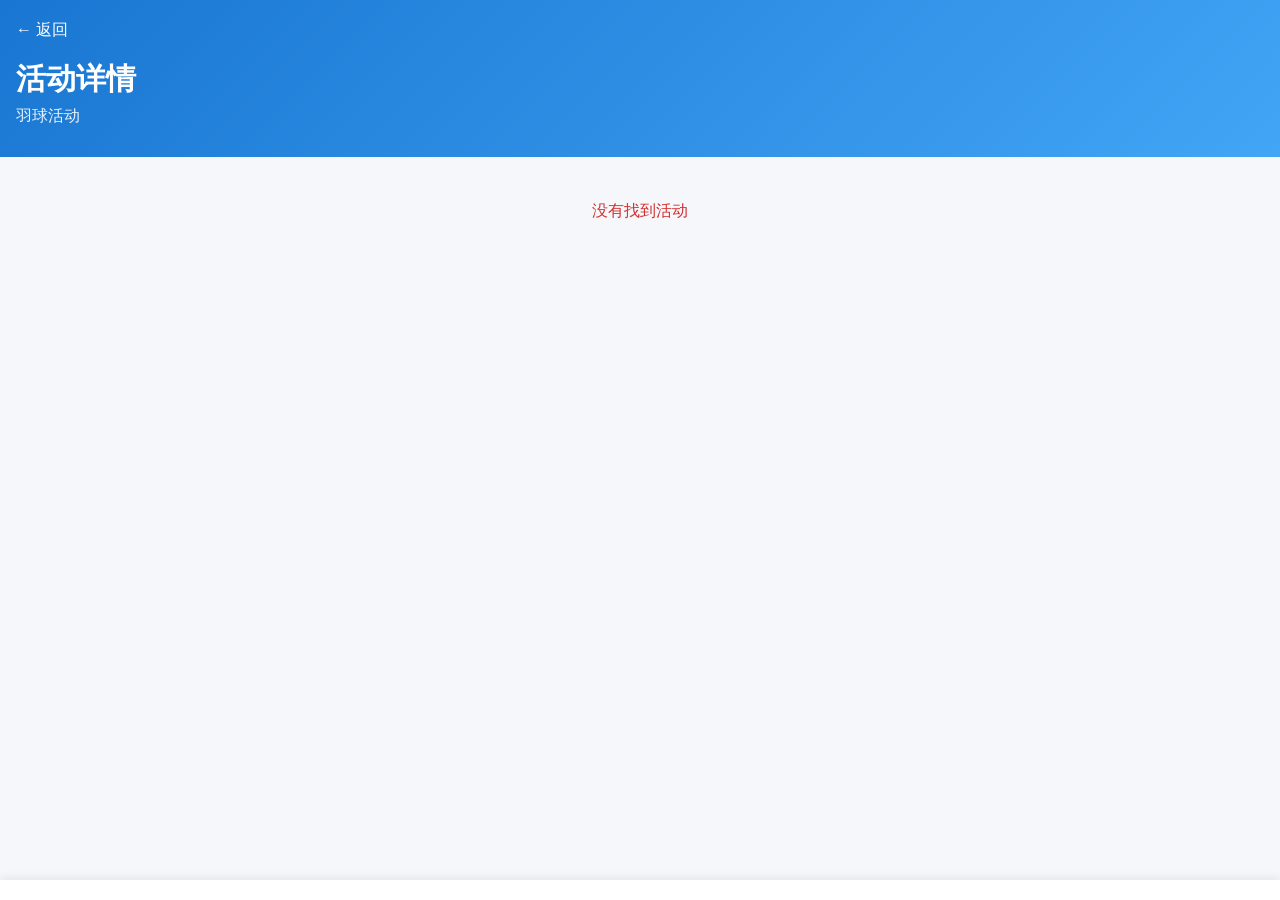
<file: activity.html>
<!doctype html>
<html lang="zh-CN">
  <head>
    <meta charset="UTF-8" />

    <meta name="viewport" content="width=device-width, initial-scale=1.0" />

    <title>活动详情</title>

    <style>
      * {
        box-sizing: border-box;
      }

      body {
        margin: 0;
        font-family:
          -apple-system, BlinkMacSystemFont, "Segoe UI", "Noto Sans SC",
          "Noto Sans JP", sans-serif;
        background: #f5f7fa;
        color: #222;
      }

      .hero {
        background: linear-gradient(135deg, #1976d2, #42a5f5);
        color: white;
        padding: 20px 16px 30px;
        position: relative;
      }

      .back-button {
        display: inline-block;
        color: white;
        text-decoration: none;
        font-size: 16px;
        margin-bottom: 18px;
      }

      .hero-title {
        font-size: 30px;
        font-weight: 700;
        line-height: 1.3;
        margin: 0 0 8px;
      }

      .hero-subtitle {
        font-size: 16px;
        opacity: 0.9;
        margin: 0;
      }

      .content {
        max-width: 800px;
        margin: 0 auto;
        padding: 14px 10px 110px;
      }

      .card {
        background: white;
        border-radius: 14px;
        padding: 16px;
        margin-bottom: 12px;
        box-shadow: 0 2px 8px rgba(0, 0, 0, 0.06);
      }

      .info-grid {
        display: grid;
        grid-template-columns: 1fr 1fr;
        gap: 12px;
      }

      .info-item {
        min-width: 0;
      }

      .info-label {
        font-size: 13px;
        color: #777;
        margin-bottom: 5px;
      }

      .info-value {
        font-size: 16px;
        font-weight: 600;
        word-break: break-word;
      }

      .count-card {
        text-align: center;
      }

      .count-number {
        font-size: 38px;
        font-weight: 700;
        color: #1976d2;
      }

      .count-label {
        font-size: 14px;
        color: #666;
      }

      .progress {
        height: 10px;
        background: #e5e7eb;
        border-radius: 10px;
        overflow: hidden;
        margin: 14px 0 8px;
      }

      .progress-bar {
        height: 100%;
        background: #1976d2;
        width: 0%;
        transition: width 0.3s;
      }

      .remaining {
        font-size: 15px;
        color: #555;
      }

      .section-title {
        font-size: 18px;
        font-weight: 700;
        margin: 0 0 12px;
      }

      .description {
        white-space: pre-line;
        line-height: 1.7;
        font-size: 15px;
      }

      .venue-name {
        font-size: 18px;
        font-weight: 700;
        margin-bottom: 10px;
      }

      .venue-detail {
        line-height: 1.7;
        font-size: 14px;
        color: #555;
        white-space: pre-line;
      }

      .participants {
        overflow-x: auto;
      }

      table {
        width: 100%;
        border-collapse: collapse;
        min-width: 0;
        table-layout: fixed;
      }

      th,
      td {
        padding: 7px 4px;
        border-bottom: 1px solid #eee;
        text-align: left;
        font-size: 13px;
        word-break: break-word;
        overflow-wrap: anywhere;
      }

      th:nth-child(1),
      td:nth-child(1) {
        width: 32px;
      }

      /* 名前列加宽 */
      th:nth-child(2),
      td:nth-child(2) {
        width: 90px;
      }

      th:nth-child(3),
      td:nth-child(3) {
        width: 42px;
      }

      th:nth-child(4),
      td:nth-child(4) {
        width: 90px;
      }

      th:nth-child(5),
      td:nth-child(5) {
        width: auto;
      }

      th {
        color: #666;
        font-weight: 600;
      }

      /* =========================
         Status 颜色
         ========================= */

      .status-confirmed {
        color: #2e7d32;
        font-weight: 700;
      }

      .status-waitlist {
        color: #e65c00;
        font-weight: 700;
      }

      .empty {
        text-align: center;
        color: #888;
        padding: 20px 10px;
      }

      .error {
        color: #d32f2f;
        text-align: center;
        padding: 30px 10px;
      }

      .register-area {
        position: fixed;
        left: 0;
        right: 0;
        bottom: 0;
        background: rgba(255, 255, 255, 0.96);
        padding: 10px;
        box-shadow: 0 -2px 10px rgba(0, 0, 0, 0.08);
        z-index: 100;
      }

      .register-btn {
        display: block;
        max-width: 800px;
        margin: 0 auto;
        background: #1976d2;
        color: white;
        text-align: center;
        text-decoration: none;
        padding: 15px;
        border-radius: 12px;
        font-size: 18px;
        font-weight: 700;
      }

      .loading {
        text-align: center;
        color: #777;
        padding: 40px 10px;
      }

      @media (max-width: 600px) {
        .hero {
          padding: 16px 12px 24px;
        }

        .hero-title {
          font-size: 24px;
        }

        .hero-subtitle {
          font-size: 14px;
        }

        .content {
          padding: 10px 7px 100px;
        }

        .card {
          padding: 14px;
          border-radius: 12px;
        }

        .info-value {
          font-size: 15px;
        }

        .count-number {
          font-size: 34px;
        }

        .register-btn {
          font-size: 17px;
          padding: 14px;
        }
      }
    </style>

    <script src="./db.js"></script>
  </head>

  <body>
    <div class="hero">
      <a id="backButton" class="back-button" href="./index.html"> ← 返回 </a>

      <h1 id="heroTitle" class="hero-title">活动详情</h1>

      <p id="heroSubtitle" class="hero-subtitle">羽球活动</p>
    </div>

    <main class="content">
      <div id="result">
        <div class="loading">正在读取活动信息...</div>
      </div>
    </main>

    <div id="registerArea" class="register-area"></div>

    <script>
      const GAS_URL =
        "https://script.google.com/macros/s/AKfycbytMNkX7m-3KE79Izj1i4o2TucGVoJB6vAqjsl3RjTxe-bPfkKWBwHh_gg3Ag4guLgGtg/exec";

      const params = new URLSearchParams(window.location.search);

      const activityID = params.get("id") || "";

      const LANG = localStorage.getItem("language") || "zh";

      const I18N = {
        zh: {
          title: "活动详情",
          subtitle: "羽球活动",
          back: "← 返回",
          date: "日期",
          time: "时间",
          venue: "场地",
          fee: "费用",
          joined: "已报名",
          remaining: "剩余名额",
          venueInfo: "📍 场地信息",
          description: "📋 活动说明",
          participants: "👥 已报名人员",
          noParticipants: "暂时没有报名人员",
          register: "📝 我要报名",
          loading: "正在读取活动信息...",
          error: "读取活动失败",
          noActivity: "没有找到活动",
        },

        ja: {
          title: "イベント詳細",
          subtitle: "バドミントンイベント",
          back: "← 戻る",
          date: "日付",
          time: "時間",
          venue: "会場",
          fee: "参加費",
          joined: "申込み済み",
          remaining: "残り枠",
          venueInfo: "📍 会場情報",
          description: "📋 イベント説明",
          participants: "👥 申込み済み",
          noParticipants: "まだ申込みはありません",
          register: "📝 申し込む",
          loading: "イベント情報を読み込んでいます...",
          error: "イベント情報の取得に失敗しました",
          noActivity: "イベントが見つかりません",
        },
      };

      const t = function (key) {
        return I18N[LANG]?.[key] || I18N.zh[key] || key;
      };

      function applyLanguage() {
        document.documentElement.lang = LANG === "ja" ? "ja" : "zh-CN";

        document.title = t("title");

        document.getElementById("backButton").textContent = t("back");

        document.getElementById("heroTitle").textContent = t("title");

        document.getElementById("heroSubtitle").textContent = t("subtitle");
      }

      function formatDate(value) {
        if (!value) return "";

        const d = new Date(value);

        if (isNaN(d.getTime())) {
          return value;
        }

        return (
          d.getFullYear() +
          "/" +
          String(d.getMonth() + 1).padStart(2, "0") +
          "/" +
          String(d.getDate()).padStart(2, "0")
        );
      }

      function formatTime(value) {
        if (!value) return "";

        return String(value).substring(0, 5);
      }

      function escapeHtml(value) {
        return String(value ?? "")
          .replace(/&/g, "&amp;")
          .replace(/</g, "&lt;")
          .replace(/>/g, "&gt;")
          .replace(/"/g, "&quot;")
          .replace(/'/g, "&#039;");
      }

      // ==========================================
      // Status 样式
      // ==========================================

      function getStatusClass(status) {
        const value = String(status || "")
          .trim()
          .toUpperCase();

        if (value === "CONFIRMED") {
          return "status-confirmed";
        }

        if (value === "WAITLIST") {
          return "status-waitlist";
        }

        return "";
      }

      async function loadActivity() {
        const result = document.getElementById("result");

        if (!activityID) {
          result.innerHTML = `<div class="error">${t("noActivity")}</div>`;
          return;
        }

        let hasLocalCache = false;

        try {
          const detailCache = await dbGet("activityDetails", activityID);

          if (detailCache && detailCache.Detail) {
            hasLocalCache = true;

            console.log("本地完整活动详情缓存:", detailCache.Detail);

            renderActivity(detailCache.Detail);
          }

          if (!hasLocalCache) {
            const activities = await dbGetAll("activities");

            const cachedActivity = activities.find(function (activity) {
              return String(activity.ActivityID) === String(activityID);
            });

            if (cachedActivity) {
              hasLocalCache = true;

              console.log("本地基本活动缓存:", cachedActivity);

              const cachedData = {
                Activity: cachedActivity,

                Venue: {
                  Name: cachedActivity.VenueName || "",
                },

                Count: {},

                Participants: [],
              };

              renderActivity(cachedData);
            }
          }
        } catch (error) {
          console.error("读取本地活动缓存失败:", error);
        }

        try {
          console.log(
            hasLocalCache
              ? "已有本地缓存，开始后台更新活动详情..."
              : "没有本地缓存，开始获取活动详情...",
          );

          const response = await fetch(GAS_URL, {
            method: "POST",

            headers: {
              "Content-Type": "text/plain;charset=utf-8",
            },

            body: JSON.stringify({
              action: "pwaCheckin",
              type: "getActivityDetail",
              activityID: activityID,
            }),
          });

          if (!response.ok) {
            throw new Error("HTTP " + response.status);
          }

          const data = await response.json();

          console.log("后台活动详情返回:", data);

          try {
            await dbPut("activityDetails", {
              ActivityID: activityID,
              Detail: data,
            });

            console.log("完整活动详情已更新到 IndexedDB:", activityID);
          } catch (error) {
            console.error("保存活动详情缓存失败:", error);
          }

          renderActivity(data);

          console.log("活动详情后台更新完成:", activityID);
        } catch (error) {
          console.warn("后台更新活动详情失败:", error);

          if (hasLocalCache) {
            console.log("网络不可用，继续使用本地活动缓存");
            return;
          }

          result.innerHTML = `
            <div class="error">
              ${t("error")}
              <br>
              <small>
                ${escapeHtml(error.message)}
              </small>
            </div>
          `;
        }
      }

      function renderActivity(data) {
        const result = document.getElementById("result");

        if (!data || !data.Activity) {
          result.innerHTML = `<div class="error">${t("noActivity")}</div>`;
          return;
        }

        const a = data.Activity;
        const v = data.Venue || {};
        const c = data.Count || {};
        const participants = data.Participants || [];

        document.getElementById("heroTitle").textContent =
          a.Title || t("title");

        let html = `
          <div class="card">

            <div class="info-grid">

              <div class="info-item">
                <div class="info-label">
                  ${t("date")}
                </div>

                <div class="info-value">
                  📅 ${escapeHtml(formatDate(a.Date))}
                </div>
              </div>

              <div class="info-item">
                <div class="info-label">
                  ${t("time")}
                </div>

                <div class="info-value">
                  ⏰ ${escapeHtml(formatTime(a.StartTime))}
                  ～
                  ${escapeHtml(formatTime(a.EndTime))}
                </div>
              </div>

              <div class="info-item">
                <div class="info-label">
                  ${t("venue")}
                </div>

                <div class="info-value">
                  📍 ${escapeHtml(v.Name || "")}
                </div>
              </div>

              <div class="info-item">
                <div class="info-label">
                  ${t("fee")}
                </div>

                <div class="info-value">
                  💰 ${escapeHtml(a.Fee || 0)}
                </div>
              </div>

            </div>

          </div>

          <div class="card count-card">

            <div class="section-title">
              ${t("joined")}
            </div>

            <div class="count-number">
              ${Number(c.Joined || 0)}
              /
              ${Number(a.Capacity || 0)}
            </div>

            <div class="count-label">
              ${t("joined")}
            </div>

            <div class="progress">
              <div
                class="progress-bar"
                style="
                  width:${getProgress(c.Joined, a.Capacity)}%;
                "
              ></div>
            </div>

            <div class="remaining">
              ${t("remaining")}：
              ${Math.max(0, Number(c.Remaining || 0))}
            </div>

          </div>
        `;

        if (a.Description) {
          html += `
            <div class="card">

              <div class="section-title">
                ${t("description")}
              </div>

              <div class="description">
                ${escapeHtml(a.Description)}
              </div>

            </div>
          `;
        }

        if (v.Name || v.Address || v.Description || v.Access || v.Parking) {
          html += `
            <div class="card">

              <div class="section-title">
                ${t("venueInfo")}
              </div>

              <div class="venue-name">
                ${escapeHtml(v.Name || "")}
              </div>

              <div class="venue-detail">
          `;

          if (v.Address) {
            html += "📍 " + escapeHtml(v.Address) + "<br>";
          }

          if (v.Description) {
            html += escapeHtml(v.Description) + "<br>";
          }

          if (v.Access) {
            html += escapeHtml(v.Access) + "<br>";
          }

          if (v.Parking) {
            html += escapeHtml(v.Parking);
          }

          html += `
              </div>

            </div>
          `;
        }

        html += `
          <div class="card">

            <div class="section-title">
              ${t("participants")}
            </div>

            <div class="participants">
        `;

        if (!participants.length) {
          html += `
            <div class="empty">
              ${t("noParticipants")}
            </div>
          `;
        } else {
          html += `
            <table>

              <thead>

                <tr>
                  <th>#</th>
                  <th>名前</th>
                  <th>Level</th>
                  <th>Status</th>
                  <th>Message</th>
                </tr>

              </thead>

              <tbody>
          `;

          participants.forEach(function (p, index) {
            const status = String(p.Status || "").trim();

            const statusClass = getStatusClass(status);

            html += `
              <tr>

                <td>
                  ${index + 1}
                </td>

                <td>
                  ${escapeHtml(p.Name || "")}
                </td>

                <td>
                  ${escapeHtml(p.Level || "")}
                </td>

                <td class="${statusClass}">
                  ${escapeHtml(status)}
                </td>

                <td>
                  ${escapeHtml(p.Message || "")}
                </td>

              </tr>
            `;
          });

          html += `
              </tbody>

            </table>
          `;
        }

        html += `
            </div>

          </div>
        `;

        result.innerHTML = html;

        document.getElementById("registerArea").innerHTML = `
          <a
            class="register-btn"
            href="./registration.html?id=${encodeURIComponent(activityID)}"
          >
            ${t("register")}
          </a>
        `;
      }

      function getProgress(joined, capacity) {
        const j = Number(joined || 0);
        const c = Number(capacity || 0);

        if (c <= 0) return 0;

        return Math.min(100, Math.max(0, (j / c) * 100));
      }

      applyLanguage();
      loadActivity();
    </script>
  </body>
</html>
</file>
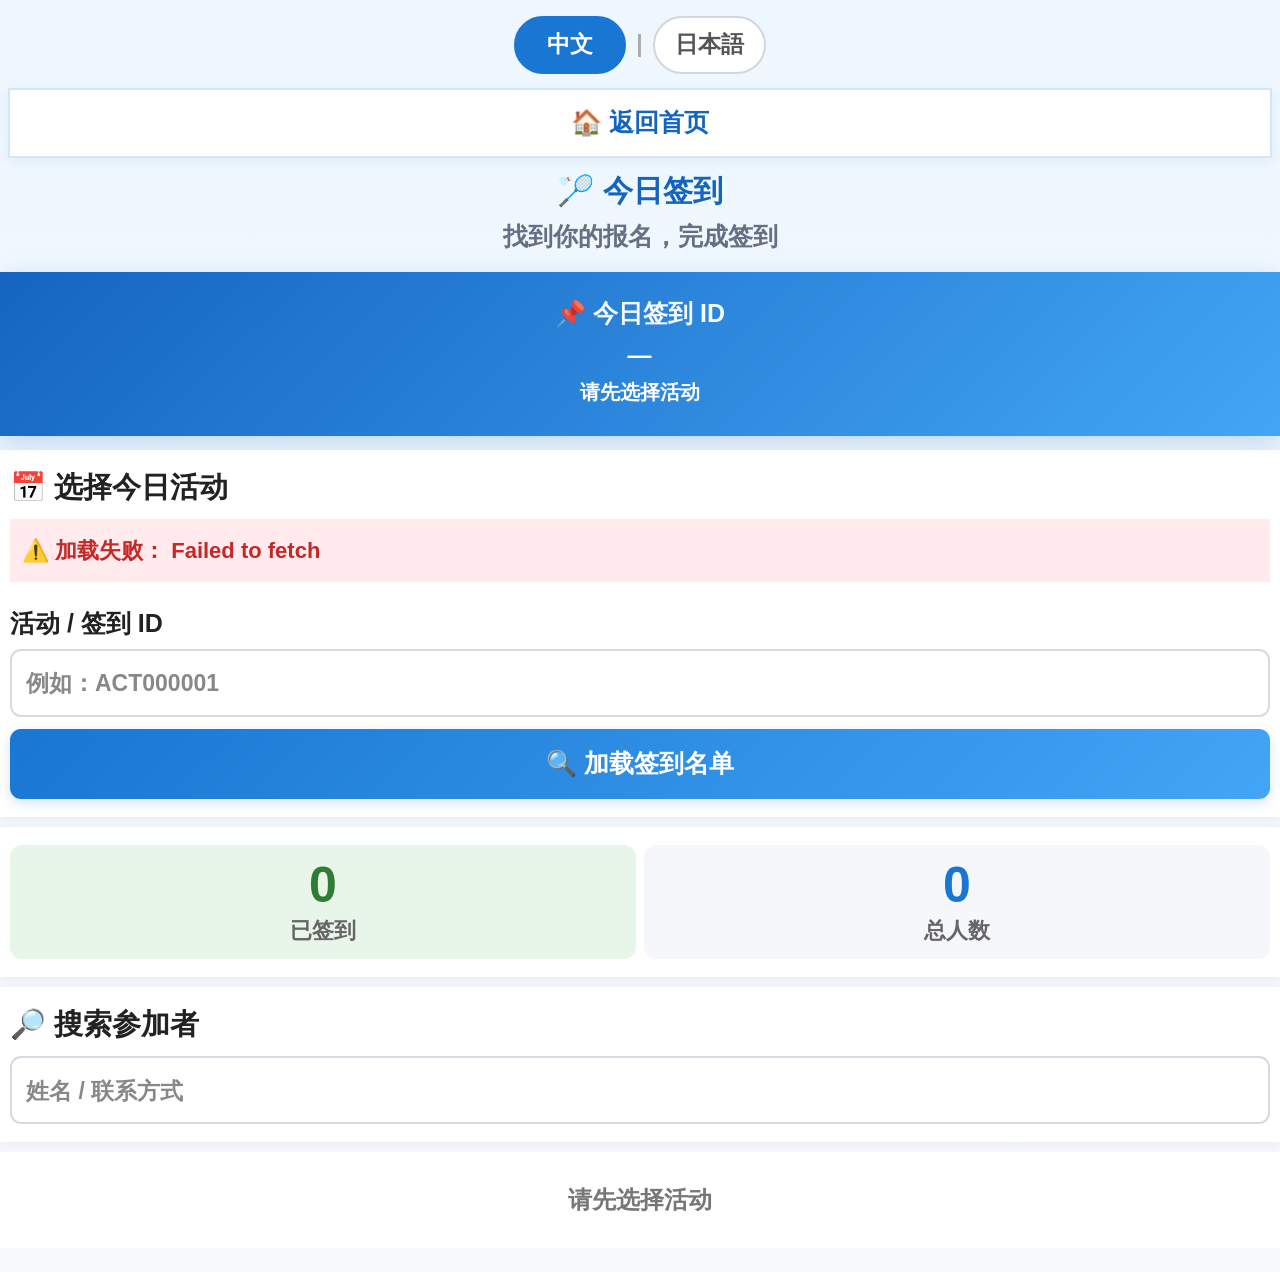
<file: checkin.html>
<!doctype html>
<html>
  <head>
    <meta
      name="viewport"
      content="width=device-width, initial-scale=1.0, maximum-scale=1.0, viewport-fit=cover"
    />

    <style>
      *,
      *::before,
      *::after {
        box-sizing: border-box;
      }

      html,
      body {
        width: 100%;
        max-width: 100%;
        min-width: 0;
        margin: 0;
        padding: 0;
        overflow-x: hidden;
      }

      html {
        background: linear-gradient(180deg, #eef7ff 0%, #f7f9fc 100%);
      }

      body {
        min-height: 100dvh;

        font-family:
          -apple-system, BlinkMacSystemFont, "Segoe UI", Arial, sans-serif;

        color: #222;

        background: linear-gradient(180deg, #eef7ff 0%, #f7f9fc 100%);

        overflow-x: hidden;

        padding-top: env(safe-area-inset-top);
        padding-bottom: env(safe-area-inset-bottom);

        font-size: 22px;
        line-height: 1.55;

        -webkit-text-size-adjust: 100%;
      }

      .container {
        width: 100%;
        max-width: none;

        min-height: 100vh;
        min-height: 100dvh;

        margin: 0;

        padding: 8px 0 24px;
      }

      .header {
        width: 100%;
        text-align: center;
        padding: 8px 8px 18px;
      }

      .header-title {
        margin: 0;

        font-size: 30px;
        line-height: 1.25;

        font-weight: 900;

        color: #1565c0;
      }

      .header-subtitle {
        margin: 8px 0 0;

        font-size: 25px;
        line-height: 1.45;

        font-weight: 700;

        color: #667085;
      }

      .language-switcher {
        display: flex;

        justify-content: center;
        align-items: center;

        gap: 10px;

        margin-bottom: 14px;
      }

      .language-button {
        width: auto;

        min-width: 112px;
        min-height: 58px;

        margin: 0;
        padding: 10px 20px;

        border: 2px solid #d0d7de;
        border-radius: 999px;

        background: #fff;
        color: #555;

        font-size: 23px;
        font-weight: 900;
      }

      .language-button.active {
        background: #1976d2;
        border-color: #1976d2;
        color: #fff;
      }

      .language-divider {
        color: #aaa;
        font-size: 23px;
        font-weight: 700;
      }

      .home-button {
        width: 100%;

        min-height: 70px;

        margin: 0 0 14px;

        padding: 12px;

        border: 2px solid #d8e5f2;
        border-radius: 0;

        background: #fff;
        color: #1565c0;

        font-size: 25px;
        font-weight: 900;

        box-shadow: 0 3px 12px rgba(21, 101, 192, 0.08);
      }

      .checkin-id-card {
        width: 100%;

        margin-bottom: 14px;

        padding: 24px 10px;

        text-align: center;

        color: #fff;

        background: linear-gradient(135deg, #1565c0, #42a5f5);

        border-radius: 0;

        box-shadow: 0 8px 24px rgba(21, 101, 192, 0.22);
      }

      .checkin-id-label {
        margin-bottom: 8px;

        font-size: 25px;
        line-height: 1.4;

        font-weight: 800;

        opacity: 0.95;
      }

      .checkin-id {
        font-size: 24px;
        line-height: 1.3;

        font-weight: 800;

        letter-spacing: 1px;

        word-break: break-all;
      }

      .checkin-activity-title {
        margin-top: 8px;

        font-size: 20px;
        line-height: 1.4;

        font-weight: 800;
      }

      .checkin-date {
        margin-top: 6px;

        font-size: 23px;
        line-height: 1.4;

        font-weight: 700;

        opacity: 0.95;
      }

      .card,
      .member-card,
      .empty {
        width: 100%;
        background: #fff;
      }

      .card {
        margin-bottom: 10px;

        padding: 18px 10px;

        border-radius: 0;

        box-shadow: 0 3px 12px rgba(0, 0, 0, 0.05);
      }

      .card-title {
        margin-bottom: 12px;

        font-size: 29px;
        line-height: 1.35;

        font-weight: 900;
      }

      label {
        display: block;

        margin-top: 14px;

        font-size: 25px;
        line-height: 1.4;

        font-weight: 900;
      }

      input,
      select {
        display: block;

        width: 100%;

        min-height: 68px;

        margin-top: 8px;

        padding: 12px 14px;

        border: 2px solid #d5dbe3;
        border-radius: 11px;

        background: #fff;
        color: #222;

        font-size: 24px;
        line-height: 1.4;

        font-weight: 600;

        outline: none;

        -webkit-text-size-adjust: 100%;
      }

      input:focus,
      select:focus {
        border-color: #1976d2;

        box-shadow: 0 0 0 4px rgba(25, 118, 210, 0.12);
      }

      input::placeholder {
        color: #888;
        opacity: 1;
        font-size: 23px;
      }

      button {
        width: 100%;

        min-height: 70px;

        margin-top: 12px;

        padding: 12px 14px;

        border: 0;

        border-radius: 11px;

        background: #1976d2;
        color: #fff;

        font-size: 25px;

        line-height: 1.35;

        font-weight: 900;

        cursor: pointer;

        -webkit-tap-highlight-color: transparent;

        touch-action: manipulation;
      }

      button:active {
        transform: scale(0.985);
      }

      button:disabled {
        opacity: 0.55;
        cursor: not-allowed;
        transform: none;
      }

      .load-button {
        background: linear-gradient(135deg, #1976d2, #42a5f5);

        box-shadow: 0 4px 12px rgba(25, 118, 210, 0.18);
      }

      .today-activity-list {
        display: grid;

        gap: 8px;

        margin-top: 12px;
      }

      .activity-option {
        width: 100%;

        min-height: 82px;

        margin: 0;

        padding: 12px;

        text-align: left;

        background: #f7faff;
        color: #123;

        border: 2px solid #d9e8f8;

        border-radius: 10px;
      }

      .activity-option.active {
        background: #e3f2fd;

        border-color: #1976d2;

        color: #0d47a1;
      }

      .activity-option-title {
        font-size: 20px;

        line-height: 1.35;

        font-weight: 800;
      }

      .activity-option-info {
        margin-top: 4px;

        color: #666;

        font-size: 21px;

        line-height: 1.45;

        font-weight: 600;
      }

      .summary {
        display: grid;

        grid-template-columns: 1fr 1fr;

        gap: 8px;
      }

      .summary-box {
        padding: 14px 8px;

        text-align: center;

        background: #f5f7fa;

        border-radius: 12px;
      }

      .summary-box.checked-summary {
        background: #e8f5e9;
      }

      .summary-number {
        color: #1976d2;

        font-size: 50px;

        line-height: 1.05;

        font-weight: 900;
      }

      .checked-summary .summary-number {
        color: #2e7d32;
      }

      .summary-label {
        margin-top: 5px;

        color: #666;

        font-size: 22px;

        line-height: 1.3;

        font-weight: 800;
      }

      .search-input {
        margin-top: 0;
      }

      .member-card {
        margin-bottom: 9px;

        padding: 16px 12px;

        border-left: 7px solid #bdbdbd;

        border-radius: 0;

        box-shadow: 0 3px 12px rgba(0, 0, 0, 0.05);
      }

      .member-card.checked {
        background: #f0fff3;

        border-left-color: #2e7d32;
      }

      .member-name {
        margin-bottom: 7px;

        font-size: 34px;

        line-height: 1.25;

        font-weight: 900;

        word-break: break-word;
      }

      .member-info {
        color: #555;

        font-size: 23px;

        line-height: 1.55;

        font-weight: 600;
      }

      .member-status {
        display: inline-block;

        margin-top: 9px;

        padding: 7px 13px;

        border-radius: 999px;

        font-size: 21px;

        line-height: 1.3;

        font-weight: 900;
      }

      .status-not {
        background: #fff3e0;

        color: #ef6c00;
      }

      .status-checked {
        background: #c8e6c9;

        color: #1b5e20;
      }

      .payment-select {
        margin-top: 12px;
      }

      .checkin-button {
        min-height: 76px;

        margin-top: 12px;

        background: linear-gradient(135deg, #2e7d32, #43a047);

        font-size: 27px;

        box-shadow: 0 4px 12px rgba(46, 125, 50, 0.18);
      }

      .checkin-button.loading {
        background: #78909c;
      }

      .empty {
        padding: 30px 12px;

        text-align: center;

        color: #777;

        font-size: 24px;

        line-height: 1.5;

        font-weight: 700;
      }

      .error,
      .success-message {
        width: 100%;

        margin-bottom: 10px;

        padding: 15px 12px;

        border-radius: 0;

        font-size: 22px;

        line-height: 1.5;

        font-weight: 800;
      }

      .error {
        background: #ffebee;
        color: #c62828;
      }

      .success-message {
        background: #e8f5e9;

        color: #2e7d32;

        font-size: 24px;

        font-weight: 900;
      }

      @media (max-width: 600px) {
        html,
        body {
          width: 100%;
          max-width: 100%;

          margin: 0;

          padding-left: 0;
          padding-right: 0;

          overflow-x: hidden;
        }

        body {
          width: 100%;
        }

        .container {
          width: 100%;

          margin: 0;

          padding: 6px 0 22px;
        }

        .header,
        .card,
        .member-card,
        .checkin-id-card,
        .home-button,
        .error,
        .success-message {
          width: 100%;
          max-width: none;
        }

        .header-title {
          font-size: 30px;
        }

        .header-subtitle {
          font-size: 25px;
        }

        .language-button {
          min-width: 112px;
          min-height: 58px;

          font-size: 23px;
        }

        .home-button {
          min-height: 70px;

          font-size: 25px;
        }

        .checkin-id {
          font-size: 24px;
        }

        .card {
          padding-left: 10px;
          padding-right: 10px;
        }

        .member-card {
          padding-left: 12px;
          padding-right: 12px;
        }
      }

      @media (max-width: 380px) {
        .header-title {
          font-size: 30px;
        }

        .header-subtitle {
          font-size: 22px;
        }

        .language-button {
          min-width: 100px;
          min-height: 54px;

          padding-left: 15px;
          padding-right: 15px;

          font-size: 21px;
        }

        .home-button {
          min-height: 66px;

          font-size: 23px;
        }

        .checkin-id {
          font-size: 24px;
        }

        .checkin-id-label {
          font-size: 22px;
        }

        .checkin-activity-title {
          font-size: 20px;
        }

        .checkin-date {
          font-size: 21px;
        }

        .card-title {
          font-size: 26px;
        }

        label {
          font-size: 23px;
        }

        input,
        select {
          min-height: 64px;

          font-size: 22px;
        }

        button {
          min-height: 66px;

          font-size: 23px;
        }

        .activity-option {
          min-height: 78px;
        }

        .activity-option-title {
          font-size: 20px;
        }

        .activity-option-info {
          font-size: 19px;
        }

        .summary-number {
          font-size: 44px;
        }

        .summary-label {
          font-size: 20px;
        }

        .member-name {
          font-size: 30px;
        }

        .member-info {
          font-size: 21px;
        }

        .member-status {
          font-size: 19px;
        }

        .checkin-button {
          min-height: 70px;

          font-size: 25px;
        }

        .empty {
          font-size: 22px;
        }
      }
    </style>
  </head>

  <body>
    <div class="container">
      <!-- =========================
           顶部
      ========================== -->
      <div class="header">
        <div class="language-switcher">
          <button
            type="button"
            id="langZh"
            class="language-button active"
            onclick="setLanguage('zh')"
          >
            中文
          </button>

          <span class="language-divider">|</span>

          <button
            type="button"
            id="langJa"
            class="language-button"
            onclick="setLanguage('ja')"
          >
            日本語
          </button>
        </div>

        <button
          type="button"
          class="home-button"
          onclick="goHome()"
          data-i18n="home"
        >
          🏠 返回首页
        </button>

        <h1 class="header-title" data-i18n="title">🏸 今日签到</h1>

        <div class="header-subtitle" data-i18n="subtitle">
          找到你的报名，完成签到
        </div>
      </div>

      <!-- =========================
           今日签到 ID
      ========================== -->
      <div class="checkin-id-card">
        <div class="checkin-id-label" data-i18n="todayCheckinID">
          📌 今日签到 ID
        </div>

        <div id="displayCheckinID" class="checkin-id">—</div>

        <div id="displayActivityTitle" class="checkin-activity-title">
          请先选择活动
        </div>

        <div id="displayDate" class="checkin-date"></div>
      </div>

      <!-- =========================
           活动选择
      ========================== -->
      <div class="card">
        <div class="card-title" data-i18n="selectActivity">📅 选择今日活动</div>

        <div id="todayActivityList" class="today-activity-list">
          <div class="empty" data-i18n="loading">正在读取今日活动……</div>
        </div>

        <label for="activityID" data-i18n="activityID"> 活动 / 签到 ID </label>

        <input
          id="activityID"
          type="text"
          placeholder="例如：ACT000001"
          data-i18n-placeholder="activityPlaceholder"
          autocomplete="off"
        />

        <button
          type="button"
          class="load-button"
          id="loadListButton"
          onclick="loadList()"
          data-i18n="loadList"
        >
          🔍 加载签到名单
        </button>
      </div>

      <!-- =========================
           统计
      ========================== -->
      <div class="card">
        <div class="summary">
          <div class="summary-box checked-summary">
            <div id="checkedCount" class="summary-number">0</div>

            <div class="summary-label" data-i18n="checked">已签到</div>
          </div>

          <div class="summary-box">
            <div id="totalCount" class="summary-number">0</div>

            <div class="summary-label" data-i18n="total">总人数</div>
          </div>
        </div>
      </div>

      <!-- =========================
           搜索
      ========================== -->
      <div class="card">
        <div class="card-title" data-i18n="search">🔎 搜索参加者</div>

        <input
          id="keyword"
          class="search-input"
          type="text"
          placeholder="姓名 / 联系方式"
          data-i18n-placeholder="searchPlaceholder"
          oninput="search()"
        />
      </div>

      <!-- =========================
           消息
      ========================== -->
      <div id="messageArea"></div>

      <!-- =========================
           名单
      ========================== -->
      <div id="list">
        <div class="empty" data-i18n="pleaseSelect">请先选择活动</div>
      </div>
    </div>

    <!-- =====================================================
         主程序
    ====================================================== -->

    <script>
      /* =====================================================
         GAS
      ====================================================== */

      const GAS_URL =
        "https://script.google.com/macros/s/AKfycbytMNkX7m-3KE79Izj1i4o2TucGVoJB6vAqjsl3RjTxe-bPfkKWBwHh_gg3Ag4guLgGtg/exec";

      /* =====================================================
         配置
      ====================================================== */

      const CONFIG = {
        // 活动缓存有效时间
        activityCacheTTL: 60 * 1000,

        // 活动缓存时间戳存储键
        activityCacheKey: "activities_cache_meta",

        // 请求超时
        requestTimeout: 15000,

        // 消息显示时间
        messageDuration: 3500,
      };

      /* =====================================================
         翻译
      ====================================================== */

      const I18N = {
        zh: {
          home: "🏠 返回首页",

          title: "🏸 今日签到",

          subtitle: "找到你的报名，完成签到",

          todayCheckinID: "📌 今日签到 ID",

          selectActivity: "📅 选择今日活动",

          activityID: "活动 / 签到 ID",

          activityPlaceholder: "例如：ACT000001",

          loadList: "🔍 加载签到名单",

          loadingList: "正在加载签到名单……",

          checked: "已签到",

          total: "总人数",

          search: "🔎 搜索参加者",

          searchPlaceholder: "姓名 / 联系方式",

          pleaseSelect: "请先选择活动",

          loading: "正在读取今日活动……",

          noTodayActivity: "今天没有可签到的活动",

          noMembers: "没有找到参加者",

          notChecked: "⏳ 未签到",

          checkedStatus: "✅ 已签到",

          level: "等级",

          payment: "付款方式",

          cash: "现金",

          paypay: "PayPay",

          unpaid: "未付款",

          free: "免费",

          checkin: "✅ 签到",

          checking: "正在签到……",

          checkinSuccess: "签到成功",

          loadFailed: "加载失败：",

          checkinFailed: "签到失败：",

          activityNotFound: "没有找到这个活动",

          activityLoaded: "签到名单已加载",

          today: "今天",

          members: "人",

          offlineSaved: "📴 签到已保存，网络恢复后会自动同步。",
          missingRegistrationID: "签到失败：缺少报名 ID",
          paymentMethodNotFound: "签到失败：找不到付款方式",
          requestTimeout: "服务器请求超时，请检查网络",
          noServerData: "服务器没有返回数据",
          responseFormatError: "服务器返回格式错误",
        },

        ja: {
          home: "🏠 ホームに戻る",

          title: "🏸 本日のチェックイン",

          subtitle: "参加者を確認してチェックイン",

          todayCheckinID: "📌 本日のチェックイン ID",

          selectActivity: "📅 本日のイベントを選択",

          activityID: "イベント / チェックイン ID",

          activityPlaceholder: "例：ACT000001",

          loadList: "🔍 参加者一覧を読み込む",

          loadingList: "参加者一覧を読み込んでいます……",

          checked: "チェックイン済み",

          total: "参加人数",

          search: "🔎 参加者を検索",

          searchPlaceholder: "名前 / 連絡先",

          pleaseSelect: "イベントを選択してください",

          loading: "本日のイベントを読み込んでいます……",

          noTodayActivity: "本日のチェックイン可能なイベントはありません",

          noMembers: "参加者が見つかりません",

          notChecked: "⏳ 未チェックイン",

          checkedStatus: "✅ チェックイン済み",

          level: "レベル",

          payment: "支払い方法",

          cash: "現金",

          paypay: "PayPay",

          unpaid: "未払い",

          free: "無料",

          checkin: "✅ チェックイン",

          checking: "チェックイン中……",

          checkinSuccess: "チェックインしました",

          loadFailed: "読み込み失敗：",

          checkinFailed: "チェックイン失敗：",

          activityNotFound: "イベントが見つかりません",

          activityLoaded: "参加者一覧を読み込みました",

          today: "本日",

          members: "人",

          offlineSaved:
            "📴 チェックインを保存しました。通信復旧後に自動同期します。",
          missingRegistrationID: "チェックイン失敗：参加 ID がありません",
          paymentMethodNotFound: "チェックイン失敗：支払い方法が見つかりません",
          requestTimeout:
            "サーバーへの接続がタイムアウトしました。通信状態を確認してください",
          noServerData: "サーバーからデータが返されませんでした",
          responseFormatError: "サーバーの応答形式が正しくありません",
        },
      };

      /* =====================================================
         状态
      ====================================================== */

      let currentLanguage = localStorage.getItem("language") || "zh";

      let members = [];

      let allTodayActivities = [];

      let currentActivityID = "";

      let activityLoadingPromise = null;

      let listLoadingPromise = null;

      let currentListRequestID = 0;

      let currentActivityRequestID = 0;

      let syncRunning = false;

      /* =====================================================
         DOM
      ====================================================== */

      const $ = (id) => document.getElementById(id);

      /* =====================================================
         翻译
      ====================================================== */

      function t(key) {
        return I18N[currentLanguage]?.[key] ?? I18N.zh[key] ?? key;
      }

      function applyLanguage() {
        document.querySelectorAll("[data-i18n]").forEach((el) => {
          const key = el.dataset.i18n;

          if (I18N[currentLanguage]?.[key] !== undefined) {
            el.textContent = I18N[currentLanguage][key];
          }
        });

        document.querySelectorAll("[data-i18n-placeholder]").forEach((el) => {
          const key = el.dataset.i18nPlaceholder;

          if (I18N[currentLanguage]?.[key] !== undefined) {
            el.placeholder = I18N[currentLanguage][key];
          }
        });

        $("langZh").classList.toggle("active", currentLanguage === "zh");

        $("langJa").classList.toggle("active", currentLanguage === "ja");
      }

      function setLanguage(lang) {
        currentLanguage = I18N[lang] ? lang : "zh";

        localStorage.setItem("language", currentLanguage);

        applyLanguage();

        renderTodayActivities(allTodayActivities);

        if (members.length) {
          render(filterMembers());
        }
      }

      /* =====================================================
         首页
      ====================================================== */

      function goHome() {
        window.location.href = "./index.html";
      }

      /* =====================================================
         初始化
      ====================================================== */

      window.addEventListener("DOMContentLoaded", () => {
        applyLanguage();
        initializeCheckin();

        setTimeout(() => {
          processSyncQueue();
        }, 500);
      });

      async function initializeCheckin() {
        const params = new URLSearchParams(window.location.search);

        const preferredActivityID = params.get("activityID") || "";

        await loadTodayActivities(preferredActivityID);
      }

      /* =====================================================
         今日活动
      ====================================================== */

      async function getActivityCacheMeta() {
        try {
          return await dbGet("settings", CONFIG.activityCacheKey);
        } catch (error) {
          console.warn("[CHECKIN] 活动缓存元数据读取失败:", error);
          return null;
        }
      }

      async function setActivityCacheMeta() {
        try {
          await dbPut("settings", {
            key: CONFIG.activityCacheKey,
            updatedAt: Date.now(),
          });
        } catch (error) {
          console.warn("[CHECKIN] 活动缓存元数据保存失败:", error);
        }
      }

      function isActivityCacheFresh(meta) {
        const updatedAt = Number(meta?.updatedAt || 0);
        return (
          updatedAt > 0 && Date.now() - updatedAt < CONFIG.activityCacheTTL
        );
      }

      async function loadTodayActivities(preferredActivityID = "") {
        // 防止重复调用
        if (activityLoadingPromise) {
          return activityLoadingPromise;
        }

        activityLoadingPromise =
          loadTodayActivitiesInternal(preferredActivityID);

        try {
          return await activityLoadingPromise;
        } finally {
          activityLoadingPromise = null;
        }
      }

      async function loadTodayActivitiesInternal(preferredActivityID = "") {
        const box = $("todayActivityList");

        const today = getTodayString();

        box.innerHTML = `
          <div class="empty">
            ${escapeHtml(t("loading"))}
          </div>
        `;

        let cachedActivities = [];

        /* ---------------------------------------------
           1. 读取本地缓存
        --------------------------------------------- */

        try {
          cachedActivities = await dbGetAll("activities");
        } catch (error) {
          console.warn("[CHECKIN] IndexedDB activities 读取失败:", error);
        }

        const cachedToday = filterTodayActivities(cachedActivities, today);

        if (cachedToday.length) {
          console.log("[CHECKIN] 使用本地活动缓存:", cachedToday);

          allTodayActivities = cachedToday;

          renderTodayActivities(cachedToday);

          // 有明确 URL activityID
          if (preferredActivityID && findActivity(preferredActivityID)) {
            await selectActivity(preferredActivityID, {
              autoLoad: true,
            });
          }

          // 只有一个活动
          else if (cachedToday.length === 1 && !currentActivityID) {
            await selectActivity(cachedToday[0].ActivityID, {
              autoLoad: true,
            });
          }
        }

        /* ---------------------------------------------
           2. 网络刷新
        --------------------------------------------- */

        if (!navigator.onLine) {
          if (!cachedToday.length) {
            box.innerHTML = `
              <div class="empty">
                ${escapeHtml(t("noTodayActivity"))}
              </div>
            `;
          }

          return;
        }

        const activityCacheMeta = await getActivityCacheMeta();
        const cacheFresh = isActivityCacheFresh(activityCacheMeta);

        if (cachedToday.length && cacheFresh && !preferredActivityID) {
          console.log("[CHECKIN] 活动缓存仍有效，跳过本次网络刷新");
          return;
        }

        try {
          const activities = await gasRequest(
            {
              action: "pwaCheckin",
              type: "getActivities",
            },
            {
              timeout: CONFIG.requestTimeout,
            },
          );

          if (!Array.isArray(activities)) {
            throw new Error("活动数据格式错误");
          }

          /* ---------------------------------------------
             保存缓存
          --------------------------------------------- */

          try {
            await dbPutAll("activities", activities);
            await setActivityCacheMeta();
          } catch (cacheError) {
            console.warn("[CHECKIN] 活动缓存保存失败:", cacheError);
          }

          const freshToday = filterTodayActivities(activities, today);

          const oldIDs = getActivityIDs(allTodayActivities);

          const newIDs = getActivityIDs(freshToday);

          const activitiesChanged = !sameArray(oldIDs, newIDs);

          allTodayActivities = freshToday;

          renderTodayActivities(freshToday);

          if (!freshToday.length) {
            box.innerHTML = `
              <div class="empty">
                📅 ${escapeHtml(t("noTodayActivity"))}
              </div>
            `;

            return;
          }

          /* ---------------------------------------------
             关键优化：

             如果缓存阶段已经自动选择过同一个活动，
             网络刷新后绝对不要再次 loadList()
          --------------------------------------------- */

          let targetActivityID = preferredActivityID || currentActivityID;

          if (!targetActivityID && freshToday.length === 1) {
            targetActivityID = freshToday[0].ActivityID;
          }

          if (targetActivityID && findActivity(targetActivityID)) {
            const alreadySelected =
              String(currentActivityID) === String(targetActivityID);

            if (!alreadySelected) {
              await selectActivity(targetActivityID, {
                autoLoad: true,
              });
            } else {
              updateActivityHeader();
            }
          }

          console.log("[CHECKIN] 今日活动刷新完成", {
            changed: activitiesChanged,
            count: freshToday.length,
          });
        } catch (error) {
          console.error("[CHECKIN] 今日活动网络刷新失败:", error);

          // 有缓存就继续使用缓存
          if (cachedToday.length) {
            console.log("[CHECKIN] 网络失败，继续使用缓存");

            return;
          }

          box.innerHTML = `
            <div class="error">
              ⚠️
              ${escapeHtml(t("loadFailed"))}
              ${escapeHtml(error?.message || String(error))}
            </div>
          `;
        }
      }

      function filterTodayActivities(activities, today) {
        if (!Array.isArray(activities)) {
          return [];
        }

        return activities.filter((activity) => {
          return String(activity.Date || "").substring(0, 10) === today;
        });
      }

      function getActivityIDs(activities) {
        return (activities || [])
          .map((activity) => String(activity.ActivityID || ""))
          .sort();
      }

      function sameArray(a, b) {
        if (a.length !== b.length) {
          return false;
        }

        return a.every((value, index) => value === b[index]);
      }

      function renderTodayActivities(list) {
        const box = $("todayActivityList");

        box.innerHTML = "";

        if (!list?.length) {
          box.innerHTML = `
            <div class="empty">
              📅 ${escapeHtml(t("noTodayActivity"))}
            </div>
          `;

          return;
        }

        const fragment = document.createDocumentFragment();

        list.forEach((activity) => {
          const button = document.createElement("button");

          button.type = "button";

          button.className = "activity-option";

          if (String(activity.ActivityID) === String(currentActivityID)) {
            button.classList.add("active");
          }

          const title = activity.Title || "🏸";

          const date = formatDate(activity.ActivityDate || activity.Date);

          const time = activity.StartTime
            ? `　⏰ ${escapeHtml(activity.StartTime)}`
            : "";

          const end = activity.EndTime
            ? ` - ${escapeHtml(activity.EndTime)}`
            : "";

          button.innerHTML = `

              <div class="activity-option-title">
                🏸 ${escapeHtml(title)}
              </div>

              <div class="activity-option-info">

                📅 ${escapeHtml(date)}

                ${time}${end}

                <br>

                🆔 ${escapeHtml(activity.ActivityID || "")}

              </div>

            `;

          button.onclick = () =>
            selectActivity(activity.ActivityID, {
              autoLoad: true,
            });

          fragment.appendChild(button);
        });

        box.appendChild(fragment);
      }

      /* =====================================================
         选择活动
      ====================================================== */

      async function selectActivity(activityID, options = {}) {
        const id = String(activityID || "").trim();

        if (!id) {
          return;
        }

        const changed = currentActivityID !== id;

        currentActivityID = id;

        $("activityID").value = id;

        $("displayCheckinID").textContent = id;

        updateActivityHeader();

        renderTodayActivities(allTodayActivities);

        if (options.autoLoad && (changed || members.length === 0)) {
          await loadList(id, {
            force: false,
          });
        }
      }

      function findActivity(activityID) {
        return (
          allTodayActivities.find(
            (activity) => String(activity.ActivityID) === String(activityID),
          ) || null
        );
      }

      function updateActivityHeader() {
        const activity = findActivity(currentActivityID);

        if (!activity) {
          $("displayActivityTitle").textContent =
            currentLanguage === "ja"
              ? "イベントを選択してください"
              : "请先选择活动";

          $("displayDate").textContent = "";

          return;
        }

        $("displayActivityTitle").textContent = "🏸 " + (activity.Title || "");

        const fee = Number(activity.Fee || 0);

        const feeText =
          currentLanguage === "ja"
            ? "参加費：" + fee + "円"
            : "参加费：" + fee + "円";

        $("displayDate").textContent =
          "📅 " +
          formatDate(activity.ActivityDate || activity.Date) +
          "　💰 " +
          feeText;
      }

      /* =====================================================
         签到名单
      ====================================================== */

      async function loadList(forcedID = "", options = {}) {
        const id = String(forcedID || $("activityID").value || "").trim();

        if (!id) {
          showMessage(t("activityNotFound"), true);

          return;
        }

        currentActivityID = id;

        $("activityID").value = id;

        $("displayCheckinID").textContent = id;

        updateActivityHeader();

        /* ---------------------------------------------
           防止同一个 ID 同时发多个请求
        --------------------------------------------- */

        if (listLoadingPromise && listLoadingPromise.activityID === id) {
          return listLoadingPromise.promise;
        }

        const requestID = ++currentListRequestID;

        const promise = loadListInternal(id, requestID, options);

        listLoadingPromise = {
          activityID: id,
          promise,
        };

        try {
          return await promise;
        } finally {
          if (listLoadingPromise?.promise === promise) {
            listLoadingPromise = null;
          }
        }
      }

      async function loadListInternal(id, requestID, options = {}) {
        const cacheKey = "checkinList_" + id;

        /* ---------------------------------------------
           1. 先读取本地缓存
        --------------------------------------------- */

        let cachedMembers = null;

        try {
          const cached = await dbGet("settings", cacheKey);

          if (cached && Array.isArray(cached.value)) {
            cachedMembers = cached.value;
          }
        } catch (error) {
          console.warn("[CHECKIN] 本地签到名单读取失败:", error);
        }

        if (requestID !== currentListRequestID) {
          return;
        }

        if (cachedMembers) {
          members = cachedMembers;

          updateSummary();

          render(filterMembers());

          updateActivityHeader();
        } else {
          $("list").innerHTML = `
            <div class="empty">
              ${escapeHtml(t("loadingList"))}
            </div>
          `;
        }

        /* ---------------------------------------------
           2. 离线
        --------------------------------------------- */

        if (!navigator.onLine) {
          return;
        }

        /* ---------------------------------------------
           3. 请求服务器
        --------------------------------------------- */

        try {
          const res = await gasRequest(
            {
              action: "pwaCheckin",

              type: "getCheckinList",

              activityID: id,
            },
            {
              timeout: CONFIG.requestTimeout,
            },
          );

          if (requestID !== currentListRequestID) {
            return;
          }

          if (!res?.success) {
            // 如果本地有缓存，
            // 网络失败时不要把缓存清掉
            if (cachedMembers) {
              console.warn("[CHECKIN] 服务器返回失败，继续使用缓存", res);

              return;
            }

            members = [];

            updateSummary();

            $("list").innerHTML = `
              <div class="error">
                ❌
                ${escapeHtml(res?.message || t("activityNotFound"))}
              </div>
            `;

            return;
          }

          const freshMembers = Array.isArray(res.data) ? res.data : [];

          members = freshMembers;

          /* ---------------------------------------------
             4. 保存缓存
          --------------------------------------------- */

          try {
            await dbPut("settings", {
              key: cacheKey,

              value: freshMembers,

              updatedAt: new Date().toISOString(),
            });
          } catch (cacheError) {
            console.warn("[CHECKIN] 签到名单缓存保存失败:", cacheError);
          }

          updateSummary();

          render(filterMembers());

          updateActivityHeader();

          console.log("[CHECKIN] 签到名单加载完成:", id, freshMembers.length);
        } catch (error) {
          console.error("[CHECKIN] loadList error:", error);

          if (cachedMembers) {
            // 有缓存就不要把页面变成错误
            return;
          }

          $("list").innerHTML = `
            <div class="error">
              ❌
              ${escapeHtml(t("loadFailed"))}
              ${escapeHtml(error?.message || String(error))}
            </div>
          `;
        }
      }

      /* =====================================================
         搜索
      ====================================================== */

      function search() {
        render(filterMembers());
      }

      function filterMembers() {
        const keyword = $("keyword").value.trim().toLowerCase();

        if (!keyword) {
          return members;
        }

        return members.filter((member) => {
          const name = String(member.Name || "").toLowerCase();

          const contact = String(member.ContactValue || "").toLowerCase();

          return name.includes(keyword) || contact.includes(keyword);
        });
      }

      /* =====================================================
         显示名单
      ====================================================== */

      function render(data) {
        const box = $("list");

        box.innerHTML = "";

        if (!data?.length) {
          box.innerHTML = `
            <div class="empty">
              👤 ${escapeHtml(t("noMembers"))}
            </div>
          `;

          return;
        }

        const fragment = document.createDocumentFragment();

        data.forEach((member) => {
          fragment.appendChild(createMemberCard(member));
        });

        box.appendChild(fragment);
      }

      function createMemberCard(member) {
        const div = document.createElement("div");

        const checked = Boolean(member.CheckedIn);

        div.className = "member-card" + (checked ? " checked" : "");

        div.innerHTML = `

          <div class="member-name">

            ${escapeHtml(member.Name || "")}

          </div>

          <div class="member-info">

            ${escapeHtml(t("level"))}：

            ${escapeHtml(member.Level || "-")}

          </div>

          <div
            class="member-status ${checked ? "status-checked" : "status-not"}"
          >

            ${escapeHtml(checked ? t("checkedStatus") : t("notChecked"))}

          </div>

        `;

        if (checked) {
          div.insertAdjacentHTML(
            "beforeend",
            `

              <div class="member-info">

                ${escapeHtml(t("payment"))}：

                ${escapeHtml(paymentText(member.PaymentMethod))}

              </div>

            `,
          );

          return div;
        }

        const registrationID = String(member.RegistrationID || "");

        const select = document.createElement("select");

        select.id = `pay_${registrationID}`;

        select.className = "payment-select";

        select.innerHTML = `

          <option value="CASH">

            ${escapeHtml(t("cash"))}

          </option>

          <option value="PAYPAY" selected>

            ${escapeHtml(t("paypay"))}

          </option>

          <option value="UNPAID">

            ${escapeHtml(t("unpaid"))}

          </option>

          <option value="FREE">

            ${escapeHtml(t("free"))}

          </option>

        `;

        const button = document.createElement("button");

        button.type = "button";

        button.className = "checkin-button";

        button.textContent = t("checkin");

        button.addEventListener("click", async () => {
          await checkin(registrationID, button);
        });

        div.appendChild(select);

        div.appendChild(button);

        return div;
      }

      /* =====================================================
         付款方式
      ====================================================== */

      function paymentText(payment) {
        const value = String(payment || "").toUpperCase();

        const map = {
          CASH: "cash",

          PAYPAY: "paypay",

          FREE: "free",

          UNPAID: "unpaid",
        };

        return map[value] ? t(map[value]) : payment || "-";
      }

      /* =====================================================
         签到
      ====================================================== */

      async function checkin(registrationID, button = null) {
        if (!registrationID) {
          showMessage(t("missingRegistrationID"), true);

          return;
        }

        const select = $(`pay_${registrationID}`);

        if (!select) {
          showMessage(t("paymentMethodNotFound"), true);

          return;
        }

        const payment = select.value || "UNPAID";

        // 防止用户连续快速点击
        if (button?.dataset.busy === "1") {
          return;
        }

        if (button) {
          button.dataset.busy = "1";

          button.disabled = true;

          button.classList.add("loading");

          button.textContent = t("checking");
        }

        const clientRequestID =
          "CHECKIN-" +
          Date.now() +
          "-" +
          Math.random().toString(36).substring(2, 10);

        try {
          /* ---------------------------------------------
             离线签到
          --------------------------------------------- */

          if (!navigator.onLine) {
            await addSyncTask({
              action: "checkin",

              data: {
                action: "pwaCheckin",

                type: "checkin",

                registrationID,

                paymentMethod: payment,

                clientRequestID,
              },
            });

            await updateLocalMemberAfterCheckin(
              registrationID,
              payment,
              clientRequestID,
              "PENDING",
            );

            showMessage(t("offlineSaved"), false);

            return;
          }

          /* ---------------------------------------------
             在线签到
          --------------------------------------------- */

          const res = await gasRequest(
            {
              action: "pwaCheckin",

              type: "checkin",

              registrationID,

              paymentMethod: payment,

              clientRequestID,
            },
            {
              timeout: CONFIG.requestTimeout,
            },
          );

          if (res?.success === false) {
            showMessage(res.message || t("checkinFailed"), true);

            return;
          }

          /* ---------------------------------------------
             关键优化：

             成功以后直接更新本地会员，
             不再调用 loadList()
          --------------------------------------------- */

          await updateLocalMemberAfterCheckin(
            registrationID,
            payment,
            clientRequestID,
            "SYNCED",
          );

          showMessage("✅ " + (res?.message || t("checkinSuccess")), false);
        } catch (error) {
          console.error("[CHECKIN] 签到异常:", error);

          showMessage(
            t("checkinFailed") + " " + (error?.message || String(error)),
            true,
          );
        } finally {
          if (button) {
            button.dataset.busy = "0";

            button.disabled = false;

            button.classList.remove("loading");

            button.textContent = t("checkin");
          }
        }
      }

      /* =====================================================
         本地立即更新签到状态
      ====================================================== */

      async function updateLocalMemberAfterCheckin(
        registrationID,
        payment,
        clientRequestID,
        status,
      ) {
        const member = members.find(
          (item) => String(item.RegistrationID) === String(registrationID),
        );

        if (!member) {
          return;
        }

        member.CheckedIn = true;

        member.PaymentMethod = payment;

        member.ClientRequestID = clientRequestID;

        member.CheckinStatus = status;

        member.CheckedInAt = new Date().toISOString();

        try {
          await dbPut("settings", {
            key: "checkinList_" + currentActivityID,

            value: members,

            updatedAt: new Date().toISOString(),
          });
        } catch (error) {
          console.warn("[CHECKIN] 本地签到状态保存失败:", error);
        }

        updateSummary();

        render(filterMembers());
      }

      /* =====================================================
         网络请求

         统一处理：
         - timeout
         - JSON
         - 302 redirect
         - HTTP 错误
      ====================================================== */

      async function gasRequest(payload, options = {}) {
        const timeout = options.timeout || CONFIG.requestTimeout;

        const controller = new AbortController();

        const timeoutID = setTimeout(() => {
          controller.abort();
        }, timeout);

        try {
          const response = await fetch(GAS_URL, {
            method: "POST",

            body: JSON.stringify(payload),

            signal: controller.signal,

            redirect: "follow",
          });

          if (!response.ok) {
            throw new Error("HTTP " + response.status);
          }

          const text = await response.text();

          if (!text) {
            throw new Error(t("noServerData"));
          }

          try {
            return JSON.parse(text);
          } catch (jsonError) {
            console.error("[GAS] 原始返回:", text);

            throw new Error(t("responseFormatError"));
          }
        } catch (error) {
          if (error?.name === "AbortError") {
            throw new Error(t("requestTimeout"));
          }

          throw error;
        } finally {
          clearTimeout(timeoutID);
        }
      }

      /* =====================================================
         离线同步队列

         只保留一套同步逻辑
      ====================================================== */

      async function processSyncQueue() {
        if (syncRunning) {
          console.log("[SYNC] 已经在同步，跳过重复执行");

          return;
        }

        if (!navigator.onLine) {
          return;
        }

        syncRunning = true;

        try {
          const queue = await getSyncQueue();

          if (!queue || queue.length === 0) {
            return;
          }

          console.log("[SYNC] 待同步任务:", queue.length);

          for (const task of queue) {
            if (!task || task.action !== "checkin") {
              continue;
            }

            try {
              console.log("[SYNC] 同步:", task.id);

              const result = await gasRequest(task.data, {
                timeout: CONFIG.requestTimeout,
              });

              if (result?.success === false) {
                // 已经签到：
                // 服务器实际上已经完成
                if (result.message === "已经签到") {
                  await removeSyncTask(task.id);

                  continue;
                }

                console.warn("[SYNC] 服务器拒绝任务:", result.message);

                // 当前任务失败，
                // 不继续疯狂请求后面的任务
                break;
              }

              await removeSyncTask(task.id);

              console.log("[SYNC] 同步成功:", task.id);
            } catch (error) {
              console.error("[SYNC] 同步失败:", task.id, error);

              // 网络失败：
              // 停止本轮，等下一次网络恢复
              break;
            }
          }
        } catch (error) {
          console.error("[SYNC] 读取同步队列失败:", error);
        } finally {
          syncRunning = false;
        }
      }

      /* =====================================================
         网络恢复
      ====================================================== */

      window.addEventListener("online", () => {
        console.log("[SYNC] 网络恢复");

        processSyncQueue();
      });

      /* =====================================================
         页面启动后：

         不立即做同步网络请求，
         只读取队列。
      ====================================================== */

      /* =====================================================
         统计
      ====================================================== */

      function updateSummary() {
        const checked = members.filter((member) =>
          Boolean(member.CheckedIn),
        ).length;

        $("checkedCount").textContent = checked;

        $("totalCount").textContent = members.length;
      }

      /* =====================================================
         消息
      ====================================================== */

      let messageTimer = null;

      function showMessage(message, isError) {
        const box = $("messageArea");

        if (messageTimer) {
          clearTimeout(messageTimer);
        }

        box.innerHTML = `

          <div
            class="${isError ? "error" : "success-message"}"
          >

            ${escapeHtml(message)}

          </div>

        `;

        messageTimer = setTimeout(() => {
          box.innerHTML = "";
        }, CONFIG.messageDuration);
      }

      /* =====================================================
         日期
      ====================================================== */

      function getTodayString() {
        const date = new Date();

        return [
          date.getFullYear(),

          String(date.getMonth() + 1).padStart(2, "0"),

          String(date.getDate()).padStart(2, "0"),
        ].join("-");
      }

      function formatDate(value) {
        if (!value) {
          return "";
        }

        const raw = String(value).trim();

        // 纯 YYYY-MM-DD 不经过 new Date，避免 UTC 时区导致日期偏移。
        if (/^\d{4}-\d{2}-\d{2}$/.test(raw)) {
          return raw;
        }

        const date = new Date(raw);

        if (isNaN(date.getTime())) {
          return raw.substring(0, 10);
        }

        return [
          date.getFullYear(),
          String(date.getMonth() + 1).padStart(2, "0"),
          String(date.getDate()).padStart(2, "0"),
        ].join("-");
      }

      /* =====================================================
         安全处理
      ====================================================== */

      function escapeHtml(value) {
        if (value === null || value === undefined) {
          return "";
        }

        return String(value)
          .replace(/&/g, "&amp;")
          .replace(/</g, "&lt;")
          .replace(/>/g, "&gt;")
          .replace(/"/g, "&quot;")
          .replace(/'/g, "&#039;");
      }
    </script>

    <!-- =====================================================
         IndexedDB
    ====================================================== -->

    <script src="./db.js"></script>
  </body>
</html>
</file>
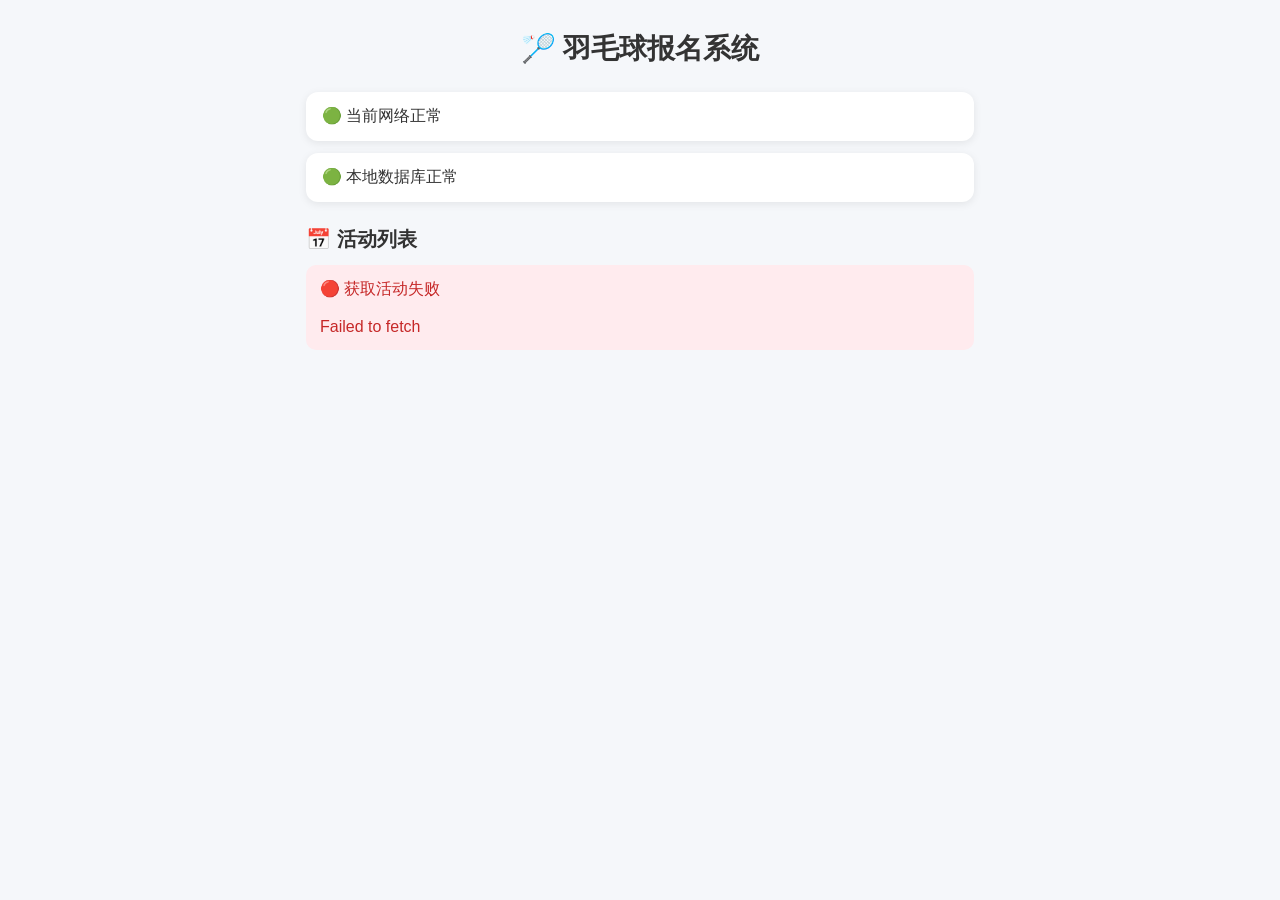
<file: index-pwa-old.html>
<!doctype html>
<html lang="zh-CN">
  <head>
    <meta charset="UTF-8" />

    <meta name="viewport" content="width=device-width, initial-scale=1.0" />

    <meta name="theme-color" content="#1976d2" />

    <link rel="manifest" href="./manifest.json" />

    <link rel="icon" type="image/png" href="./heian-bado-yoyaku-icon_512.png" />

    <title>羽毛球报名系统</title>

    <style>
      * {
        box-sizing: border-box;
      }

      html,
      body {
        margin: 0;
        padding: 0;
        width: 100%;
        min-height: 100%;
      }

      body {
        font-family: -apple-system, BlinkMacSystemFont, "Segoe UI", sans-serif;

        background: #f5f7fa;
        color: #333;
      }

      .container {
        width: 100%;
        max-width: 700px;
        margin: 0 auto;
        padding: 20px 16px 40px;
      }

      h1 {
        text-align: center;
        margin: 10px 0 24px;
        font-size: 28px;
      }

      .status {
        background: white;
        border-radius: 12px;
        padding: 14px 16px;
        margin-bottom: 12px;
        box-shadow: 0 2px 8px rgba(0, 0, 0, 0.08);
      }

      .section-title {
        font-size: 20px;
        font-weight: bold;
        margin: 24px 0 12px;
      }

      .activity {
        background: white;
        border-radius: 12px;
        padding: 16px;
        margin-bottom: 12px;
        box-shadow: 0 2px 8px rgba(0, 0, 0, 0.08);
        cursor: pointer;
      }

      .activity:active {
        transform: scale(0.99);
      }

      .activity-title {
        font-size: 20px;
        font-weight: bold;
        margin-bottom: 8px;
      }

      .activity-date {
        color: #666;
        margin-bottom: 6px;
      }

      .activity-id {
        font-size: 13px;
        color: #999;
        word-break: break-all;
      }

      .loading {
        text-align: center;
        padding: 30px 10px;
        color: #666;
      }

      .error {
        background: #ffebee;
        color: #c62828;
        padding: 14px;
        border-radius: 10px;
        margin-top: 12px;
      }

      .empty {
        text-align: center;
        padding: 30px 10px;
        color: #777;
        background: white;
        border-radius: 12px;
      }
    </style>
  </head>

  <body>
    <div class="container">
      <h1>🏸 羽毛球报名系统</h1>

      <div id="networkStatus" class="status">正在检查网络状态……</div>

      <div id="dbStatus" class="status">正在检查本地数据库……</div>

      <div class="section-title">📅 活动列表</div>

      <div id="activities">
        <div class="loading">正在读取活动……</div>
      </div>
    </div>

    <!-- IndexedDB -->
    <script src="./db.js"></script>

    <script>
      // =====================================================
      // V1 GAS Web App URL
      // =====================================================

      const GAS_URL =
        "https://script.google.com/macros/s/AKfycbytMNkX7m-3KE79Izj1i4o2TucGVoJB6vAqjsl3RjTxe-bPfkKWBwHh_gg3Ag4guLgGtg/exec";

      // =====================================================
      // 网络状态
      // =====================================================

      function updateNetworkStatus() {
        const element = document.getElementById("networkStatus");

        if (navigator.onLine) {
          element.textContent = "🟢 当前网络正常";
        } else {
          element.textContent = "🔴 当前没有网络";
        }
      }

      updateNetworkStatus();

      window.addEventListener("online", updateNetworkStatus);

      window.addEventListener("offline", updateNetworkStatus);

      // =====================================================
      // IndexedDB 测试
      // =====================================================

      async function testLocalDB() {
        const element = document.getElementById("dbStatus");

        try {
          await dbPut("settings", {
            key: "test",
            value: "PWA_OK",
            updatedAt: new Date().toISOString(),
          });

          const result = await dbGet("settings", "test");

          if (result && result.value === "PWA_OK") {
            element.textContent = "🟢 本地数据库正常";
          } else {
            element.textContent = "🔴 本地数据库读取异常";
          }
        } catch (error) {
          console.error("IndexedDB 测试失败:", error);

          element.textContent = "🔴 本地数据库失败：" + error.message;
        }
      }

      // =====================================================
      // 调用 GAS API
      // =====================================================

      async function callGasApi(data) {
        const response = await fetch(GAS_URL, {
          method: "POST",

          headers: {
            "Content-Type": "text/plain;charset=utf-8",
          },

          body: JSON.stringify(data),
        });

        if (!response.ok) {
          throw new Error("服务器错误：" + response.status);
        }

        return response.json();
      }

      // =====================================================
      // 获取活动
      // =====================================================

      async function loadActivities() {
        const container = document.getElementById("activities");

        container.innerHTML = `
          <div class="loading">
            正在读取活动……
          </div>
        `;

        try {
          const result = await callGasApi({
            action: "pwaCheckin",
            type: "getActivities",
          });

          console.log("GAS 活动数据：", result);

          if (!result || result.success === false) {
            throw new Error(result?.message || "获取活动失败");
          }

          const activities = Array.isArray(result) ? result : result.data || [];

          if (activities.length === 0) {
            container.innerHTML = `
              <div class="empty">
                今天没有活动
              </div>
            `;

            return;
          }

          container.innerHTML = "";

          activities.forEach((activity) => {
            const element = document.createElement("div");

            element.className = "activity";

            element.innerHTML = `
                <div class="activity-title">
                  ${escapeHtml(activity.Title || "")}
                </div>

                <div class="activity-date">
                  📅 ${escapeHtml(activity.Date || "")}
                </div>

                <div class="activity-id">
                  ActivityID：
                  ${escapeHtml(activity.ActivityID || "")}
                </div>
              `;

            element.addEventListener("click", () => {
              selectActivity(activity.ActivityID);
            });

            container.appendChild(element);
          });
        } catch (error) {
          console.error("获取活动失败：", error);

          container.innerHTML = `
            <div class="error">
              🔴 获取活动失败<br><br>
              ${escapeHtml(error.message)}
            </div>
          `;
        }
      }

      // =====================================================
      // 选择活动
      // =====================================================

      function selectActivity(activityID) {
        console.log("选择活动：", activityID);

        alert("选择活动：" + activityID);
      }

      // =====================================================
      // HTML 安全处理
      // =====================================================

      function escapeHtml(value) {
        return String(value)
          .replace(/&/g, "&amp;")
          .replace(/</g, "&lt;")
          .replace(/>/g, "&gt;")
          .replace(/"/g, "&quot;")
          .replace(/'/g, "&#039;");
      }

      // =====================================================
      // 初始化
      // =====================================================

      async function initialize() {
        await testLocalDB();

        await loadActivities();
      }

      // =====================================================
      // Service Worker
      // =====================================================

      if ("serviceWorker" in navigator) {
        window.addEventListener("load", () => {
          navigator.serviceWorker
            .register("./sw.js")
            .then(() => {
              console.log("Service Worker 注册成功");
            })
            .catch((error) => {
              console.error("Service Worker 注册失败:", error);
            });
        });
      }

      // 开始
      initialize();
    </script>
  </body>
</html>
</file>
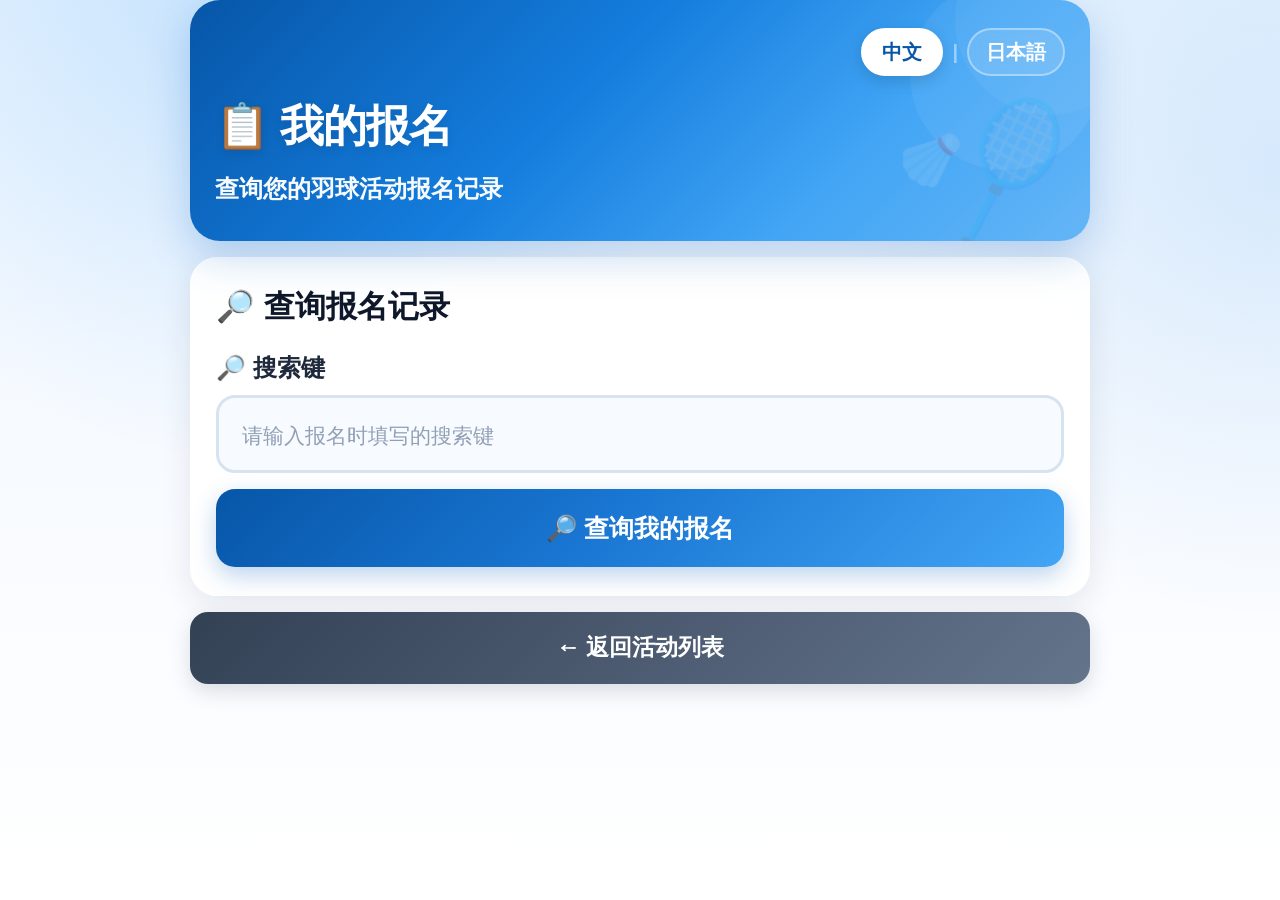
<file: myRegistration.html>
<!doctype html>
<html>
  <head>
    <base target="_top" />

    <meta
      name="viewport"
      content="width=device-width, initial-scale=1.0, maximum-scale=1.0, user-scalable=no"
    />

    <style>
      /* ==================================================
         基础
      ================================================== */

      * {
        box-sizing: border-box;
        -webkit-tap-highlight-color: transparent;
      }

      html {
        width: 100%;
        min-height: 100%;
        margin: 0;
        padding: 0;
        background: #eef5ff;
      }

      body {
        width: 100%;
        min-height: 100vh;
        margin: 0;
        padding: 0;

        font-family:
          -apple-system, BlinkMacSystemFont, "Segoe UI", Arial, "Noto Sans SC",
          "Noto Sans JP", sans-serif;

        font-size: 22px;
        color: #14213d;

        background:
          radial-gradient(
            circle at 20% 0%,
            rgba(66, 165, 245, 0.22),
            transparent 34%
          ),
          radial-gradient(
            circle at 100% 20%,
            rgba(30, 136, 229, 0.12),
            transparent 30%
          ),
          linear-gradient(180deg, #eaf4ff 0%, #f5f9ff 38%, #ffffff 100%);

        overflow-x: hidden;
      }

      button,
      input {
        font-family: inherit;
      }

      button {
        -webkit-appearance: none;
        appearance: none;
      }

      /* ==================================================
         主容器
      ================================================== */

      .container {
        width: 100%;
        max-width: 900px;
        min-height: 100vh;

        margin: 0 auto;
        padding: 0 0 40px;
      }

      /* ==================================================
         Header
      ================================================== */

      .header {
        position: relative;

        width: 100%;

        margin-bottom: 16px;
        padding: 28px 25px 34px;

        border-radius: 30px;

        color: #ffffff;

        background: linear-gradient(
          135deg,
          #0756a8 0%,
          #147ddd 42%,
          #42a5f5 72%,
          #64b5f6 100%
        );

        box-shadow: 0 15px 40px rgba(21, 101, 192, 0.25);

        overflow: hidden;
      }

      .header::before {
        content: "";

        position: absolute;

        top: -75px;
        right: -55px;

        width: 190px;
        height: 190px;

        border-radius: 50%;

        background: rgba(255, 255, 255, 0.1);

        box-shadow: -45px 55px 0 rgba(255, 255, 255, 0.06);

        pointer-events: none;
      }

      .header::after {
        content: "🏸";

        position: absolute;

        right: 4px;
        bottom: -34px;

        font-size: 145px;

        opacity: 0.14;

        transform: rotate(-18deg);

        pointer-events: none;
      }

      /* ==================================================
         语言切换
      ================================================== */

      .language-switcher {
        position: relative;
        z-index: 5;

        display: flex;

        align-items: center;
        justify-content: flex-end;

        gap: 9px;

        margin-bottom: 24px;
      }

      .language-button {
        min-width: 82px;
        height: 48px;

        padding: 0 17px;

        border: 2px solid rgba(255, 255, 255, 0.38);
        border-radius: 999px;

        background: rgba(255, 255, 255, 0.13);

        color: #ffffff;

        font-size: 20px;
        font-weight: 900;

        cursor: pointer;

        backdrop-filter: blur(8px);

        transition:
          transform 0.18s ease,
          background 0.18s ease,
          box-shadow 0.18s ease;
      }

      .language-button.active {
        background: #ffffff;
        color: #0756a8;
        border-color: #ffffff;

        box-shadow: 0 5px 16px rgba(0, 0, 0, 0.14);
      }

      .language-button:active {
        transform: scale(0.96);
      }

      .language-divider {
        font-size: 20px;
        font-weight: 700;
        opacity: 0.45;
      }

      /* ==================================================
         Header 标题
      ================================================== */

      h1 {
        position: relative;
        z-index: 2;

        margin: 0;

        font-size: 44px;
        line-height: 1.2;

        font-weight: 950;
        letter-spacing: -1px;

        text-shadow: 0 3px 10px rgba(0, 0, 0, 0.1);
      }

      .subtitle {
        position: relative;
        z-index: 2;

        max-width: 700px;

        margin-top: 17px;

        font-size: 24px;
        line-height: 1.55;

        font-weight: 600;

        opacity: 0.97;
      }

      /* ==================================================
         搜索卡片
      ================================================== */

      .search-card {
        width: 100%;

        margin-bottom: 16px;
        padding: 28px 25px;

        border: 1px solid rgba(255, 255, 255, 0.9);
        border-radius: 27px;

        background: rgba(255, 255, 255, 0.96);

        box-shadow: 0 10px 32px rgba(15, 23, 42, 0.09);
      }

      .section-title {
        margin-bottom: 23px;

        font-size: 31px;
        line-height: 1.35;

        font-weight: 950;

        color: #0f172a;
      }

      .label {
        display: block;

        margin-bottom: 11px;

        font-size: 24px;
        line-height: 1.4;

        font-weight: 900;

        color: #1e293b;
      }

      /* ==================================================
         输入框
      ================================================== */

      input {
        display: block;

        width: 100%;
        height: 78px;

        padding: 0 23px;

        border: 3px solid #d8e3f0;
        border-radius: 19px;

        outline: none;

        background: #f7faff;
        color: #111827;

        font-size: 25px;
        font-weight: 600;

        -webkit-appearance: none;

        transition:
          border-color 0.18s,
          background 0.18s,
          box-shadow 0.18s;
      }

      input::placeholder {
        color: #91a0b5;
        opacity: 1;

        font-size: 21px;
        font-weight: 500;
      }

      input:focus {
        border-color: #2196f3;
        background: #ffffff;

        box-shadow: 0 0 0 6px rgba(33, 150, 243, 0.13);
      }

      /* ==================================================
         搜索按钮
      ================================================== */

      .search-button {
        display: block;

        width: 100%;
        height: 78px;

        margin-top: 16px;

        border: 0;
        border-radius: 19px;

        background: linear-gradient(
          135deg,
          #0756a8 0%,
          #1976d2 45%,
          #42a5f5 100%
        );

        color: #ffffff;

        font-size: 25px;
        font-weight: 950;

        cursor: pointer;

        box-shadow: 0 9px 23px rgba(21, 101, 192, 0.28);

        transition:
          transform 0.12s,
          opacity 0.15s,
          box-shadow 0.15s;
      }

      .search-button:active {
        transform: scale(0.985);

        box-shadow: 0 5px 13px rgba(21, 101, 192, 0.2);
      }

      .search-button:disabled {
        opacity: 0.55;
        cursor: not-allowed;
        box-shadow: none;
      }

      /* ==================================================
         结果区域
      ================================================== */

      #result {
        width: 100%;
      }

      /* ==================================================
         消息卡片
      ================================================== */

      .message-card {
        width: 100%;

        margin-bottom: 16px;
        padding: 38px 24px;

        text-align: center;

        background: #ffffff;

        border-radius: 27px;

        box-shadow: 0 10px 32px rgba(15, 23, 42, 0.08);
      }

      .message-icon {
        margin-bottom: 17px;

        font-size: 70px;
        line-height: 1;
      }

      .message-title {
        margin-bottom: 11px;

        font-size: 29px;
        line-height: 1.4;

        font-weight: 950;

        color: #111827;
      }

      .message-text {
        color: #64748b;

        font-size: 22px;
        line-height: 1.65;

        font-weight: 500;

        word-break: break-word;
      }

      /* ==================================================
         报名卡
      ================================================== */

      .registration-card {
        position: relative;

        width: 100%;

        margin-bottom: 16px;
        padding: 25px;

        border: 2px solid #e4edf7;
        border-radius: 28px;

        background: rgba(255, 255, 255, 0.98);

        box-shadow: 0 12px 34px rgba(15, 23, 42, 0.09);

        overflow: hidden;

        transition:
          opacity 0.2s ease,
          transform 0.2s ease;
      }

      .registration-card::before {
        content: "";

        position: absolute;

        top: 0;
        bottom: 0;
        left: 0;

        width: 7px;

        border-radius: 28px 0 0 28px;

        background: linear-gradient(180deg, #1565c0, #42a5f5);
      }

      /* ==================================================
         活动名称
      ================================================== */

      .activity-title {
        margin: 0 0 23px 3px;
        padding-left: 3px;

        font-size: 31px;
        line-height: 1.45;

        font-weight: 950;

        color: #0f172a;

        word-break: break-word;
      }

      /* ==================================================
         信息 Grid
      ================================================== */

      .info-grid {
        display: grid;

        grid-template-columns: 1fr 1fr;

        gap: 13px;

        margin-bottom: 5px;
      }

      .info-box {
        min-width: 0;

        padding: 18px;

        border: 1px solid #e3ebf5;
        border-radius: 18px;

        background: linear-gradient(135deg, #f7faff, #f1f6fc);
      }

      .info-label {
        margin-bottom: 9px;

        color: #64748b;

        font-size: 19px;
        line-height: 1.35;

        font-weight: 700;
      }

      .info-value {
        color: #1e293b;

        font-size: 23px;
        line-height: 1.45;

        font-weight: 900;

        word-break: break-word;
      }

      /* ==================================================
         状态
      ================================================== */

      .status-row {
        display: flex;

        flex-wrap: wrap;

        gap: 8px;

        margin-top: 1px;
      }

      .status {
        display: inline-flex;

        align-items: center;
        justify-content: center;

        min-height: 46px;

        padding: 7px 16px;

        border-radius: 999px;

        font-size: 20px;
        line-height: 1.3;

        font-weight: 950;

        text-align: center;
        white-space: normal;
      }

      .confirmed {
        background: #dcfce7;
        color: #15803d;
      }

      .waitlist {
        background: #fff7ed;
        color: #c2410c;
      }

      .cancelled {
        background: #fee2e2;
        color: #b91c1c;
      }

      .unknown {
        background: #e2e8f0;
        color: #475569;
      }

      .paid {
        background: #dcfce7;
        color: #15803d;
      }

      .unpaid {
        background: #fef3c7;
        color: #a16207;
      }

      .none-status {
        background: #f1f5f9;
        color: #64748b;
      }

      .checked {
        background: #dbeafe;
        color: #1d4ed8;
      }

      .not-checked {
        background: #f1f5f9;
        color: #64748b;
      }

      /* ==================================================
         报名编号
      ================================================== */

      .registration-id-box {
        margin-top: 19px;
        padding: 19px 20px;

        border: 2px solid #bfdbfe;
        border-radius: 18px;

        background: linear-gradient(135deg, #eff6ff, #f8fbff);
      }

      .registration-id-label {
        margin-bottom: 8px;

        color: #64748b;

        font-size: 19px;
        line-height: 1.35;

        font-weight: 700;
      }

      .registration-id {
        color: #1565c0;

        font-size: 25px;
        line-height: 1.45;

        font-weight: 950;
        letter-spacing: 0.4px;

        word-break: break-all;
      }

      /* ==================================================
         取消报名
      ================================================== */

      .cancel-button {
        display: block;

        width: 100%;
        min-height: 72px;

        margin-top: 18px;
        padding: 10px 18px;

        border: 0;
        border-radius: 18px;

        background: linear-gradient(135deg, #dc2626, #ef4444, #f87171);

        color: #ffffff;

        font-size: 23px;
        line-height: 1.3;

        font-weight: 950;

        cursor: pointer;

        box-shadow: 0 9px 23px rgba(239, 68, 68, 0.23);

        transition:
          transform 0.12s,
          opacity 0.15s;
      }

      .cancel-button:active {
        transform: scale(0.985);
      }

      .cancel-button:disabled {
        opacity: 0.55;
        cursor: not-allowed;
        box-shadow: none;
      }

      /* ==================================================
         返回首页
      ================================================== */

      .back-button {
        display: block;

        width: 100%;
        min-height: 72px;

        margin-top: 8px;
        padding: 10px 18px;

        border: 0;
        border-radius: 18px;

        background: linear-gradient(135deg, #334155, #64748b);

        color: #ffffff;

        font-size: 23px;
        line-height: 1.3;

        font-weight: 950;

        cursor: pointer;

        box-shadow: 0 8px 20px rgba(71, 85, 105, 0.18);

        transition: transform 0.12s;
      }

      .back-button:active {
        transform: scale(0.985);
      }

      /* =========================================================
         手机端样式
      ========================================================= */

      @media (max-width: 600px) {
        body {
          font-size: 23px;
          line-height: 1.45;
          padding: 12px;
        }

        .container {
          width: 100%;
          max-width: 100%;
          padding: 0;
        }

        h1 {
          font-size: 40px;
          line-height: 1.2;
          margin: 10px 0 6px;
        }

        .subtitle {
          font-size: 23px;
          line-height: 1.4;
          margin-bottom: 16px;
        }

        .section-title {
          font-size: 30px;
          line-height: 1.3;
          margin: 16px 0 10px;
        }

        .label {
          font-size: 23px;
          line-height: 1.4;
          margin-bottom: 6px;
        }

        input {
          width: 100%;
          box-sizing: border-box;

          font-size: 25px;
          line-height: 1.3;

          padding: 12px 14px;
          min-height: 54px;

          border-radius: 8px;
        }

        input::placeholder {
          font-size: 21px;
        }

        .search-button {
          width: 100%;
          min-height: 54px;

          font-size: 25px;
          line-height: 1.3;

          padding: 12px 16px;
          margin-top: 10px;

          border-radius: 8px;
        }

        .message-title {
          font-size: 30px;
          line-height: 1.3;
        }

        .message-text {
          font-size: 23px;
          line-height: 1.5;
        }

        .registration-card {
          width: 100%;
          box-sizing: border-box;

          padding: 14px;
          margin-bottom: 12px;

          border-radius: 10px;
        }

        .activity-title {
          font-size: 30px;
          line-height: 1.35;
          margin-bottom: 8px;
        }

        .info-label {
          font-size: 20px;
          line-height: 1.4;
        }

        .info-value {
          font-size: 24px;
          line-height: 1.4;
        }

        .status {
          font-size: 21px;
          line-height: 1.4;

          margin-top: 6px;
        }

        .registration-id-label {
          font-size: 20px;
          line-height: 1.4;
        }

        .registration-id {
          font-size: 25px;
          line-height: 1.3;
        }

        .cancel-button {
          width: 100%;
          min-height: 52px;

          font-size: 24px;
          line-height: 1.3;

          padding: 11px 14px;
          margin-top: 10px;

          border-radius: 8px;
        }

        .back-button {
          width: 100%;
          min-height: 52px;

          font-size: 24px;
          line-height: 1.3;

          padding: 11px 14px;
          margin-top: 14px;

          border-radius: 8px;
        }

        button,
        input,
        select,
        textarea {
          box-sizing: border-box;
        }

        input,
        select,
        textarea {
          font-size: 23px;
        }

        .form-group {
          margin-bottom: 12px;
        }
      }

      /* =========================================================
         超小屏手机
      ========================================================= */

      @media (max-width: 380px) {
        body {
          font-size: 21px;
          padding: 10px;
        }

        h1 {
          font-size: 36px;
        }

        .subtitle {
          font-size: 21px;
        }

        .section-title {
          font-size: 28px;
        }

        .label {
          font-size: 21px;
        }

        input {
          font-size: 23px;
          min-height: 50px;
          padding: 10px 12px;
        }

        input::placeholder {
          font-size: 19px;
        }

        .search-button {
          font-size: 23px;
          min-height: 50px;
          padding: 10px 14px;
        }

        .message-title {
          font-size: 27px;
        }

        .message-text {
          font-size: 21px;
        }

        .registration-card {
          padding: 12px;
        }

        .activity-title {
          font-size: 27px;
        }

        .info-label {
          font-size: 19px;
        }

        .info-value {
          font-size: 22px;
        }

        .status {
          font-size: 19px;
        }

        .registration-id-label {
          font-size: 18px;
        }

        .registration-id {
          font-size: 23px;
        }

        .cancel-button,
        .back-button {
          font-size: 22px;
          min-height: 50px;
          padding: 10px 12px;
        }
      }

      /* ==================================================
         深色模式
      ================================================== */

      @media (prefers-color-scheme: dark) {
        html {
          background: #0b1728;
        }

        body {
          background: linear-gradient(
            180deg,
            #0b1728 0%,
            #111c2d 45%,
            #182334 100%
          );

          color: #f8fafc;
        }

        .search-card,
        .message-card,
        .registration-card {
          background: #172235;
          border-color: #26364c;
        }

        .section-title,
        .activity-title,
        .message-title {
          color: #f8fafc;
        }

        .label {
          color: #e2e8f0;
        }

        input {
          background: #0f1b2d;
          color: #f8fafc;
          border-color: #33465e;
        }

        input::placeholder {
          color: #71839b;
        }

        input:focus {
          background: #122036;
        }

        .info-box {
          background: #111c2d;
          border-color: #27384e;
        }

        .info-value {
          color: #f1f5f9;
        }

        .info-label,
        .registration-id-label,
        .message-text {
          color: #9fb0c5;
        }

        .registration-id-box {
          background: linear-gradient(135deg, #10294a, #14253b);

          border-color: #24538b;
        }
      }
    </style>

    <script src="./db.js"></script>
  </head>

  <body>
    <div class="container">
      <!-- ==================================================
           Header
      ================================================== -->

      <div class="header">
        <div class="language-switcher">
          <button
            type="button"
            id="langZh"
            class="language-button active"
            onclick="setLanguage('zh')"
          >
            中文
          </button>

          <span class="language-divider">|</span>

          <button
            type="button"
            id="langJa"
            class="language-button"
            onclick="setLanguage('ja')"
          >
            日本語
          </button>
        </div>

        <h1 data-i18n="title">📋 我的报名</h1>

        <div class="subtitle" data-i18n="subtitle">
          查询您的羽球活动报名记录
        </div>
      </div>

      <!-- ==================================================
           搜索
      ================================================== -->

      <div class="search-card">
        <div class="section-title" data-i18n="searchTitle">🔎 查询报名记录</div>

        <label class="label" for="contactValue" data-i18n="contactLabel">
          🔎 搜索键
        </label>

        <input
          id="contactValue"
          type="text"
          autocomplete="off"
          autocapitalize="off"
          spellcheck="false"
          data-i18n-placeholder="contactPlaceholder"
          placeholder="请输入报名时填写的搜索键"
        />

        <button
          id="searchButton"
          class="search-button"
          type="button"
          onclick="searchRegistrations()"
          data-i18n="searchButton"
        >
          🔎 查询我的报名
        </button>
      </div>

      <!-- ==================================================
           结果
      ================================================== -->

      <div id="result"></div>

      <!-- ==================================================
           返回
      ================================================== -->

      <button
        type="button"
        class="back-button"
        onclick="goHome()"
        data-i18n="backHome"
      >
        ← 返回活动列表
      </button>
    </div>

    <script>
      /* =====================================================
         多语言
      ===================================================== */

      const I18N = {
        zh: {
          title: "📋 我的报名",
          subtitle: "查询您的羽球活动报名记录",

          searchTitle: "🔎 查询报名记录",
          contactLabel: "🔎 搜索键",
          contactPlaceholder: "请输入报名时填写的搜索键",
          searchButton: "🔎 查询我的报名",

          backHome: "← 返回活动列表",

          searching: "⏳ 正在查询……",

          empty: "请输入搜索键",

          noRecords: "没有找到报名记录",
          noRecordsDescription: "请确认您输入的是报名时填写的搜索键。",

          recordsFound: "找到的报名记录",

          activity: "活动",
          date: "日期",
          time: "时间",
          venue: "场地",
          status: "报名状态",
          payment: "付款状态",
          checkin: "签到状态",

          registrationID: "报名编号",

          cancelRegistration: "🗑️ 取消报名",
          cancelConfirm: "确定要取消这条报名吗？",

          cancelSuccess: "报名已取消",
          cancelFailed: "取消报名失败：",
          cancelling: "⏳ 正在取消……",

          confirmed: "✅ 已确认",
          waitlist: "⏳ 候补",
          cancelled: "❌ 已取消",

          paid: "✅ 已付款",
          unpaid: "💰 未付款",
          none: "未处理",

          checked: "✅ 已签到",
          notChecked: "⭕ 未签到",

          unknown: "未知",

          loading: "正在查询……",
          error: "查询失败：",
        },

        ja: {
          title: "📋 申込み履歴",
          subtitle: "バドミントンイベントの申込み履歴を確認できます",

          searchTitle: "🔎 申込み履歴を検索",
          contactLabel: "🔎 検索キー",
          contactPlaceholder: "申込み時に入力した検索キーを入力",
          searchButton: "🔎 申込み履歴を検索",

          backHome: "← イベント一覧へ戻る",

          searching: "⏳ 検索しています……",

          empty: "検索キーを入力してください",

          noRecords: "申込み履歴が見つかりません",
          noRecordsDescription: "申込み時に入力した検索キーをご確認ください。",

          recordsFound: "申込み履歴",

          activity: "イベント",
          date: "日付",
          time: "時間",
          venue: "会場",
          status: "申込み状況",
          payment: "支払い状況",
          checkin: "チェックイン",

          registrationID: "申込み番号",

          cancelRegistration: "🗑️ 申込みをキャンセル",
          cancelConfirm: "この申込みをキャンセルしますか？",

          cancelSuccess: "申込みをキャンセルしました",
          cancelFailed: "キャンセルに失敗しました：",
          cancelling: "⏳ キャンセルしています……",

          confirmed: "✅ 参加確定",
          waitlist: "⏳ キャンセル待ち",
          cancelled: "❌ キャンセル済み",

          paid: "✅ 支払い済み",
          unpaid: "💰 未払い",
          none: "未処理",

          checked: "✅ チェックイン済み",
          notChecked: "⭕ 未チェックイン",

          unknown: "不明",

          loading: "検索しています……",
          error: "検索に失敗しました：",
        },
      };

      /* =====================================================
         当前语言
      ===================================================== */

      let currentLanguage = localStorage.getItem("language") || "zh";

      /* =====================================================
         翻译
      ===================================================== */

      function t(key) {
        const lang = I18N[currentLanguage] || I18N.zh;

        if (lang[key] !== undefined) {
          return lang[key];
        }

        return I18N.zh[key] || key;
      }

      /* =====================================================
         设置语言
      ===================================================== */

      function setLanguage(lang) {
        if (!I18N[lang]) {
          lang = "zh";
        }

        currentLanguage = lang;

        localStorage.setItem("language", lang);

        applyLanguage();
      }

      /* =====================================================
         应用语言
      ===================================================== */

      function applyLanguage() {
        document.querySelectorAll("[data-i18n]").forEach(function (el) {
          const key = el.getAttribute("data-i18n");

          el.textContent = t(key);
        });

        document
          .querySelectorAll("[data-i18n-placeholder]")
          .forEach(function (el) {
            const key = el.getAttribute("data-i18n-placeholder");

            el.placeholder = t(key);
          });

        const zh = document.getElementById("langZh");

        const ja = document.getElementById("langJa");

        if (zh) {
          zh.classList.toggle("active", currentLanguage === "zh");
        }

        if (ja) {
          ja.classList.toggle("active", currentLanguage === "ja");
        }
      }

      /* =====================================================
         页面加载
      ===================================================== */

      window.addEventListener("DOMContentLoaded", function () {
        applyLanguage();

        const params = new URLSearchParams(window.location.search);

        if (params.get("contactValue")) {
          const value = String(params.get("contactValue"));

          const input = document.getElementById("contactValue");

          input.value = value;

          searchRegistrations();
        }
      });

      /* =====================================================
         同步“我的报名”到本地缓存
         服务器数据作为最新版本
      ===================================================== */

      async function syncMyRegistrationsToCache(
        contactValue,
        serverRegistrations,
      ) {
        console.log("[MYREG] 开始更新本地报名缓存:", contactValue);

        const localRegistrations = await dbGetByIndex(
          "registrations",
          "contactValue",
          contactValue,
        );

        console.log("[MYREG] 当前本地报名缓存:", localRegistrations);

        const serverIds = new Set(
          serverRegistrations.map(function (item) {
            return item.RegistrationID;
          }),
        );

        for (const localItem of localRegistrations) {
          if (!serverIds.has(localItem.RegistrationID)) {
            console.log("[MYREG] 删除旧报名缓存:", localItem.RegistrationID);

            await dbDelete("registrations", localItem.RegistrationID);
          }
        }

        await dbPutAll("registrations", serverRegistrations);

        console.log("[MYREG] 我的报名缓存更新完成:", serverRegistrations);
      }

      /* =====================================================
         优先从本地缓存读取“我的报名”
      ===================================================== */

      async function loadMyRegistrationsFromCache(contactValue) {
        console.log("[MYREG] 尝试读取本地报名缓存:", contactValue);

        try {
          const cachedRegistrations = await dbGetByIndex(
            "registrations",
            "contactValue",
            contactValue,
          );

          if (cachedRegistrations && cachedRegistrations.length) {
            console.log("[MYREG] 找到本地报名缓存:", cachedRegistrations);

            renderRegistrations(cachedRegistrations);

            return cachedRegistrations;
          }

          console.log("[MYREG] 没有本地报名缓存:", contactValue);

          return [];
        } catch (error) {
          console.error("[MYREG] 读取本地报名缓存失败:", error);

          return [];
        }
      }

      /* =====================================================
         网络恢复
      ===================================================== */

      window.addEventListener("online", async function () {
        console.log("[MYREG-SYNC] ===== 检测到网络恢复 =====");

        await processCancelRegistrationQueue();
      });

      /* =====================================================
         查询报名
         
         1. 先读取 IndexedDB
         2. 有缓存立即显示
         3. 在线时再请求服务器
         4. 服务器返回后更新缓存
      ===================================================== */

      async function searchRegistrations() {
        const input = document.getElementById("contactValue");
        const button = document.getElementById("searchButton");
        const result = document.getElementById("result");

        const contactValue = input.value.trim();

        if (!contactValue) {
          showMessage("⚠️", t("empty"), "");
          return;
        }

        console.log(
          "[MYREG] 开始查询:",
          contactValue,
          "online:",
          navigator.onLine,
        );

        button.disabled = true;
        button.textContent = t("searching");

        try {
          const cachedRegistrations = await dbGetByIndex(
            "registrations",
            "contactValue",
            contactValue,
          );

          console.log("[MYREG] 本地报名缓存:", cachedRegistrations);

          if (cachedRegistrations && cachedRegistrations.length) {
            console.log("[MYREG] 立即显示本地报名缓存:", cachedRegistrations);

            renderRegistrations(cachedRegistrations);
          } else {
            console.log("[MYREG] 没有本地报名缓存:", contactValue);

            if (!navigator.onLine) {
              showMessage("🔍", t("noRecords"), t("noRecordsDescription"));

              button.disabled = false;
              button.textContent = t("searchButton");

              return;
            }
          }
        } catch (error) {
          console.error("[MYREG] 读取本地报名缓存失败:", error);

          if (!navigator.onLine) {
            showMessage(
              "⚠️",
              t("error"),
              error && error.message ? error.message : String(error),
            );

            button.disabled = false;
            button.textContent = t("searchButton");

            return;
          }
        }

        if (!navigator.onLine) {
          console.log("[MYREG] 当前离线，使用本地缓存结束查询");

          button.disabled = false;
          button.textContent = t("searchButton");

          return;
        }

        console.log("[MYREG] 当前在线，开始请求 GAS 最新报名");

        fetch(
          "https://script.google.com/macros/s/AKfycbytMNkX7m-3KE79Izj1i4o2TucGVoJB6vAqjsl3RjTxe-bPfkKWBwHh_gg3Ag4guLgGtg/exec",
          {
            method: "POST",
            body: JSON.stringify({
              action: "pwaCheckin",
              type: "getMyRegistrations",
              contactValue: contactValue,
            }),
          },
        )
          .then(function (response) {
            return response.json();
          })
          .then(function (res) {
            console.log("[MYREG] GAS 返回数据:", res);

            if (!res || !res.success) {
              console.error("[MYREG] GAS 查询失败:", res);

              if (!document.getElementById("result").innerHTML.trim()) {
                showMessage(
                  "⚠️",
                  t("error"),
                  res && res.message ? res.message : t("unknown"),
                );
              }

              return;
            }

            if (!res.data || !res.data.length) {
              console.log("[MYREG] 服务器没有找到报名:", contactValue);

              syncMyRegistrationsToCache(contactValue, [])
                .then(function () {
                  console.log("[MYREG] 已清理该用户旧报名缓存");

                  showMessage("🔍", t("noRecords"), t("noRecordsDescription"));
                })
                .catch(function (error) {
                  console.error("[MYREG] 清理报名缓存失败:", error);

                  showMessage("🔍", t("noRecords"), t("noRecordsDescription"));
                });

              return;
            }

            syncMyRegistrationsToCache(contactValue, res.data)
              .then(function () {
                console.log("[MYREG] 最新报名缓存同步完成");

                renderRegistrations(res.data);
              })
              .catch(function (error) {
                console.error("[MYREG] 更新报名缓存失败:", error);

                renderRegistrations(res.data);
              });
          })
          .catch(function (error) {
            console.error("[MYREG] GAS 请求失败:", error);

            const hasResult = result.innerHTML.trim() !== "";

            if (!hasResult) {
              showMessage(
                "⚠️",
                t("error"),
                error && error.message ? error.message : String(error),
              );
            }
          })
          .finally(function () {
            button.disabled = false;
            button.textContent = t("searchButton");
          });
      }

      /* =====================================================
         显示报名列表
      ===================================================== */

      function renderRegistrations(data) {
        const result = document.getElementById("result");

        let html = `
          <div class="message-card">

            <div class="message-icon">
              📋
            </div>

            <div class="message-title">
              ${escapeHtml(t("recordsFound"))}
            </div>

            <div class="message-text">
              ${escapeHtml(String(data.length))}
            </div>

          </div>
        `;

        data.forEach(function (r) {
          html += renderRegistration(r);
        });

        result.innerHTML = html;
      }

      /* =====================================================
         单个报名
      ===================================================== */

      function renderRegistration(r) {
        const status = getStatus(r.Status);

        const payment = getPaymentStatus(r.PaymentStatus);

        const checkin = getCheckinStatus(r.CheckinStatus);

        const time = formatTime(r.StartTime, r.EndTime);

        const registrationID = String(r.RegistrationID || "");

        const rawStatus = String(r.Status || "")
          .trim()
          .toUpperCase();

        const canCancel = rawStatus === "CONFIRMED" || rawStatus === "WAITLIST";

        const title =
          r.Title ||
          (currentLanguage === "ja" ? "バドミントンイベント" : "羽球活动");

        return `
          <div
            class="registration-card"
            data-registration-id="${escapeHtml(registrationID)}"
          >

            <div class="activity-title">
              🏸
              ${escapeHtml(title)}
            </div>

            <div class="info-grid">

              <div class="info-box">

                <div class="info-label">
                  📅
                  ${escapeHtml(t("date"))}
                </div>

                <div class="info-value">
                  ${escapeHtml(formatDate(r.Date))}
                </div>

              </div>

              <div class="info-box">

                <div class="info-label">
                  🕐
                  ${escapeHtml(t("time"))}
                </div>

                <div class="info-value">
                  ${escapeHtml(time)}
                </div>

              </div>

              <div class="info-box">

                <div class="info-label">
                  📍
                  ${escapeHtml(t("venue"))}
                </div>

                <div class="info-value">
                  ${escapeHtml(r.VenueName || "-")}
                </div>

              </div>

              <div class="info-box">

                <div class="info-label">
                  🎫
                  ${escapeHtml(t("status"))}
                </div>

                <div class="status-row">

                  <span
                    class="status ${status.className}"
                  >
                    ${escapeHtml(status.text)}
                  </span>

                </div>

              </div>

              <div class="info-box">

                <div class="info-label">
                  💰
                  ${escapeHtml(t("payment"))}
                </div>

                <div class="status-row">

                  <span
                    class="status ${payment.className}"
                  >
                    ${escapeHtml(payment.text)}
                  </span>

                </div>

              </div>

              <div class="info-box">

                <div class="info-label">
                  📱
                  ${escapeHtml(t("checkin"))}
                </div>

                <div class="status-row">

                  <span
                    class="status ${checkin.className}"
                  >
                    ${escapeHtml(checkin.text)}
                  </span>

                </div>

              </div>

            </div>

            <div class="registration-id-box">

              <div class="registration-id-label">
                ${escapeHtml(t("registrationID"))}
              </div>

              <div class="registration-id">
                ${escapeHtml(registrationID)}
              </div>

            </div>

            ${
              canCancel
                ? `
                  <button
                    type="button"
                    class="cancel-button"
                    data-registration-id="${escapeHtml(registrationID)}"
                    onclick="cancelRegistration(
                      '${escapeJs(registrationID)}',
                      this
                    )"
                  >
                    ${escapeHtml(t("cancelRegistration"))}
                  </button>
                `
                : ""
            }

          </div>
        `;
      }

      /* =====================================================
         报名状态
      ===================================================== */

      function getStatus(status) {
        const value = String(status || "")
          .trim()
          .toUpperCase();

        if (value === "CONFIRMED") {
          return {
            text: t("confirmed"),
            className: "confirmed",
          };
        }

        if (value === "WAITLIST") {
          return {
            text: t("waitlist"),
            className: "waitlist",
          };
        }

        if (value === "CANCELLED") {
          return {
            text: t("cancelled"),
            className: "cancelled",
          };
        }

        return {
          text: t("unknown"),
          className: "unknown",
        };
      }

      /* =====================================================
         付款状态
      ===================================================== */

      function getPaymentStatus(status) {
        const value = String(status || "")
          .trim()
          .toUpperCase();

        if (value === "PAID") {
          return {
            text: t("paid"),
            className: "paid",
          };
        }

        if (value === "UNPAID") {
          return {
            text: t("unpaid"),
            className: "unpaid",
          };
        }

        if (value === "NONE" || value === "") {
          return {
            text: t("none"),
            className: "none-status",
          };
        }

        return {
          text: status || t("unknown"),
          className: "unknown",
        };
      }

      /* =====================================================
         签到状态
      ===================================================== */

      function getCheckinStatus(status) {
        const value = String(status || "")
          .trim()
          .toUpperCase();

        if (
          value === "CHECKED_IN" ||
          value === "CHECKEDIN" ||
          value === "CHECKED"
        ) {
          return {
            text: t("checked"),
            className: "checked",
          };
        }

        return {
          text: t("notChecked"),
          className: "not-checked",
        };
      }

      /* =====================================================
         日期
      ===================================================== */

      function formatDate(value) {
        if (!value) {
          return "-";
        }

        const date = new Date(value);

        if (isNaN(date.getTime())) {
          return String(value).substring(0, 10);
        }

        return (
          date.getFullYear() +
          "-" +
          String(date.getMonth() + 1).padStart(2, "0") +
          "-" +
          String(date.getDate()).padStart(2, "0")
        );
      }

      /* =====================================================
         时间
      ===================================================== */

      function formatTime(start, end) {
        if (!start && !end) {
          return "-";
        }

        function one(value) {
          if (!value) {
            return "";
          }

          const date = new Date(value);

          if (!isNaN(date.getTime())) {
            return (
              String(date.getHours()).padStart(2, "0") +
              ":" +
              String(date.getMinutes()).padStart(2, "0")
            );
          }

          return String(value);
        }

        const s = one(start);
        const e = one(end);

        if (s && e) {
          return s + " - " + e;
        }

        return s || e || "-";
      }

      /* =====================================================
         从页面立即删除指定报名卡
         
         注意：
         不请求 GAS。
         不重新 searchRegistrations()。
         只操作当前 DOM。
      ===================================================== */

      function removeRegistrationCard(registrationID) {
        const cards = document.querySelectorAll(".registration-card");

        let removed = false;

        cards.forEach(function (card) {
          const cardID = card.getAttribute("data-registration-id") || "";

          if (cardID === String(registrationID)) {
            card.remove();
            removed = true;
          }
        });

        if (removed) {
          console.log("[MYREG] 已从当前页面删除报名卡:", registrationID);
        }

        const remainingCards = document.querySelectorAll(".registration-card");

        if (!remainingCards.length) {
          showMessage("✅", t("cancelSuccess"), "");
        }
      }

      /* =====================================================
         取消报名同步队列
      ===================================================== */

      async function processCancelRegistrationQueue() {
        if (!navigator.onLine) {
          console.log("[MYREG-SYNC] 当前离线，不进行取消报名同步");

          return;
        }

        const queue = await getSyncQueue();

        const cancelTasks = queue.filter(function (task) {
          return task.action === "cancelRegistration";
        });

        console.log("[MYREG-SYNC] 待同步取消报名任务:", cancelTasks);

        if (!cancelTasks.length) {
          console.log("[MYREG-SYNC] 没有需要同步的取消报名任务");

          return;
        }

        for (const task of cancelTasks) {
          try {
            console.log(
              "[MYREG-SYNC] 正在同步取消报名:",
              task.id,
              task.data.registrationID,
            );

            const response = await fetch(
              "https://script.google.com/macros/s/AKfycbytMNkX7m-3KE79Izj1i4o2TucGVoJB6vAqjsl3RjTxe-bPfkKWBwHh_gg3Ag4guLgGtg/exec",
              {
                method: "POST",
                mode: "cors",
                headers: {
                  "Content-Type": "text/plain;charset=utf-8",
                },
                body: JSON.stringify(task.data),
              },
            );

            console.log("[MYREG-SYNC] response.type =", response.type);

            console.log("[MYREG-SYNC] response.status =", response.status);

            if (response.type === "opaque") {
              console.warn("[MYREG-SYNC] opaque response，保留任务:", task.id);

              continue;
            }

            if (!response.ok) {
              throw new Error("HTTP错误: " + response.status);
            }

            const result = await response.json();

            console.log("[MYREG-SYNC] GAS 返回:", result);

            if (!result || result.success !== true) {
              console.warn("[MYREG-SYNC] GAS 没有确认成功，保留任务:", task.id);

              continue;
            }

            await removeSyncTask(task.id);

            console.log("[MYREG-SYNC] 取消报名同步成功，已删除任务:", task.id);
          } catch (error) {
            console.error(
              "[MYREG-SYNC] 取消报名同步失败，保留任务:",
              task.id,
              error,
            );
          }
        }
      }

      /* =====================================================
         取消报名
         
         重要修改：
         
         1. 在线：
            GAS 成功
            ↓
            删除 IndexedDB
            ↓
            立即删除当前 DOM 卡片
            ↓
            不再 searchRegistrations()
         
         2. 离线：
            加入同步队列
            ↓
            删除 IndexedDB
            ↓
            立即删除当前 DOM 卡片
         
         3. 不再因为 dbDelete 失败而重新请求 GAS
      ===================================================== */

      async function cancelRegistration(registrationID, buttonElement) {
        if (!registrationID) {
          return;
        }

        if (!window.confirm(t("cancelConfirm"))) {
          return;
        }

        /* =================================================
           防止重复点击
        ================================================= */

        if (buttonElement) {
          buttonElement.disabled = true;
          buttonElement.textContent = t("cancelling");
        }

        /* =================================================
           离线取消报名
        ================================================= */

        if (!navigator.onLine) {
          console.log("[MYREG] 当前离线，准备取消报名:", registrationID);

          try {
            await addSyncTask({
              action: "cancelRegistration",
              data: {
                action: "pwaCheckin",
                type: "cancelRegistration",
                registrationID: registrationID,
              },
            });

            console.log("[MYREG] 离线取消报名已加入同步队列:", registrationID);

            /* ---------------------------------------------
               立即删除本地缓存
            --------------------------------------------- */

            try {
              await dbDelete("registrations", registrationID);

              console.log(
                "[MYREG] 离线取消报名已从本地缓存删除:",
                registrationID,
              );
            } catch (error) {
              console.error("[MYREG] 删除本地报名缓存失败:", error);
            }

            /* ---------------------------------------------
               无论 IndexedDB 删除是否成功，
               当前页面都立即删除对应卡片
            --------------------------------------------- */

            removeRegistrationCard(registrationID);

            console.log("[MYREG] 离线取消报名完成:", registrationID);
          } catch (error) {
            console.error("[MYREG] 离线取消报名失败:", error);

            if (buttonElement) {
              buttonElement.disabled = false;
              buttonElement.textContent = t("cancelRegistration");
            }

            showMessage(
              "⚠️",
              t("cancelFailed"),
              error && error.message ? error.message : String(error),
            );
          }

          return;
        }

        /* =================================================
           在线取消报名
        ================================================= */

        console.log("[MYREG] 当前在线，开始取消报名:", registrationID);

        try {
          const response = await fetch(
            "https://script.google.com/macros/s/AKfycbytMNkX7m-3KE79Izj1i4o2TucGVoJB6vAqjsl3RjTxe-bPfkKWBwHh_gg3Ag4guLgGtg/exec",
            {
              method: "POST",
              body: JSON.stringify({
                action: "pwaCheckin",
                type: "cancelRegistration",
                registrationID: registrationID,
              }),
            },
          );

          const res = await response.json();

          console.log("[MYREG] 取消报名 GAS 返回:", res);

          if (!res || !res.success) {
            throw new Error(res && res.message ? res.message : t("unknown"));
          }

          console.log("[MYREG] GAS 取消报名成功:", registrationID);

          /* ---------------------------------------------
             GAS 已经成功。
             
             现在删除本地缓存。
             注意：
             这里绝对不再 searchRegistrations()。
          --------------------------------------------- */

          try {
            await dbDelete("registrations", registrationID);

            console.log("[MYREG] 已从本地缓存删除取消的报名:", registrationID);
          } catch (error) {
            console.error("[MYREG] 删除本地报名缓存失败:", error);

            /*
             * 即使 IndexedDB 删除失败，
             * 服务器已经成功取消。
             *
             * 所以不要再次调用 GAS 查询。
             * 当前页面仍然立即删除。
             */
          }

          /* ---------------------------------------------
             立即从页面删除
          --------------------------------------------- */

          removeRegistrationCard(registrationID);

          console.log("[MYREG] 取消报名完成，未重新请求 GAS:", registrationID);
        } catch (error) {
          console.error("[MYREG] 在线取消报名失败:", error);

          if (buttonElement) {
            buttonElement.disabled = false;
            buttonElement.textContent = t("cancelRegistration");
          }

          showMessage(
            "⚠️",
            t("cancelFailed"),
            error && error.message ? error.message : String(error),
          );
        }
      }

      /* =====================================================
         返回首页
      ===================================================== */

      function goHome() {
        window.location.href = "./index.html";
      }

      /* =====================================================
         消息
      ===================================================== */

      function showMessage(icon, title, text) {
        document.getElementById("result").innerHTML = `
          <div class="message-card">

            <div class="message-icon">
              ${escapeHtml(icon)}
            </div>

            <div class="message-title">
              ${escapeHtml(title)}
            </div>

            ${
              text
                ? `
                  <div class="message-text">
                    ${escapeHtml(text)}
                  </div>
                `
                : ""
            }

          </div>
        `;
      }

      /* =====================================================
         HTML 安全转义
      ===================================================== */

      function escapeHtml(value) {
        if (value === null || value === undefined) {
          return "";
        }

        return String(value)
          .replace(/&/g, "&amp;")
          .replace(/</g, "&lt;")
          .replace(/>/g, "&gt;")
          .replace(/"/g, "&quot;")
          .replace(/'/g, "&#039;");
      }

      /* =====================================================
         JS 字符串安全转义
      ===================================================== */

      function escapeJs(value) {
        return String(value || "")
          .replace(/\\/g, "\\\\")
          .replace(/'/g, "\\'")
          .replace(/\r/g, "\\r")
          .replace(/\n/g, "\\n");
      }

      /* =====================================================
         Enter 回车查询
      ===================================================== */

      document.addEventListener("keydown", function (event) {
        if (event.key !== "Enter") {
          return;
        }

        const input = document.getElementById("contactValue");

        if (document.activeElement === input) {
          event.preventDefault();

          searchRegistrations();
        }
      });
    </script>
  </body>
</html>
</file>
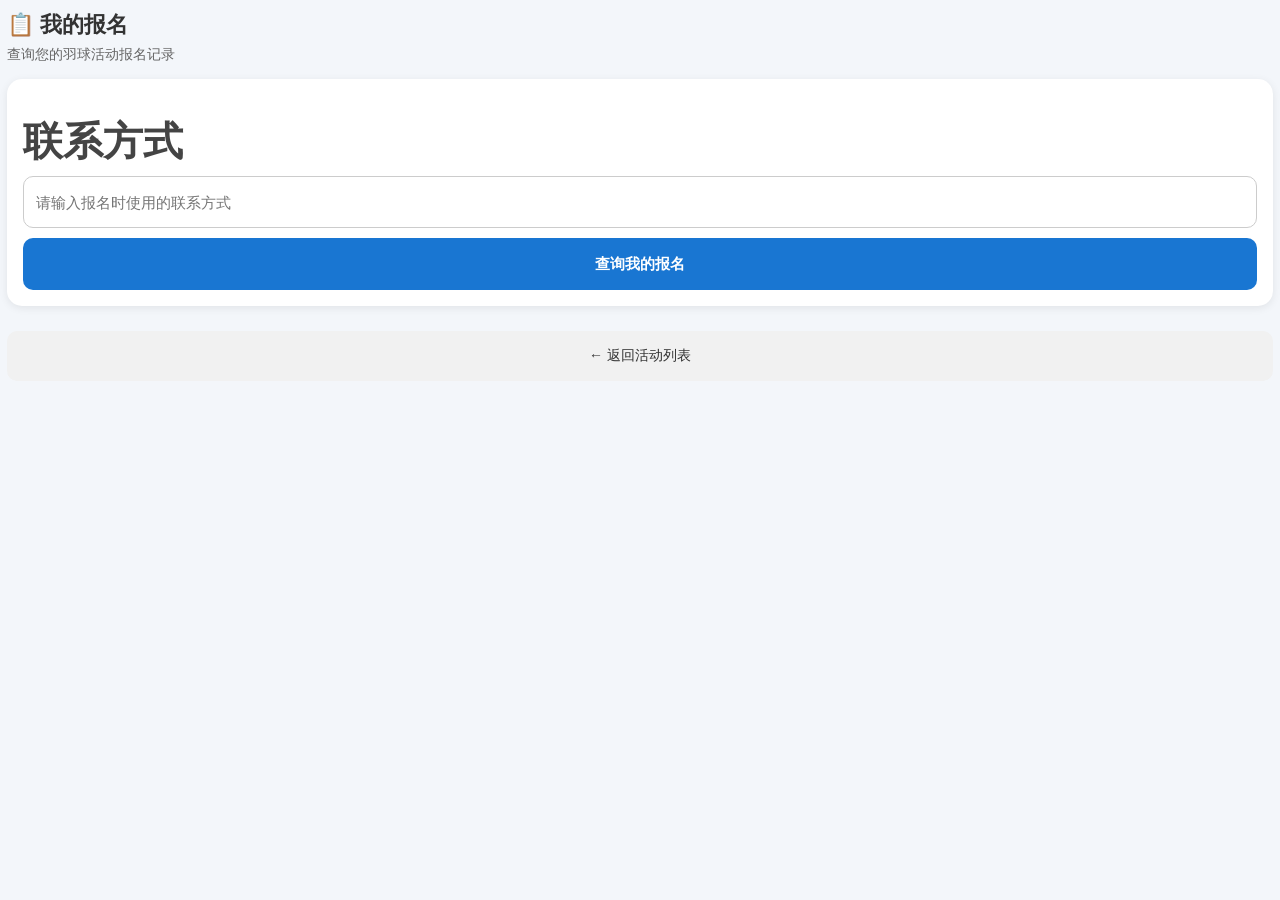
<file: myRegistration_old.html>
<!doctype html>
<html lang="zh-CN">
  <head>
    <meta charset="UTF-8" />

    <meta
      name="viewport"
      content="width=device-width, initial-scale=1.0, viewport-fit=cover"
    />

    <title>我的报名</title>

    <link rel="manifest" href="./manifest.json" />
    <link rel="stylesheet" href="./style.css" />

    <style>
      /* =====================================================
       我的报名页面专用样式
       ===================================================== */

      .my-registration-page {
        width: 100%;
      }

      .page-header {
        margin-bottom: 15px;
      }

      .page-header h1 {
        margin: 0;
        font-size: 22px;
      }

      .page-header p {
        margin: 6px 0 0;
        font-size: 14px;
        color: #666;
      }

      .search-card {
        background: #fff;
        border-radius: 15px;
        padding: 16px;
        margin-bottom: 15px;
        box-shadow: 0 2px 8px rgba(0, 0, 0, 0.08);
      }

      .search-label {
        display: block;
        margin-bottom: 7px;
        font-size: 15px;
        font-weight: 600;
      }

      .search-input {
        width: 100%;
        box-sizing: border-box;
        min-height: 52px;
        padding: 10px 12px;
        border: 1px solid #ccc;
        border-radius: 10px;
        font-size: 15px;
        margin-bottom: 10px;
      }

      .search-button {
        width: 100%;
        min-height: 52px;
        border: none;
        border-radius: 10px;
        background: #1976d2;
        color: white;
        font-size: 15px;
        font-weight: 600;
        cursor: pointer;
      }

      .search-button:disabled {
        opacity: 0.6;
      }

      .result-count {
        margin: 12px 0;
        font-size: 15px;
        font-weight: 600;
      }

      .registration-card {
        background: #fff;
        border-radius: 15px;
        padding: 15px;
        margin-bottom: 12px;
        box-shadow: 0 2px 8px rgba(0, 0, 0, 0.08);
      }

      .registration-title {
        margin: 0 0 12px;
        font-size: 18px;
        line-height: 1.4;
      }

      .registration-row {
        display: flex;
        gap: 8px;
        padding: 5px 0;
        font-size: 14px;
        line-height: 1.4;
      }

      .registration-label {
        flex: 0 0 82px;
        color: #666;
      }

      .registration-value {
        flex: 1;
        word-break: break-word;
        overflow-wrap: anywhere;
      }

      .status {
        display: inline-block;
        padding: 4px 8px;
        border-radius: 7px;
        font-size: 13px;
        font-weight: 600;
      }

      .status-confirmed {
        background: #e8f5e9;
        color: #2e7d32;
      }

      .status-waitlist {
        background: #fff3e0;
        color: #ef6c00;
      }

      .status-cancelled {
        background: #ffebee;
        color: #c62828;
      }

      .status-normal {
        background: #f5f5f5;
        color: #555;
      }

      .cancel-button {
        width: 100%;
        min-height: 48px;
        margin-top: 12px;
        border: 1px solid #d32f2f;
        border-radius: 10px;
        background: white;
        color: #d32f2f;
        font-size: 14px;
        font-weight: 600;
        cursor: pointer;
      }

      .cancel-button:disabled {
        opacity: 0.5;
      }

      .empty-message {
        background: #fff;
        border-radius: 15px;
        padding: 25px 15px;
        text-align: center;
        color: #777;
        font-size: 15px;
      }

      .loading-message {
        text-align: center;
        padding: 20px;
        color: #777;
        font-size: 14px;
      }

      .back-button {
        width: 100%;
        min-height: 50px;
        margin-top: 10px;
        border: none;
        border-radius: 10px;
        background: #f1f1f1;
        color: #333;
        font-size: 14px;
        cursor: pointer;
      }

      @media (max-width: 600px) {
        .page-header h1 {
          font-size: 20px;
        }

        .page-header p {
          font-size: 13px;
        }

        .registration-title {
          font-size: 17px;
        }

        .registration-row {
          font-size: 14px;
        }

        .registration-label {
          flex-basis: 76px;
        }

        .status {
          font-size: 12px;
        }
      }
    </style>
  </head>

  <body>
    <div class="container my-registration-page">
      <!-- 页面标题 -->
      <div class="page-header">
        <h1 id="pageTitle">📋 我的报名</h1>
        <p id="pageSubtitle">查询您的羽球活动报名记录</p>
      </div>

      <!-- 查询区域 -->
      <div class="search-card">
        <label class="search-label" id="searchLabel" for="contactValue">
          联系方式
        </label>

        <input
          id="contactValue"
          class="search-input"
          type="text"
          placeholder="请输入报名时使用的联系方式"
          autocomplete="off"
        />

        <button
          id="searchButton"
          class="search-button"
          type="button"
          onclick="searchRegistrations()"
        >
          查询我的报名
        </button>
      </div>

      <!-- 查询结果 -->
      <div id="result"></div>

      <!-- 返回首页 -->
      <button
        id="backButton"
        class="back-button"
        type="button"
        onclick="goHome()"
      >
        ← 返回活动列表
      </button>
    </div>

    <script>
      /* =====================================================
     基本设置
     ===================================================== */

      const GAS_URL =
        "https://script.google.com/macros/s/AKfycbytMNkX7m-3KE79Izj1i4o2TucGVoJB6vAqjsl3RjTxe-bPfkKWBwHh_gg3Ag4guLgGtg/exec";

      let currentLanguage = "zh";

      /* =====================================================
     i18n
     ===================================================== */

      const TEXT = {
        zh: {
          title: "📋 我的报名",
          subtitle: "查询您的羽球活动报名记录",
          searchLabel: "联系方式",
          placeholder: "请输入报名时使用的联系方式",
          search: "查询我的报名",
          searching: "查询中...",
          resultCount: "共 {count} 条报名记录",
          noRecords: "没有找到报名记录",
          error: "查询失败，请稍后再试",
          back: "← 返回活动列表",

          activity: "活动",
          date: "日期",
          time: "时间",
          venue: "场馆",
          name: "报名人",
          booker: "报名者",
          status: "报名状态",
          payment: "付款状态",
          checkin: "签到状态",
          registrationId: "报名编号",

          confirmed: "✅ 已确认",
          waitlist: "⏳ 候补",
          cancelled: "❌ 已取消",

          paid: "✅ 已付款",
          unpaid: "💰 未付款",
          paymentNone: "未处理",

          checkedIn: "✅ 已签到",
          notCheckedIn: "⭕ 未签到",

          cancel: "取消报名",
          cancelling: "取消中...",
          confirmCancel: "确定要取消这条报名吗？",
          cancelSuccess: "报名已取消",
          cancelFailed: "取消失败，请稍后再试",
        },

        ja: {
          title: "📋 参加登録",
          subtitle: "バドミントン活動の参加登録を確認",
          searchLabel: "連絡先",
          placeholder: "登録時に使用した連絡先を入力してください",
          search: "登録を検索",
          searching: "検索中...",
          resultCount: "全 {count} 件の登録",
          noRecords: "登録記録が見つかりません",
          error: "検索に失敗しました。しばらくしてから再度お試しください",
          back: "← 活動一覧へ戻る",

          activity: "活動",
          date: "日付",
          time: "時間",
          venue: "会場",
          name: "参加者",
          booker: "申込者",
          status: "登録状態",
          payment: "支払い状態",
          checkin: "チェックイン",
          registrationId: "登録番号",

          confirmed: "✅ 参加確定",
          waitlist: "⏳ キャンセル待ち",
          cancelled: "❌ キャンセル済み",

          paid: "✅ 支払い済み",
          unpaid: "💰 未払い",
          paymentNone: "未処理",

          checkedIn: "✅ チェックイン済み",
          notCheckedIn: "⭕ 未チェックイン",

          cancel: "登録をキャンセル",
          cancelling: "キャンセル中...",
          confirmCancel: "この登録をキャンセルしますか？",
          cancelSuccess: "登録をキャンセルしました",
          cancelFailed: "キャンセルに失敗しました",
        },
      };

      function t(key) {
        return TEXT[currentLanguage][key] || key;
      }

      /* =====================================================
     自动判断语言
     ===================================================== */

      function detectLanguage() {
        const saved = localStorage.getItem("language");

        if (saved === "zh" || saved === "ja") {
          currentLanguage = saved;
          return;
        }

        const browserLang = navigator.language || navigator.userLanguage || "";

        currentLanguage = browserLang.toLowerCase().startsWith("ja")
          ? "ja"
          : "zh";
      }

      /* =====================================================
     更新页面文字
     ===================================================== */

      function updateLanguage() {
        document.documentElement.lang =
          currentLanguage === "ja" ? "ja" : "zh-CN";

        document.title = t("title");

        document.getElementById("pageTitle").textContent = t("title");

        document.getElementById("pageSubtitle").textContent = t("subtitle");

        document.getElementById("searchLabel").textContent = t("searchLabel");

        document.getElementById("contactValue").placeholder = t("placeholder");

        document.getElementById("searchButton").textContent = t("search");

        document.getElementById("backButton").textContent = t("back");
      }

      /* =====================================================
     页面初始化
     ===================================================== */

      document.addEventListener("DOMContentLoaded", function () {
        detectLanguage();
        updateLanguage();

        const params = new URLSearchParams(window.location.search);

        const contactValue =
          params.get("contactValue") || params.get("contact") || "";

        if (contactValue) {
          document.getElementById("contactValue").value = contactValue;

          searchRegistrations();
        }
      });

      /* =====================================================
     查询我的报名
     ===================================================== */

      async function searchRegistrations() {
        const input = document.getElementById("contactValue");

        const contactValue = input.value.trim();

        if (!contactValue) {
          alert(t("searchLabel"));
          input.focus();
          return;
        }

        const button = document.getElementById("searchButton");

        button.disabled = true;
        button.textContent = t("searching");

        document.getElementById("result").innerHTML =
          `<div class="loading-message">${t("searching")}</div>`;

        try {
          const response = await fetch(GAS_URL, {
            method: "POST",
            headers: {
              "Content-Type": "text/plain;charset=utf-8",
            },
            body: JSON.stringify({
              action: "pwaCheckin",
              type: "getMyRegistrations",
              contactValue: contactValue,
            }),
          });

          if (!response.ok) {
            throw new Error("HTTP " + response.status);
          }

          const data = await response.json();

          console.log("我的报名返回:", data);

          renderRegistrations(data);
        } catch (error) {
          console.error("查询我的报名失败:", error);

          document.getElementById("result").innerHTML =
            `<div class="empty-message">${t("error")}</div>`;
        } finally {
          button.disabled = false;
          button.textContent = t("search");
        }
      }

      /* =====================================================
     显示报名记录
     ===================================================== */

      function renderRegistrations(result) {
        const container = document.getElementById("result");

        if (!result || result.success !== true || !Array.isArray(result.data)) {
          container.innerHTML = `<div class="empty-message">${t("error")}</div>`;

          return;
        }

        const registrations = result.data;

        if (registrations.length === 0) {
          container.innerHTML = `<div class="empty-message">${t("noRecords")}</div>`;

          return;
        }

        let html = "";

        html += `
      <div class="result-count">
        ${t("resultCount").replace("{count}", registrations.length)}
      </div>
    `;

        registrations.forEach(function (registration) {
          html += renderRegistrationCard(registration);
        });

        container.innerHTML = html;
      }

      /* =====================================================
     单条报名卡片
     ===================================================== */

      function renderRegistrationCard(r) {
        const status = r.Status || "";

        let statusText = status;
        let statusClass = "status-normal";

        if (status === "CONFIRMED") {
          statusText = t("confirmed");
          statusClass = "status-confirmed";
        } else if (status === "WAITLIST") {
          statusText = t("waitlist");
          statusClass = "status-waitlist";
        } else if (status === "CANCELLED") {
          statusText = t("cancelled");
          statusClass = "status-cancelled";
        }

        let paymentText = t("paymentNone");

        if (r.PaymentStatus === "PAID") {
          paymentText = t("paid");
        } else if (r.PaymentStatus === "UNPAID") {
          paymentText = t("unpaid");
        }

        let checkinText = t("notCheckedIn");

        if (
          r.CheckinStatus === "CHECKED_IN" ||
          r.CheckinStatus === "CHECKEDIN" ||
          r.CheckinStatus === "CHECKED"
        ) {
          checkinText = t("checkedIn");
        }

        const canCancel = status === "CONFIRMED" || status === "WAITLIST";

        const dateText = formatDate(r.Date);

        const timeText =
          formatTime(r.StartTime) + " - " + formatTime(r.EndTime);

        let html = `
      <div class="registration-card">

        <h2 class="registration-title">
          ${escapeHtml(r.Title || "")}
        </h2>

        <div class="registration-row">
          <div class="registration-label">
            ${t("date")}
          </div>
          <div class="registration-value">
            ${escapeHtml(dateText)}
          </div>
        </div>

        <div class="registration-row">
          <div class="registration-label">
            ${t("time")}
          </div>
          <div class="registration-value">
            ${escapeHtml(timeText)}
          </div>
        </div>

        <div class="registration-row">
          <div class="registration-label">
            ${t("venue")}
          </div>
          <div class="registration-value">
            ${escapeHtml(r.VenueName || "")}
          </div>
        </div>

        <div class="registration-row">
          <div class="registration-label">
            ${t("name")}
          </div>
          <div class="registration-value">
            ${escapeHtml(r.Name || "")}
          </div>
        </div>

        <div class="registration-row">
          <div class="registration-label">
            ${t("booker")}
          </div>
          <div class="registration-value">
            ${escapeHtml(r.BookerName || "")}
          </div>
        </div>

        <div class="registration-row">
          <div class="registration-label">
            ${t("status")}
          </div>
          <div class="registration-value">
            <span class="status ${statusClass}">
              ${statusText}
            </span>
          </div>
        </div>

        <div class="registration-row">
          <div class="registration-label">
            ${t("payment")}
          </div>
          <div class="registration-value">
            ${paymentText}
          </div>
        </div>

        <div class="registration-row">
          <div class="registration-label">
            ${t("checkin")}
          </div>
          <div class="registration-value">
            ${checkinText}
          </div>
        </div>

        <div class="registration-row">
          <div class="registration-label">
            ${t("registrationId")}
          </div>
          <div class="registration-value">
            ${escapeHtml(r.RegistrationID || "")}
          </div>
        </div>
    `;

        if (canCancel) {
          html += `
        <button
          class="cancel-button"
          data-registration-id="${escapeHtml(r.RegistrationID || "")}"
          onclick="cancelRegistration(this)"
        >
          ${t("cancel")}
        </button>
      `;
        }

        html += `
      </div>
    `;

        return html;
      }

      /* =====================================================
     取消报名
     ===================================================== */

      async function cancelRegistration(button) {
        const registrationID = button.dataset.registrationId;

        if (!registrationID) {
          return;
        }

        if (!confirm(t("confirmCancel"))) {
          return;
        }

        button.disabled = true;
        button.textContent = t("cancelling");

        try {
          const response = await fetch(GAS_URL, {
            method: "POST",
            headers: {
              "Content-Type": "text/plain;charset=utf-8",
            },
            body: JSON.stringify({
              action: "pwaCheckin",
              type: "cancelRegistration",
              registrationID: registrationID,
            }),
          });

          if (!response.ok) {
            throw new Error("HTTP " + response.status);
          }

          const data = await response.json();

          console.log("取消报名返回:", data);

          if (data && data.success) {
            alert(t("cancelSuccess"));

            await searchRegistrations();
          } else {
            throw new Error(
              data && data.message ? data.message : "cancel failed",
            );
          }
        } catch (error) {
          console.error("取消报名失败:", error);

          alert(t("cancelFailed"));

          button.disabled = false;
          button.textContent = t("cancel");
        }
      }

      /* =====================================================
     日期格式
     ===================================================== */

      function formatDate(value) {
        if (!value) {
          return "";
        }

        const date = new Date(value);

        if (isNaN(date.getTime())) {
          return String(value);
        }

        return date.toLocaleDateString(
          currentLanguage === "ja" ? "ja-JP" : "zh-CN",
          {
            year: "numeric",
            month: "2-digit",
            day: "2-digit",
          },
        );
      }

      /* =====================================================
     时间格式
     ===================================================== */

      function formatTime(value) {
        if (!value) {
          return "";
        }

        const text = String(value);

        if (/^\d{1,2}:\d{2}/.test(text)) {
          return text.substring(0, 5);
        }

        const date = new Date(value);

        if (!isNaN(date.getTime())) {
          return date.toLocaleTimeString("ja-JP", {
            hour: "2-digit",
            minute: "2-digit",
            hour12: false,
          });
        }

        return text;
      }

      /* =====================================================
     HTML 安全处理
     ===================================================== */

      function escapeHtml(value) {
        return String(value)
          .replace(/&/g, "&amp;")
          .replace(/</g, "&lt;")
          .replace(/>/g, "&gt;")
          .replace(/"/g, "&quot;")
          .replace(/'/g, "&#039;");
      }

      /* =====================================================
     返回活动列表
     ===================================================== */

      function goHome() {
        window.location.href = "./index.html";
      }
    </script>
  </body>
</html>
</file>
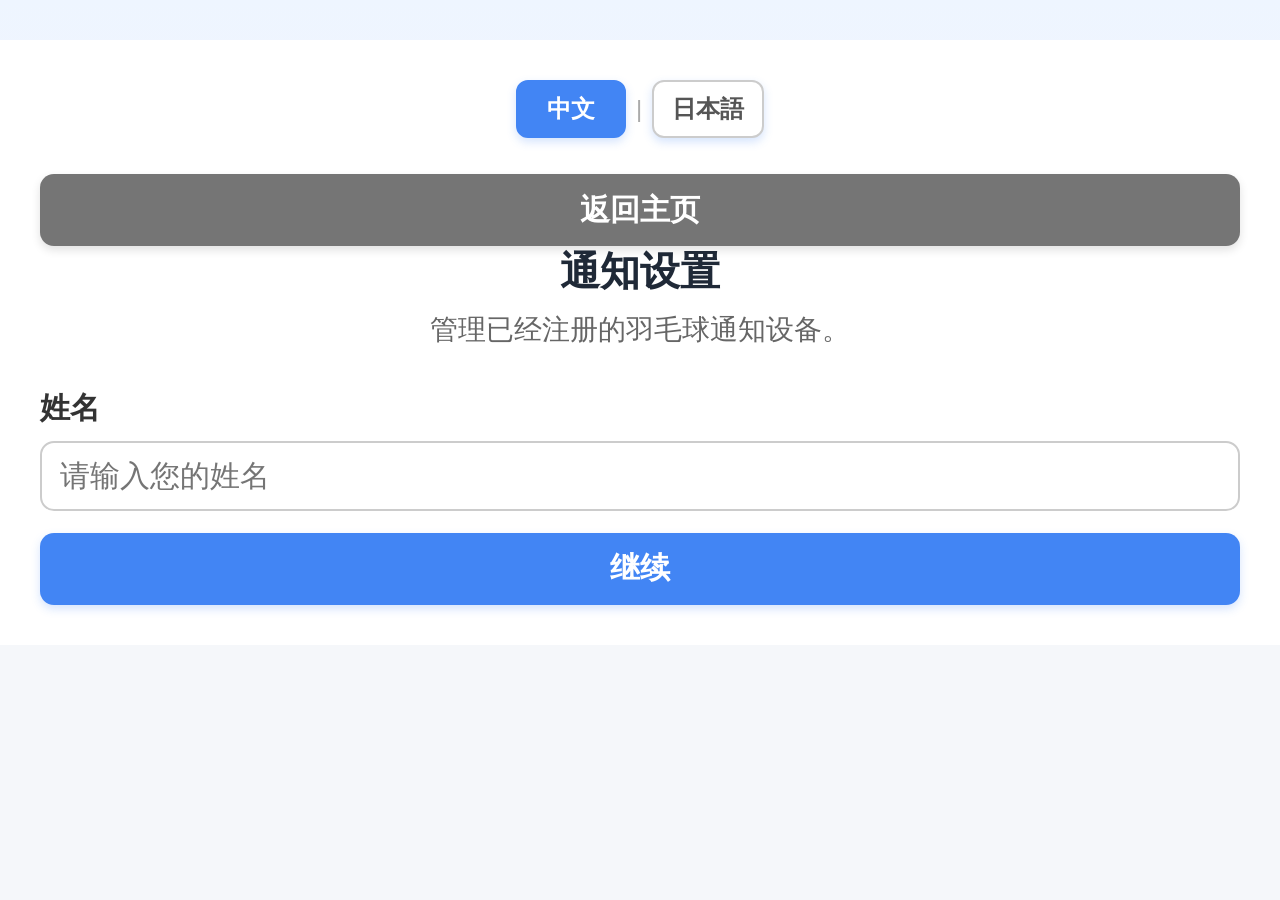
<file: notification.html>
<!doctype html>
<html>
  <head>
    <meta charset="UTF-8" />

    <meta
      name="viewport"
      content="width=device-width, initial-scale=1.0, maximum-scale=1.0, user-scalable=no"
    />

    <title id="pageTitle">通知设置</title>

    <style>
      /* =========================================================
     全局
  ========================================================= */

      * {
        box-sizing: border-box;
        -webkit-tap-highlight-color: transparent;
      }

      html {
        width: 100%;
        min-height: 100%;
        margin: 0;
        padding: 0;
        background: #f5f7fa;
      }

      body {
        width: 100%;
        min-height: 100vh;
        min-height: 100dvh;

        margin: 0;
        padding: 0;

        font-family:
          -apple-system, BlinkMacSystemFont, "Segoe UI", "Noto Sans JP",
          "Noto Sans", sans-serif;

        background: linear-gradient(
          180deg,
          #eef5ff 0%,
          #f5f7fa 45%,
          #f5f7fa 100%
        );

        color: #222;

        font-size: 32px;

        -webkit-font-smoothing: antialiased;
      }

      /* =========================================================
     全屏容器
  ========================================================= */

      .container {
        width: 100%;
        max-width: none;
        min-height: 100vh;
        min-height: 100dvh;

        margin: 0;
        padding: max(6px, env(safe-area-inset-top)) 0
          max(6px, env(safe-area-inset-bottom)) 0;
      }

      /* =========================================================
     主卡片
  ========================================================= */

      .card {
        width: 100%;
        max-width: none;

        background: #ffffff;
        border-radius: 0;

        padding: 18px 0;

        box-shadow: none;
      }

      /* =========================================================
     语言切换
  ========================================================= */

      .language-switch {
        display: flex;

        justify-content: center;

        align-items: center;

        margin-bottom: 14px;
      }

      .language-button {
        width: auto;

        min-width: 110px;

        min-height: 58px;

        margin: 0;

        padding: 10px 18px;

        border: 2px solid #ccc;

        border-radius: 12px;

        background: #fff;

        color: #555;

        font-size: 24px;

        font-weight: 600;

        cursor: pointer;
      }

      .language-button.active {
        background: #4285f4;

        border-color: #4285f4;

        color: #fff;
      }

      .language-separator {
        margin: 0 10px;

        color: #aaa;

        font-size: 24px;

        line-height: 58px;
      }

      /* =========================================================
     标题
  ========================================================= */

      h1 {
        margin: 0 0 10px;

        font-size: 40px;

        line-height: 1.25;

        text-align: center;

        color: #1f2937;
      }

      /* =========================================================
     描述
  ========================================================= */

      .description {
        color: #666;

        line-height: 1.7;

        font-size: 28px;

        text-align: center;

        margin-bottom: 34px;
      }

      /* =========================================================
     Label
  ========================================================= */

      label {
        display: block;

        margin-bottom: 12px;

        font-size: 30px;

        font-weight: 700;

        color: #333;
      }

      /* =========================================================
     输入框
  ========================================================= */

      input {
        width: 100%;

        min-height: 70px;

        padding: 16px 18px;

        border: 2px solid #ccc;

        border-radius: 14px;

        font-size: 30px;

        background: #fff;

        color: #222;

        outline: none;

        -webkit-appearance: none;
      }

      input:focus {
        border-color: #4285f4;

        box-shadow: 0 0 0 4px rgba(66, 133, 244, 0.12);
      }

      /* =========================================================
     所有按钮
  ========================================================= */

      button {
        width: 100%;

        min-height: 72px;

        margin-top: 22px;

        padding: 14px 18px;

        border: 0;

        border-radius: 14px;

        background: #4285f4;

        color: white;

        font-size: 30px;

        font-weight: 700;

        cursor: pointer;

        box-shadow: 0 4px 10px rgba(66, 133, 244, 0.22);

        transition:
          transform 0.1s ease,
          opacity 0.1s ease;
      }

      button:active {
        transform: scale(0.98);
      }

      button:disabled {
        background: #aaa;

        box-shadow: none;

        cursor: not-allowed;

        transform: none;
      }

      /* =========================================================
     次要按钮
  ========================================================= */

      .secondary {
        background: #757575;

        box-shadow: 0 4px 10px rgba(0, 0, 0, 0.12);
      }

      /* =========================================================
     隐藏
  ========================================================= */

      .hidden {
        display: none !important;
      }

      /* =========================================================
     消息
  ========================================================= */

      .message {
        margin-top: 24px;

        padding: 18px;

        border-radius: 14px;

        background: #f1f3f4;

        font-size: 26px;

        line-height: 1.6;

        white-space: pre-line;
      }

      .success {
        background: #e6f4ea;

        color: #137333;
      }

      .error {
        background: #fce8e6;

        color: #c5221f;
      }

      .warning {
        background: #fff8e1;

        color: #795548;
      }

      /* =========================================================
     Device ID
  ========================================================= */

      .device-id {
        margin-top: 20px;

        padding: 16px;

        background: #f1f3f4;

        border-radius: 12px;

        word-break: break-all;

        font-family: monospace;

        font-size: 22px;

        line-height: 1.5;

        color: #555;
      }

      /* =========================================================
     通知状态
  ========================================================= */

      .status-box {
        margin-top: 24px;

        padding: 22px 16px;

        border-radius: 14px;

        background: #f1f3f4;

        text-align: center;

        font-size: 28px;

        font-weight: 700;

        line-height: 1.5;
      }

      .status-on {
        background: #e6f4ea;

        color: #137333;
      }

      .status-off {
        background: #fff8e1;

        color: #795548;
      }

      /* =========================================================
     双按钮
  ========================================================= */

      .button-row {
        display: flex;

        gap: 12px;
      }

      .button-row button {
        flex: 1;
      }

      /* =========================================================
     手机小屏幕
  ========================================================= */

      @media (max-width: 380px) {
        .container {
          padding-left: 0;
          padding-right: 0;
        }

        .card {
          width: 100%;
          padding: 18px 0;
          border-radius: 8px;
        }

        h1 {
          font-size: 38px;
        }

        .description {
          font-size: 24px;
        }

        label {
          font-size: 26px;
        }

        input {
          font-size: 27px;
        }

        button {
          font-size: 27px;
        }
      }

      /* =========================================================
     平板 / 电脑
  ========================================================= */

      @media (min-width: 700px) {
        .container {
          max-width: none;
          width: 100%;
          padding-top: 40px;
        }

        .card {
          width: 100%;
          padding: 40px;
        }
      }
    </style>
  </head>

  <body>
    <div class="container">
      <div class="card">
        <!-- =========================
         Language
    ========================== -->

        <div class="language-switch">
          <button
            id="languageZh"
            class="language-button"
            onclick="setLanguage('zh')"
          >
            中文
          </button>

          <span class="language-separator"> | </span>

          <button
            id="languageJa"
            class="language-button"
            onclick="setLanguage('ja')"
          >
            日本語
          </button>
        </div>

        <button class="secondary" onclick="goToHome()" data-i18n="homeButton">
          返回主页
        </button>

        <!-- =========================
         Step 1
         ========================== -->

        <div id="nameStep">
          <h1 data-i18n="title">通知设置</h1>

          <div class="description" data-i18n="description">
            管理这台设备的羽毛球通知。
          </div>

          <label for="userName" data-i18n="nameLabel"> 姓名 </label>

          <input
            id="userName"
            type="text"
            autocomplete="name"
            data-i18n-placeholder="namePlaceholder"
            placeholder="请输入您的姓名"
          />

          <button
            id="checkButton"
            onclick="checkName()"
            data-i18n="continueButton"
          >
            继续
          </button>
        </div>

        <!-- =========================
         Step 2
    ========================== -->

        <div id="confirmStep" class="hidden">
          <h1 data-i18n="confirmTitle">确认身份</h1>

          <div class="description" data-i18n="confirmDescription">
            系统发现这个姓名已经注册过。
            <br />
            请确认这是您本人。
          </div>

          <div
            id="confirmName"
            style="
              font-size: 22px;
              font-weight: bold;
              text-align: center;
              margin: 20px 0;
            "
          ></div>

          <button onclick="confirmExistingUser()" data-i18n="isMeButton">
            是我的
          </button>

          <button
            class="secondary"
            onclick="backToNameStep()"
            data-i18n="notMeButton"
          >
            不是
          </button>
        </div>

        <!-- =========================
         Step 3
    ========================== -->

        <div id="successStep" class="hidden">
          <h1 data-i18n="successTitle">通知设置</h1>

          <div id="successMessage" class="message success"></div>

          <div class="device-id">
            <span data-i18n="deviceIdLabel"> Device ID： </span>

            <span id="deviceIdDisplay"></span>
          </div>

          <div id="notificationStatus" class="status-box"></div>

          <button
            id="disableButton"
            class="secondary"
            onclick="disableCurrentDevice()"
            data-i18n="disableButton"
          >
            关闭通知
          </button>

          <button
            id="enableButton"
            class="hidden"
            onclick="enableCurrentDevice()"
            data-i18n="enableButton"
          >
            开启通知
          </button>
        </div>

        <!-- =========================
         Not Registered
    ========================== -->

        <div id="notRegisteredStep" class="hidden">
          <h1 data-i18n="notRegisteredTitle">设备尚未注册</h1>

          <div class="message warning" data-i18n="notRegisteredMessage">
            这台设备尚未注册通知。 请先完成设备注册。
          </div>

          <button onclick="goToRegistration()" data-i18n="goRegisterButton">
            前往设备注册
          </button>

          <button
            class="secondary"
            onclick="backToNameStep()"
            data-i18n="backButton"
          >
            返回
          </button>
        </div>

        <!-- =========================
         Message
    ========================== -->

        <div id="message" class="message hidden"></div>
      </div>
    </div>

    <script>
      /*************************************************
       * Configuration
       *************************************************/

      /*
       * Firebase Hosting 注册网站
       *
       * Notification.html 不在这里获取 FCM。
       *
       * 这里只用于：
       *
       * 「未注册」
       * → 前往注册网站
       */

      const REGISTRATION_URL = "https://badminton-notification.web.app/";

      /*************************************************
       * Global
       *************************************************/

      let deviceId = "";

      let currentUserName = "";

      let currentLanguage = "zh";

      /*************************************************
       * Translation
       *************************************************/

      const translations = {
        zh: {
          pageTitle: "通知设置",

          title: "通知设置",

          description: "管理已经注册的羽毛球通知设备。",

          nameLabel: "姓名",

          namePlaceholder: "请输入您的姓名",

          continueButton: "继续",

          confirmTitle: "确认身份",

          confirmDescription:
            "系统发现这个姓名已经注册过。<br>请确认这是您本人。",

          notMeButton: "不是",

          isMeButton: "是我的",

          successTitle: "通知设置",

          deviceIdLabel: "Device ID：",

          checking: "检查中...",

          loading: "读取中...",

          notificationOn: "通知目前已开启。",

          notificationOff: "通知目前已关闭。",

          registerSuccess: "设备已注册，可以管理通知。",

          disableButton: "关闭通知",

          enableButton: "开启通知",

          disabledSuccess: "通知已关闭。",

          enabledSuccess: "通知已开启。",

          notRegisteredTitle: "设备尚未注册",

          notRegisteredMessage: "这台设备尚未注册通知。请先完成设备注册。",

          goRegisterButton: "前往设备注册",

          homeButton: "返回主页",

          backButton: "返回",

          emptyName: "请输入姓名。",

          checkError: "检查姓名时发生错误。",

          serverError: "服务器通信失败。",

          deviceNotFound: "设备不存在。",
        },

        ja: {
          pageTitle: "通知設定",

          title: "通知設定",

          description: "登録済みのバドミントン通知端末を管理します。",

          nameLabel: "お名前",

          namePlaceholder: "お名前を入力してください",

          continueButton: "次へ",

          confirmTitle: "本人確認",

          confirmDescription:
            "この名前はすでに登録されています。<br>ご本人かどうか確認してください。",

          notMeButton: "違います",

          isMeButton: "本人です",

          successTitle: "通知設定",

          deviceIdLabel: "Device ID：",

          checking: "確認中...",

          loading: "読み込み中...",

          notificationOn: "通知は現在オンになっています。",

          notificationOff: "通知は現在オフになっています。",

          registerSuccess: "端末は登録済みです。通知を管理できます。",

          disableButton: "通知をオフにする",

          enableButton: "通知をオンにする",

          disabledSuccess: "通知をオフにしました。",

          enabledSuccess: "通知をオンにしました。",

          notRegisteredTitle: "端末未登録",

          notRegisteredMessage:
            "この端末は通知登録されていません。先に端末登録を行ってください。",

          goRegisterButton: "端末登録へ",

          homeButton: "ホームへ戻る",

          backButton: "戻る",

          emptyName: "お名前を入力してください。",

          checkError: "名前の確認中にエラーが発生しました。",

          serverError: "サーバーとの通信に失敗しました。",

          deviceNotFound: "端末が見つかりません。",
        },
      };

      /*************************************************
       * Startup
       *************************************************/

      document.addEventListener("DOMContentLoaded", function () {
        initializeLanguage();
      });

      /*************************************************
       * Language
       *************************************************/

      function initializeLanguage() {
        try {
          const savedLanguage = localStorage.getItem("badminton_v2_language");

          if (savedLanguage === "zh" || savedLanguage === "ja") {
            currentLanguage = savedLanguage;
          } else {
            const browserLanguage = navigator.language || "";

            if (browserLanguage.toLowerCase().startsWith("ja")) {
              currentLanguage = "ja";
            }
          }
        } catch (error) {
          currentLanguage = "zh";
        }

        applyLanguage();
      }

      /*************************************************
       * Set Language
       *************************************************/

      function setLanguage(language) {
        if (language !== "zh" && language !== "ja") {
          return;
        }

        currentLanguage = language;

        try {
          localStorage.setItem("badminton_v2_language", language);
        } catch (error) {}

        applyLanguage();
      }

      /*************************************************
       * Apply Language
       *************************************************/

      function applyLanguage() {
        const texts = translations[currentLanguage];

        document.querySelectorAll("[data-i18n]").forEach(function (element) {
          const key = element.getAttribute("data-i18n");

          if (texts[key] !== undefined) {
            element.innerHTML = texts[key];
          }
        });

        document
          .querySelectorAll("[data-i18n-placeholder]")
          .forEach(function (element) {
            const key = element.getAttribute("data-i18n-placeholder");

            if (texts[key] !== undefined) {
              element.placeholder = texts[key];
            }
          });

        document.title = texts.pageTitle;

        document
          .getElementById("languageZh")
          .classList.toggle("active", currentLanguage === "zh");

        document
          .getElementById("languageJa")
          .classList.toggle("active", currentLanguage === "ja");
      }

      /*************************************************
       * Check Name
       *************************************************/

      function checkName() {
        const input = document.getElementById("userName");

        const name = input.value.trim();

        if (!name) {
          showMessage(translations[currentLanguage].emptyName, "error");

          input.focus();

          return;
        }

        currentUserName = name;

        setCheckButtonLoading(true);

        hideMessage();

        fetch(
          "https://script.google.com/macros/s/AKfycbxz1vbqjVOIcDD_GenDog-N4eEiD1_rBKHHRl0xovwKT_xfZWwUm0-rjjuNvjYG0Jlj/exec",
          {
            method: "POST",
            body: JSON.stringify({
              action: "apiCheckUserName",
              userName: currentUserName,
            }),
          },
        )
          .then(function (response) {
            return response.json();
          })
          .then(function (result) {
            setCheckButtonLoading(false);

            console.log("checkUserName result:", result);

            if (!result || result.success === false) {
              showMessage(
                result && result.message
                  ? result.message
                  : translations[currentLanguage].checkError,
                "error",
              );

              return;
            }

            /*
             * 没有这个姓名
             */
            if (result.exists !== true) {
              showNotRegistered();
              return;
            }

            /*
             * 姓名存在，
             * 但没有可管理的 deviceId
             */
            if (!result.deviceFound || !result.deviceId) {
              showNotRegistered();
              return;
            }

            /*
             * 保存从 GAS 返回的
             * 已注册 Device ID。
             */
            deviceId = result.deviceId;

            console.log("Registered device:", deviceId);

            document.getElementById("nameStep").classList.add("hidden");

            document.getElementById("confirmStep").classList.remove("hidden");

            document.getElementById("confirmName").textContent =
              currentUserName;
          })
          .catch(function (error) {
            setCheckButtonLoading(false);

            console.error("checkUserName error:", error);

            showMessage(
              error && error.message
                ? error.message
                : translations[currentLanguage].serverError,
              "error",
            );
          });
      }

      /*************************************************
       * Confirm Existing User
       *************************************************/

      function confirmExistingUser() {
        if (!deviceId) {
          showNotRegistered();

          return;
        }

        showSuccess();
      }

      /*************************************************
       * Show Success / Status
       *************************************************/

      function showSuccess() {
        document.getElementById("nameStep").classList.add("hidden");

        document.getElementById("confirmStep").classList.add("hidden");

        document.getElementById("notRegisteredStep").classList.add("hidden");

        document.getElementById("successStep").classList.remove("hidden");

        document.getElementById("deviceIdDisplay").textContent = deviceId;

        document.getElementById("successMessage").textContent =
          translations[currentLanguage].registerSuccess;

        loadDeviceNotificationStatus();
      }

      /*************************************************
       * Load Device Status
       *************************************************/

      function loadDeviceNotificationStatus() {
        if (!deviceId) {
          showNotRegistered();

          return;
        }

        console.log("Checking device status:", deviceId);

        document.getElementById("notificationStatus").textContent =
          translations[currentLanguage].loading;

        fetch(
          "https://script.google.com/macros/s/AKfycbxz1vbqjVOIcDD_GenDog-N4eEiD1_rBKHHRl0xovwKT_xfZWwUm0-rjjuNvjYG0Jlj/exec",
          {
            method: "POST",
            body: JSON.stringify({
              action: "apiGetDeviceStatus",
              deviceId: deviceId,
            }),
          },
        )
          .then(function (response) {
            return response.json();
          })
          .then(function (result) {
            console.log("Device status result:", result);

            if (!result || result.success === false || !result.exists) {
              showNotRegistered();
              return;
            }

            updateNotificationUI(result.enabled === true);
          })
          .catch(function (error) {
            console.error("Device status error:", error);

            showMessage(
              error && error.message
                ? error.message
                : translations[currentLanguage].serverError,
              "error",
            );
          });
      }

      /*************************************************
       * Update Notification UI
       *************************************************/

      function updateNotificationUI(enabled) {
        const status = document.getElementById("notificationStatus");

        const disableButton = document.getElementById("disableButton");

        const enableButton = document.getElementById("enableButton");

        if (enabled) {
          status.textContent = translations[currentLanguage].notificationOn;

          status.className = "status-box status-on";

          disableButton.classList.remove("hidden");

          enableButton.classList.add("hidden");
        } else {
          status.textContent = translations[currentLanguage].notificationOff;

          status.className = "status-box status-off";

          disableButton.classList.add("hidden");

          enableButton.classList.remove("hidden");
        }
      }

      /*************************************************
       * Disable Notification
       *************************************************/

      function disableCurrentDevice() {
        if (!deviceId) {
          showNotRegistered();

          return;
        }

        const button = document.getElementById("disableButton");

        button.disabled = true;

        fetch(
          "https://script.google.com/macros/s/AKfycbxz1vbqjVOIcDD_GenDog-N4eEiD1_rBKHHRl0xovwKT_xfZWwUm0-rjjuNvjYG0Jlj/exec",
          {
            method: "POST",
            body: JSON.stringify({
              action: "apiDisableDevice",
              deviceId: deviceId,
            }),
          },
        )
          .then(function (response) {
            return response.json();
          })
          .then(function (result) {
            button.disabled = false;

            console.log("disable result:", result);

            if (!result || result.success === false) {
              showMessage(
                result && result.message
                  ? result.message
                  : translations[currentLanguage].serverError,
                "error",
              );

              return;
            }

            showMessage(
              translations[currentLanguage].disabledSuccess,
              "success",
            );

            updateNotificationUI(false);
          })
          .catch(function (error) {
            button.disabled = false;

            console.error("disable error:", error);

            showMessage(
              error && error.message
                ? error.message
                : translations[currentLanguage].serverError,
              "error",
            );
          });
      }

      /*************************************************
       * Enable Notification
       *************************************************/

      function enableCurrentDevice() {
        if (!deviceId) {
          showNotRegistered();

          return;
        }

        const button = document.getElementById("enableButton");

        button.disabled = true;

        fetch(
          "https://script.google.com/macros/s/AKfycbxz1vbqjVOIcDD_GenDog-N4eEiD1_rBKHHRl0xovwKT_xfZWwUm0-rjjuNvjYG0Jlj/exec",
          {
            method: "POST",
            body: JSON.stringify({
              action: "apiEnableDevice",
              deviceId: deviceId,
            }),
          },
        )
          .then(function (response) {
            return response.json();
          })
          .then(function (result) {
            button.disabled = false;

            console.log("enable result:", result);

            if (!result || result.success === false) {
              showMessage(
                result && result.message
                  ? result.message
                  : translations[currentLanguage].serverError,
                "error",
              );

              return;
            }

            showMessage(
              translations[currentLanguage].enabledSuccess,
              "success",
            );

            updateNotificationUI(true);
          })
          .catch(function (error) {
            button.disabled = false;

            console.error("enable error:", error);

            showMessage(
              error && error.message
                ? error.message
                : translations[currentLanguage].serverError,
              "error",
            );
          });
      }

      /*************************************************
       * Not Registered
       *************************************************/

      function showNotRegistered() {
        document.getElementById("nameStep").classList.add("hidden");

        document.getElementById("confirmStep").classList.add("hidden");

        document.getElementById("successStep").classList.add("hidden");

        document.getElementById("notRegisteredStep").classList.remove("hidden");
      }

      /*************************************************
       * Go Registration
       *************************************************/
      function goToRegistration() {
        window.top.location.href = REGISTRATION_URL;
      }

      function goToHome() {
        window.location.href = "./";
      }

      /*************************************************
       * Back
       *************************************************/

      function backToNameStep() {
        document.getElementById("confirmStep").classList.add("hidden");

        document.getElementById("successStep").classList.add("hidden");

        document.getElementById("notRegisteredStep").classList.add("hidden");

        document.getElementById("nameStep").classList.remove("hidden");

        hideMessage();
      }

      /*************************************************
       * Message
       *************************************************/

      function showMessage(message, type) {
        const element = document.getElementById("message");

        element.textContent = message;

        element.className = "message " + (type || "");
      }

      function hideMessage() {
        const element = document.getElementById("message");

        element.textContent = "";

        element.className = "message hidden";
      }

      /*************************************************
       * Loading
       *************************************************/

      function setCheckButtonLoading(isLoading) {
        const button = document.getElementById("checkButton");

        const texts = translations[currentLanguage];

        button.disabled = isLoading;

        button.textContent = isLoading ? texts.checking : texts.continueButton;
      }
    </script>
  </body>
</html>
</file>
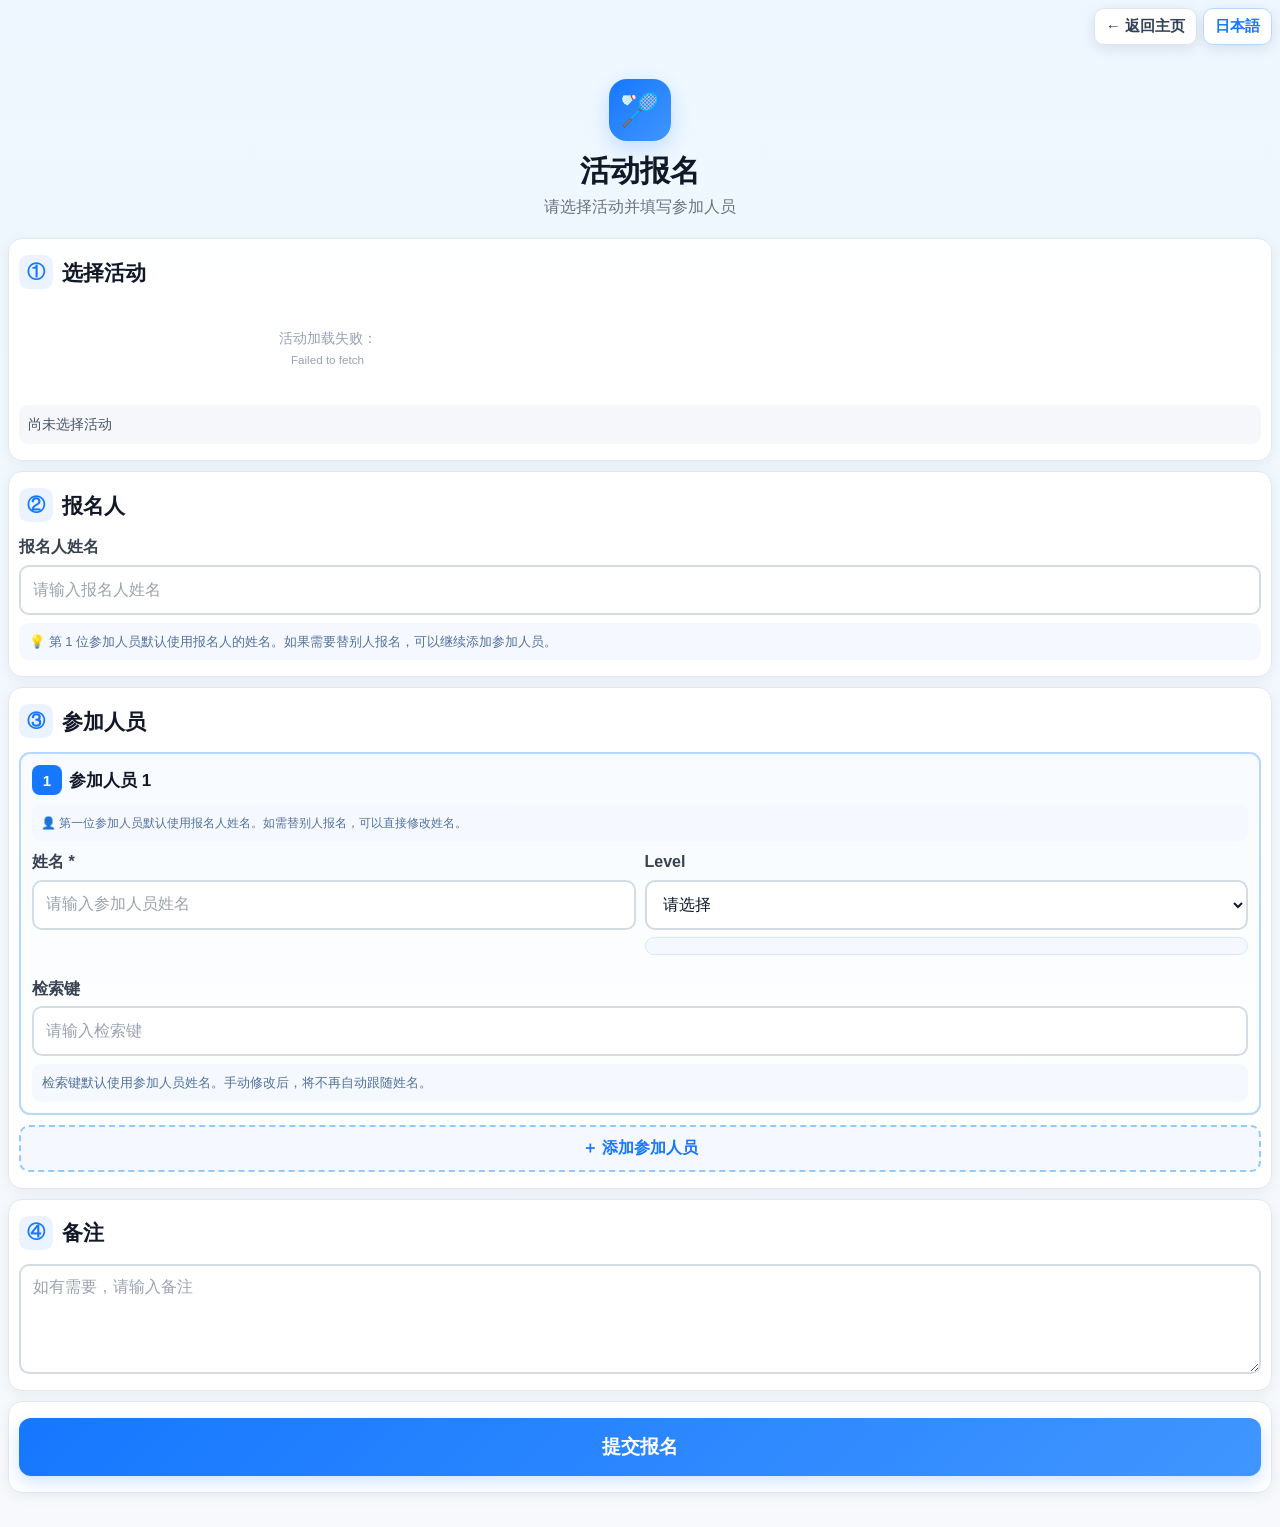
<file: registration.html>
<!doctype html>
<html lang="zh-CN">
  <head>
    <meta charset="UTF-8" />

    <meta
      name="viewport"
      content="width=device-width, initial-scale=1.0, maximum-scale=1.0, viewport-fit=cover"
    />

    <meta name="theme-color" content="#1677ff" />

    <link rel="manifest" href="./manifest.json" />
    <link rel="stylesheet" href="./style.css" />
    <script src="./db.js"></script>

    <title>活动报名 / イベント申込</title>

    <style>
      /* =====================================================
       Registration Page
       多活动一次提交版本
    ===================================================== */

      *,
      *::before,
      *::after {
        box-sizing: border-box;
        -webkit-tap-highlight-color: transparent;
      }

      html,
      body {
        width: 100%;
        max-width: 100%;
        min-width: 0;

        margin: 0;
        padding: 0;

        overflow-x: hidden;

        background: linear-gradient(180deg, #eef7ff 0%, #f7f9fc 100%);

        color: #1f2937;

        font-family:
          -apple-system, BlinkMacSystemFont, "Segoe UI", "Microsoft YaHei",
          "Hiragino Sans GB", "Yu Gothic", Meiryo, Arial, sans-serif;

        -webkit-font-smoothing: antialiased;
        -webkit-text-size-adjust: 100%;
      }

      body {
        min-height: 100dvh;

        padding-top: env(safe-area-inset-top);
        padding-bottom: env(safe-area-inset-bottom);
      }

      /* =====================================================
       顶部工具栏
    ===================================================== */

      .top-tools {
        position: fixed;

        top: max(8px, env(safe-area-inset-top));

        right: 8px;

        z-index: 1000;

        display: flex;

        align-items: center;

        gap: 6px;
      }

      .tool-btn {
        border: 1px solid #dbe5f0;

        background: rgba(255, 255, 255, 0.96);

        color: #334155;

        padding: 8px 11px;

        border-radius: 10px;

        font-size: 15px;
        font-weight: 700;

        cursor: pointer;

        box-shadow: 0 4px 14px rgba(15, 23, 42, 0.1);
      }

      .language-btn {
        color: #1677ff;

        border-color: #b6d7ff;
      }

      /* =====================================================
       页面主体
    ===================================================== */

      .container {
        width: 100%;
        max-width: none;

        margin: 0;

        padding: max(65px, calc(env(safe-area-inset-top) + 55px)) 8px
          max(24px, env(safe-area-inset-bottom));
      }

      /* =====================================================
       页面标题
    ===================================================== */

      .page-header {
        width: 100%;

        text-align: center;

        padding: 14px 4px 20px;
      }

      .page-icon {
        width: 62px;
        height: 62px;

        margin: 0 auto 10px;

        display: flex;

        align-items: center;
        justify-content: center;

        border-radius: 18px;

        background: linear-gradient(135deg, #1677ff, #4096ff);

        color: white;

        font-size: 32px;

        box-shadow: 0 7px 20px rgba(22, 119, 255, 0.2);
      }

      .page-title {
        margin: 0;

        font-size: 30px;

        line-height: 1.3;

        font-weight: 900;

        color: #111827;
      }

      .page-subtitle {
        margin-top: 6px;

        font-size: 16px;

        line-height: 1.4;

        color: #6b7280;
      }

      /* =====================================================
       消息
    ===================================================== */

      .message {
        display: none;

        width: 100%;

        padding: 12px;

        margin-bottom: 10px;

        border-radius: 10px;

        font-size: 15px;

        line-height: 1.5;

        font-weight: 700;
      }

      .message.success {
        display: block;

        background: #f0fff4;

        color: #237804;

        border: 1px solid #b7eb8f;
      }

      .message.error {
        display: block;

        background: #fff2f0;

        color: #cf1322;

        border: 1px solid #ffccc7;
      }

      .message.warning {
        display: block;

        background: #fffbe6;

        color: #ad6800;

        border: 1px solid #ffe58f;
      }

      /* =====================================================
       Card
    ===================================================== */

      .card {
        width: 100%;

        background: rgba(255, 255, 255, 0.97);

        border-radius: 14px;

        padding: 16px 10px;

        margin-bottom: 10px;

        border: 1px solid #e2e8f0;

        box-shadow: 0 3px 14px rgba(15, 23, 42, 0.06);
      }

      .card-title {
        display: flex;

        align-items: center;

        gap: 9px;

        font-size: 21px;

        line-height: 1.3;

        font-weight: 900;

        margin-bottom: 14px;

        color: #111827;
      }

      .section-number {
        width: 34px;
        height: 34px;

        flex: 0 0 34px;

        display: flex;

        align-items: center;
        justify-content: center;

        border-radius: 9px;

        background: #eaf3ff;

        color: #1677ff;

        font-size: 18px;

        font-weight: 900;
      }

      /* =====================================================
       表单
    ===================================================== */

      .form-group {
        margin-bottom: 14px;
      }

      .form-group:last-child {
        margin-bottom: 0;
      }

      .form-group label {
        display: block;

        margin-bottom: 6px;

        font-size: 16px;

        line-height: 1.4;

        font-weight: 800;

        color: #374151;
      }

      input,
      select,
      textarea {
        display: block;

        width: 100%;

        border: 2px solid #d5dbe3;

        border-radius: 10px;

        padding: 10px 12px;

        font-size: 16px;

        line-height: 1.4;

        color: #111827;

        background: #fff;

        outline: none;

        font-family: inherit;
      }

      input,
      select {
        min-height: 50px;
      }

      textarea {
        min-height: 110px;

        resize: vertical;
      }

      input::placeholder,
      textarea::placeholder {
        color: #9ca3af;
      }

      input:focus,
      select:focus,
      textarea:focus {
        border-color: #1677ff;

        box-shadow: 0 0 0 3px rgba(22, 119, 255, 0.1);
      }

      /* =====================================================
       报名人提示
    ===================================================== */

      .booker-tip {
        margin-top: 8px;

        padding: 9px 10px;

        border-radius: 9px;

        background: #f5f9ff;

        color: #52719b;

        font-size: 13px;

        line-height: 1.5;
      }

      /* =====================================================
       Level说明
    ===================================================== */

      .level-description {
        margin-top: 7px;

        padding: 8px 10px;

        border-radius: 9px;

        background: #f5f9ff;

        border: 1px solid #d6e8ff;

        color: #52719b;

        font-size: 12px;

        line-height: 1.5;
      }

      .level-description:empty {
        display: none;
      }

      /* =====================================================
       ① 活动列表
    ===================================================== */

      .activity-list {
        display: grid;

        grid-template-columns: repeat(2, minmax(0, 1fr));

        gap: 8px;
      }

      .activity-item {
        position: relative;

        width: 100%;

        border: 2px solid #e1e6ed;

        border-radius: 11px;

        padding: 10px;

        cursor: pointer;

        background: #fff;

        transition: 0.2s;
      }

      .activity-item.selected {
        border-color: #1677ff;

        background: #f2f8ff;

        box-shadow: 0 3px 10px rgba(22, 119, 255, 0.08);
      }

      .activity-top {
        display: flex;

        align-items: flex-start;

        gap: 8px;
      }

      .activity-checkbox {
        width: 24px;
        height: 24px;

        min-width: 24px;

        margin-top: 2px;

        accent-color: #1677ff;
      }

      .activity-title {
        min-width: 0;

        font-size: 15px;

        line-height: 1.4;

        font-weight: 900;

        color: #111827;

        word-break: break-word;
      }

      .activity-info {
        margin-top: 6px;

        padding-left: 32px;

        font-size: 13px;

        line-height: 1.5;

        color: #667085;

        word-break: break-word;
      }

      .activity-info-row {
        margin-bottom: 1px;
      }

      .selected-summary {
        margin-top: 10px;

        padding: 9px;

        border-radius: 9px;

        background: #f5f7fa;

        color: #475467;

        font-size: 14px;

        line-height: 1.5;
      }

      /* =====================================================
       ③ 参加人员
    ===================================================== */

      .participant {
        width: 100%;

        border: 2px solid #e4e8ee;

        border-radius: 11px;

        padding: 11px;

        margin-bottom: 10px;

        background: linear-gradient(180deg, #ffffff, #fafcff);
      }

      .participant.first {
        border-color: #b6d7ff;

        background: linear-gradient(180deg, #f7fbff, #ffffff);
      }

      .participant-header {
        display: flex;

        align-items: center;

        justify-content: space-between;

        gap: 8px;

        margin-bottom: 10px;
      }

      .participant-title-wrap {
        display: flex;

        align-items: center;

        gap: 7px;
      }

      .participant-badge {
        width: 30px;
        height: 30px;

        display: flex;

        align-items: center;
        justify-content: center;

        border-radius: 8px;

        background: #1677ff;

        color: white;

        font-size: 15px;

        font-weight: 900;
      }

      .participant-title {
        font-size: 17px;

        font-weight: 900;

        color: #111827;
      }

      .participant-main {
        padding: 9px;

        margin-bottom: 10px;

        border-radius: 8px;

        background: #f5f9ff;

        color: #52719b;

        font-size: 12px;

        line-height: 1.5;
      }

      .participant-grid {
        display: grid;

        grid-template-columns: repeat(2, minmax(0, 1fr));

        gap: 9px;
      }

      .full-width {
        grid-column: 1 / -1;
      }

      /* =====================================================
       删除按钮
    ===================================================== */

      .remove-btn {
        border: none;

        background: #fff1f0;

        color: #cf1322;

        padding: 7px 9px;

        border-radius: 8px;

        cursor: pointer;

        font-size: 13px;

        font-weight: 800;

        white-space: nowrap;
      }

      /* =====================================================
       添加按钮
    ===================================================== */

      .add-btn {
        width: 100%;

        border: 2px dashed #91caff;

        background: #f5f9ff;

        color: #1677ff;

        padding: 11px;

        border-radius: 10px;

        font-size: 16px;

        font-weight: 800;

        cursor: pointer;
      }

      /* =====================================================
       提交按钮
    ===================================================== */

      .submit-btn {
        width: 100%;

        border: none;

        border-radius: 12px;

        background: linear-gradient(135deg, #1677ff, #4096ff);

        color: #fff;

        padding: 14px;

        min-height: 58px;

        font-size: 19px;

        line-height: 1.35;

        font-weight: 900;

        cursor: pointer;

        box-shadow: 0 6px 16px rgba(22, 119, 255, 0.2);
      }

      .submit-btn:disabled {
        background: #aeb8c4;

        box-shadow: none;

        cursor: not-allowed;
      }

      /* =====================================================
       Loading
    ===================================================== */

      .loading {
        display: none;

        text-align: center;

        color: #667085;

        padding-top: 10px;

        font-size: 14px;
      }

      /* =====================================================
       结果
    ===================================================== */

      .result-box {
        margin-top: 5px;

        padding: 5px;

        border-radius: 9px;

        background: #f7f8fa;

        font-size: 14px;

        line-height: 1.5;
      }

      .result-item {
        border-bottom: 1px solid #e5e7eb;

        padding: 10px 6px;
      }

      .result-item:last-child {
        border-bottom: none;
      }

      .status-confirmed {
        color: #389e0d;

        font-weight: 900;
      }

      .status-waitlist {
        color: #d48806;

        font-weight: 900;
      }

      .status-failed {
        color: #cf1322;

        font-weight: 900;
      }

      /* =====================================================
       空状态
    ===================================================== */

      .empty {
        width: 100%;

        color: #98a2b3;

        text-align: center;

        padding: 25px 10px;

        font-size: 14px;

        line-height: 1.5;
      }

      /* =====================================================
       小屏幕
    ===================================================== */

      @media (max-width: 600px) {
        .container {
          padding-left: 7px;
          padding-right: 7px;
        }

        .page-title {
          font-size: 24px;
        }

        .page-subtitle {
          font-size: 14px;
        }

        .card {
          padding: 14px 8px;
        }

        .card-title {
          font-size: 19px;
        }

        .section-number {
          width: 31px;
          height: 31px;

          flex-basis: 31px;

          font-size: 16px;
        }

        .activity-title {
          font-size: 14px;
        }

        .activity-info {
          font-size: 12px;

          padding-left: 32px;
        }

        .selected-summary {
          font-size: 13px;
        }

        .participant-grid {
          grid-template-columns: 1fr;
        }

        .full-width {
          grid-column: auto;
        }

        .form-group label {
          font-size: 15px;
        }

        input,
        select,
        textarea {
          font-size: 15px;
        }

        .add-btn {
          font-size: 15px;
        }

        .submit-btn {
          font-size: 18px;
        }
      }

      @media (max-width: 380px) {
        .activity-list {
          grid-template-columns: 1fr;
        }

        .page-title {
          font-size: 22px;
        }

        .page-subtitle {
          font-size: 13px;
        }

        .activity-title {
          font-size: 14px;
        }

        .activity-info {
          font-size: 12px;
        }
      }
    </style>
  </head>

  <body>
    <!-- =====================================================
       顶部工具
    ===================================================== -->

    <div class="top-tools">
      <button type="button" class="tool-btn" id="homeBtn" onclick="goHome()">
        ← 返回主页
      </button>

      <button
        type="button"
        class="tool-btn language-btn"
        id="languageBtn"
        onclick="toggleLanguage()"
      >
        日本語
      </button>
    </div>

    <div class="container">
      <!-- =====================================================
         页面标题
      ===================================================== -->

      <div class="page-header">
        <div class="page-icon">🏸</div>

        <h1 class="page-title" data-i18n="pageTitle">活动报名</h1>

        <div class="page-subtitle" data-i18n="pageSubtitle">
          请选择活动并填写参加人员
        </div>
      </div>

      <!-- =====================================================
         消息
      ===================================================== -->

      <div id="messageBox" class="message"></div>

      <!-- =====================================================
         ① 选择活动
      ===================================================== -->

      <div class="card">
        <div class="card-title">
          <span class="section-number">①</span>

          <span data-i18n="selectActivity">选择活动</span>
        </div>

        <div id="activityList" class="activity-list">
          <div class="empty" data-i18n="loadingActivities">正在加载活动...</div>
        </div>

        <div id="selectedActivitySummary" class="selected-summary">
          尚未选择活动
        </div>
      </div>

      <!-- =====================================================
         ② 报名人
      ===================================================== -->

      <div class="card">
        <div class="card-title">
          <span class="section-number">②</span>

          <span data-i18n="booker">报名人</span>
        </div>

        <div class="form-group">
          <label data-i18n="bookerName">报名人姓名</label>

          <input
            id="bookerName"
            type="text"
            autocomplete="name"
            data-i18n-placeholder="bookerPlaceholder"
            placeholder="请输入报名人姓名"
          />

          <div class="booker-tip" data-i18n="bookerTip">
            💡 第 1
            位参加人员默认使用报名人的姓名。如果需要替别人报名，可以继续添加参加人员。
          </div>
        </div>
      </div>

      <!-- =====================================================
         ③ 参加人员
      ===================================================== -->

      <div class="card">
        <div class="card-title">
          <span class="section-number">③</span>

          <span data-i18n="participants">参加人员</span>
        </div>

        <div id="participantsContainer"></div>

        <button
          type="button"
          class="add-btn"
          onclick="addParticipant()"
          data-i18n="addParticipant"
        >
          ＋ 添加参加人员
        </button>
      </div>

      <!-- =====================================================
         ④ 备注
      ===================================================== -->

      <div class="card">
        <div class="card-title">
          <span class="section-number">④</span>

          <span data-i18n="remark">备注</span>
        </div>

        <div class="form-group">
          <textarea
            id="message"
            data-i18n-placeholder="remarkPlaceholder"
            placeholder="如有需要，请输入备注"
          ></textarea>
        </div>
      </div>

      <!-- =====================================================
         提交
      ===================================================== -->

      <div class="card">
        <button
          id="submitBtn"
          class="submit-btn"
          type="button"
          onclick="submitRegistration()"
          data-i18n="submit"
        >
          提交报名
        </button>

        <div id="loading" class="loading" data-i18n="submitting">
          正在提交报名，请稍候...
        </div>
      </div>

      <!-- =====================================================
         报名结果
      ===================================================== -->

      <div id="resultCard" class="card" style="display: none">
        <div class="card-title">
          <span class="section-number">✓</span>

          <span data-i18n="result">报名结果</span>
        </div>

        <div id="resultBox" class="result-box"></div>
      </div>
    </div>

    <script>
      /* =====================================================
       全局数据
      ===================================================== */

      let activities = [];

      let selectedMembers = [];

      let participantCounter = 0;

      let currentLanguage = "zh";

      /* =====================================================
       GAS API
      ===================================================== */

      const GAS_URL =
        "https://script.google.com/macros/s/AKfycbytMNkX7m-3KE79Izj1i4o2TucGVoJB6vAqjsl3RjTxe-bPfkKWBwHh_gg3Ag4guLgGtg/exec";

      /* =====================================================
       首页
      ===================================================== */

      const HOME_URL = "./index.html";

      /* =====================================================
       多语言
      ===================================================== */

      const I18N = {
        zh: {
          pageTitle: "活动报名",

          pageSubtitle: "请选择活动并填写参加人员",

          selectActivity: "选择活动",

          loadingActivities: "正在加载活动...",

          noActivitySelected: "尚未选择活动",

          booker: "报名人",

          bookerName: "报名人姓名",

          bookerPlaceholder: "请输入报名人姓名",

          bookerTip:
            "💡 第 1 位参加人员默认使用报名人的姓名。如果需要替别人报名，可以继续添加参加人员。",

          participants: "参加人员",

          addParticipant: "＋ 添加参加人员",

          remark: "备注",

          remarkPlaceholder: "如有需要，请输入备注",

          submit: "提交报名",

          submitting: "正在提交报名，请稍候...",

          result: "报名结果",

          delete: "删除",

          participant: "参加人员",

          name: "姓名 *",

          namePlaceholder: "请输入参加人员姓名",

          level: "Level",

          select: "请选择",

          levelL1Name: "萌新",

          levelL2Name: "娱乐",

          levelL3Name: "进阶",

          levelL4Name: "高手",

          levelL1Description: "在场上经常挥空拍，或者用拍框打球。",

          levelL2Description: "能打身前球，身后球接不到，或者回球质量极差。",

          levelL3Description: "主动球能拉到对面后场，常见自学天花板。",

          levelL4Description: "经过系统教练指导，具备战术组合拳。",

          searchKey: "检索键",

          searchKeyPlaceholder: "请输入检索键",

          firstParticipantTip:
            "👤 第一位参加人员默认使用报名人姓名。如需替别人报名，可以直接修改姓名。",

          searchKeyTip:
            "检索键默认使用参加人员姓名。手动修改后，将不再自动跟随姓名。",

          activityDate: "日期",

          activityTime: "时间",

          capacity: "名额",

          fee: "费用",

          selectedActivities: "已选择",

          activitiesUnit: "个活动",

          noActivities: "暂时没有可以报名的活动",

          atLeastActivity: "请选择至少一个活动",

          atLeastParticipant: "至少需要一名参加人员",

          fillParticipantName: "请填写第 {n} 位参加人员的姓名",

          duplicateName:
            "参加人员姓名不能重复：{name}（第 {a} 位和第 {b} 位参加人员相同）",

          submittingShort: "正在提交...",

          registrationFailed: "报名失败：",

          activityLoadFailed: "活动加载失败：",

          serverNoResult: "服务器没有返回报名结果",

          registrationFailedSimple: "报名失败",

          partialSuccess: "部分报名成功",

          allSuccess: "全部报名成功",

          noDetail: "没有详细结果",

          groupID: "报名单编号：",

          bookerResult: "报名人：",

          total: "总报名：",

          success: "成功",

          failed: "失败",

          detail: "详细结果：",

          waitlist: "候补",

          statusSuccess: "成功",

          statusFailed: "失败",

          activity: "活动：",

          languageButton: "日本語",

          homeButton: "← 返回主页",

          homeConfirm: "确定返回主页吗？",

          offlineSaved: "当前没有网络，报名已保存，网络恢复后会自动发送。",

          syncSaved: "网络暂时不可用，报名已保存到同步队列。",
        },

        ja: {
          pageTitle: "イベント申込",

          pageSubtitle: "イベントを選択し、参加者を入力してください",

          selectActivity: "イベント選択",

          loadingActivities: "イベントを読み込んでいます...",

          noActivitySelected: "イベントが選択されていません",

          booker: "申込者",

          bookerName: "申込者氏名",

          bookerPlaceholder: "申込者の氏名を入力してください",

          bookerTip:
            "💡 1人目の参加者は、デフォルトで申込者の氏名になります。他の方の代理申込の場合は、参加者の氏名を直接変更してください。",

          participants: "参加者",

          addParticipant: "＋ 参加者を追加",

          remark: "備考",

          remarkPlaceholder: "必要に応じて備考を入力してください",

          submit: "申込を送信",

          submitting: "申込を送信しています。しばらくお待ちください...",

          result: "申込結果",

          delete: "削除",

          participant: "参加者",

          name: "氏名 *",

          namePlaceholder: "参加者の氏名を入力してください",

          level: "Level",

          select: "選択してください",

          levelL1Name: "初心者",

          levelL2Name: "エンジョイ",

          levelL3Name: "中級",

          levelL4Name: "上級",

          levelL1Description:
            "コート上で空振りが多く、ラケットのフレームで打ってしまうことがあるレベル。",

          levelL2Description:
            "体の前のシャトルは打てるが、体の後ろに来たシャトルは返せない、または返球の質がかなり低いレベル。",

          levelL3Description:
            "自分から打つショットを相手コートの奥まで飛ばせるレベル。独学ではこのあたりが一つの壁。",

          levelL4Description:
            "体系的なコーチングを受け、複数のショットを組み合わせた戦術を使えるレベル。",

          searchKey: "検索キー",

          searchKeyPlaceholder: "検索キーを入力してください",

          firstParticipantTip:
            "👤 1人目の参加者は、デフォルトで申込者の氏名になります。代理申込の場合は、氏名を直接変更してください。",

          searchKeyTip:
            "検索キーはデフォルトで参加者の氏名になります。手動で変更すると、その後は氏名に自動追従しません。",

          activityDate: "日付",

          activityTime: "時間",

          capacity: "定員",

          fee: "料金",

          selectedActivities: "選択済み",

          activitiesUnit: "件のイベント",

          noActivities: "現在、申込可能なイベントはありません",

          atLeastActivity: "少なくとも1つのイベントを選択してください",

          atLeastParticipant: "少なくとも1名の参加者が必要です",

          fillParticipantName: "{n}人目の参加者の氏名を入力してください",

          duplicateName:
            "参加者の氏名は重複できません：{name}（{a}人目と{b}人目）",

          submittingShort: "送信中...",

          registrationFailed: "申込に失敗しました：",

          activityLoadFailed: "イベントの読み込みに失敗しました：",

          serverNoResult: "サーバーから申込結果が返されませんでした",

          registrationFailedSimple: "申込に失敗しました",

          partialSuccess: "一部の申込が成功しました",

          allSuccess: "すべての申込が成功しました",

          noDetail: "詳細結果はありません",

          groupID: "申込グループID：",

          bookerResult: "申込者：",

          total: "申込合計：",

          success: "成功",

          failed: "失敗",

          detail: "詳細結果：",

          waitlist: "キャンセル待ち",

          statusSuccess: "成功",

          statusFailed: "失敗",

          activity: "イベント：",

          languageButton: "中文",

          homeButton: "← ホームへ戻る",

          homeConfirm: "ホームへ戻りますか？",

          offlineSaved:
            "現在オフラインです。申込内容を保存しました。ネットワーク復旧後に自動送信します。",

          syncSaved:
            "ネットワーク接続を確認できないため、申込内容を同期キューに保存しました。",
        },
      };

      /* =====================================================
       文字
      ===================================================== */

      function t(key) {
        return I18N[currentLanguage][key] || I18N.zh[key] || key;
      }

      /* =====================================================
       Level说明
      ===================================================== */

      function getLevelDescription(level) {
        const keyMap = {
          L1: "levelL1Description",
          L2: "levelL2Description",
          L3: "levelL3Description",
          L4: "levelL4Description",
        };

        const key = keyMap[level];

        if (!key) {
          return "";
        }

        return t(key);
      }

      /* =====================================================
       初始化
      ===================================================== */

      document.addEventListener("DOMContentLoaded", function () {
        applyLanguage();

        addParticipant();

        const bookerInput = document.getElementById("bookerName");

        bookerInput.addEventListener("input", function () {
          syncFirstParticipantWithBooker();
        });

        loadActivities();

        /*
         * 页面加载时，如果之前存在离线任务，
         * 且当前已经联网，则尝试自动同步。
         */
        if (navigator.onLine) {
          processSyncQueue().catch(function (error) {
            console.warn("[SYNC] 初始化同步失败:", error);
          });
        }
      });

      /* =====================================================
       中日文切换
      ===================================================== */

      function toggleLanguage() {
        currentLanguage = currentLanguage === "zh" ? "ja" : "zh";

        applyLanguage();

        renderActivities(activities);

        renderParticipants();

        updateSelectedActivitySummary();
      }

      /* =====================================================
       应用语言
      ===================================================== */

      function applyLanguage() {
        document.documentElement.lang =
          currentLanguage === "zh" ? "zh-CN" : "ja";

        document.title = t("pageTitle");

        document.querySelectorAll("[data-i18n]").forEach(function (element) {
          const key = element.dataset.i18n;

          element.textContent = t(key);
        });

        document
          .querySelectorAll("[data-i18n-placeholder]")
          .forEach(function (element) {
            const key = element.dataset.i18nPlaceholder;

            element.placeholder = t(key);
          });

        document.getElementById("languageBtn").textContent =
          t("languageButton");

        document.getElementById("homeBtn").textContent = t("homeButton");

        const submitBtn = document.getElementById("submitBtn");

        if (!submitBtn.disabled) {
          submitBtn.textContent = t("submit");
        }

        document.getElementById("loading").textContent = t("submitting");
      }

      /* =====================================================
       返回主页
      ===================================================== */

      function goHome() {
        window.location.href = HOME_URL;
      }

      /* =====================================================
       加载活动
       Offline First
      ===================================================== */

      async function loadActivities() {
        const box = document.getElementById("activityList");

        box.innerHTML = `
          <div class="empty">
            ${escapeHtml(t("loadingActivities"))}
          </div>
        `;

        let hasLocalCache = false;

        /*
         * 1. 先读取 IndexedDB
         */

        try {
          const cachedActivities = await dbGetAll("activities");

          console.log("本地活动列表缓存:", cachedActivities);

          if (Array.isArray(cachedActivities) && cachedActivities.length > 0) {
            hasLocalCache = true;

            activities = cachedActivities;

            renderActivities(activities);

            console.log("已有本地活动列表缓存，开始后台更新...");

            updateActivitiesInBackground();

            return;
          }
        } catch (error) {
          console.warn("读取本地活动缓存失败:", error);
        }

        /*
         * 2. 没有本地缓存
         */

        try {
          await fetchActivitiesFromServer();
        } catch (error) {
          console.error("活动加载失败:", error);

          if (!hasLocalCache) {
            box.innerHTML = `
              <div class="empty">
                ${escapeHtml(t("activityLoadFailed"))}
                <br>
                <small>
                  ${escapeHtml(
                    navigator.onLine
                      ? error.message || error
                      : currentLanguage === "zh"
                        ? "当前没有网络，且本地没有活动缓存。"
                        : "現在オフラインで、ローカルにイベントキャッシュがありません。",
                  )}
                </small>
              </div>
            `;
          }
        }
      }

      /* =====================================================
       从服务器获取活动
      ===================================================== */

      async function fetchActivitiesFromServer() {
        const response = await fetch(GAS_URL, {
          method: "POST",

          headers: {
            "Content-Type": "text/plain;charset=utf-8",
          },

          body: JSON.stringify({
            action: "pwaCheckin",
            type: "getActivities",
          }),
        });

        if (!response.ok) {
          throw new Error("HTTP错误: " + response.status);
        }

        const result = await response.json();

        console.log("服务器活动列表:", result);

        const list = Array.isArray(result)
          ? result
          : result && Array.isArray(result.data)
            ? result.data
            : null;

        if (!Array.isArray(list)) {
          throw new Error("服务器返回的活动数据格式错误");
        }

        activities = list;

        if (list.length > 0) {
          await dbPutAll("activities", list);

          console.log("活动列表已缓存到 IndexedDB:", list.length);
        }

        renderActivities(activities);

        return activities;
      }

      /* =====================================================
       后台更新活动
      ===================================================== */

      async function updateActivitiesInBackground() {
        try {
          await fetchActivitiesFromServer();

          console.log("活动列表后台更新完成");
        } catch (error) {
          console.warn("活动列表后台更新失败，继续使用本地缓存:", error);
        }
      }

      /* =====================================================
       显示活动
      ===================================================== */

      function renderActivities(list) {
        const container = document.getElementById("activityList");

        if (!list || list.length === 0) {
          container.innerHTML = `
            <div class="empty">
              ${escapeHtml(t("noActivities"))}
            </div>
          `;

          updateSelectedActivitySummary();

          return;
        }

        container.innerHTML = "";

        const params = new URLSearchParams(window.location.search);

        const currentActivityID = normalize(
          params.get("id") || params.get("activityID") || "",
        );

        list.forEach(function (activity) {
          const activityID = normalize(
            activity.ActivityID || activity.activityID || activity.id,
          );

          if (!activityID) {
            return;
          }

          const title = normalize(
            activity.Title || activity.title || "未命名活动",
          );

          const date = normalize(
            activity.ActivityDate || activity.Date || activity.date,
          );

          const startTime = normalize(activity.StartTime || activity.startTime);

          const endTime = normalize(activity.EndTime || activity.endTime);

          const capacity = normalize(activity.Capacity || activity.capacity);

          const fee = normalize(activity.Fee || activity.fee);

          const item = document.createElement("div");

          item.className = "activity-item";

          item.dataset.id = activityID;

          item.innerHTML = `
            <div class="activity-top">
              <input
                class="activity-checkbox"
                type="checkbox"
                value="${escapeHtml(activityID)}"
              >

              <div class="activity-title">
                🏸
                ${escapeHtml(title)}
              </div>
            </div>

            <div class="activity-info">

              ${
                date
                  ? `
                    <div class="activity-info-row">
                      📅
                      ${escapeHtml(t("activityDate"))}：
                      ${escapeHtml(formatDate(date))}
                    </div>
                  `
                  : ""
              }

              ${
                startTime
                  ? `
                    <div class="activity-info-row">
                      ⏰
                      ${escapeHtml(t("activityTime"))}：
                      ${escapeHtml(formatTime(startTime))}
                      ${endTime ? " ～ " + escapeHtml(formatTime(endTime)) : ""}
                    </div>
                  `
                  : ""
              }

              ${
                activity.VenueName
                  ? `
                    <div class="activity-info-row">
                      📍
                      ${escapeHtml(activity.VenueName)}
                    </div>
                  `
                  : ""
              }

              ${
                capacity
                  ? `
                    <div class="activity-info-row">
                      👥
                      ${escapeHtml(t("capacity"))}：
                      ${escapeHtml(capacity)}
                    </div>
                  `
                  : ""
              }

              ${
                fee !== ""
                  ? `
                    <div class="activity-info-row">
                      💴
                      ${escapeHtml(t("fee"))}：
                      ${escapeHtml(fee)}
                    </div>
                  `
                  : ""
              }

            </div>
          `;

          const checkbox = item.querySelector(".activity-checkbox");

          /*
           * 从活动详情进入：
           * 自动选择当前活动
           */

          if (currentActivityID && activityID === currentActivityID) {
            checkbox.checked = true;

            item.classList.add("selected");
          }

          /*
           * 点击整张活动卡片
           */

          item.addEventListener("click", function (event) {
            if (event.target !== checkbox) {
              checkbox.checked = !checkbox.checked;
            }

            if (checkbox.checked) {
              item.classList.add("selected");
            } else {
              item.classList.remove("selected");
            }

            updateSelectedActivitySummary();
          });

          container.appendChild(item);
        });

        updateSelectedActivitySummary();
      }

      /* =====================================================
       获取选择的活动
      ===================================================== */

      function getSelectedActivityIDs() {
        const checkboxes = document.querySelectorAll(
          "#activityList input[type='checkbox']:checked",
        );

        return Array.from(checkboxes)
          .map(function (checkbox) {
            return normalize(checkbox.value);
          })
          .filter(function (id) {
            return id !== "";
          });
      }

      /* =====================================================
       已选择活动显示
      ===================================================== */

      function updateSelectedActivitySummary() {
        const ids = getSelectedActivityIDs();

        const box = document.getElementById("selectedActivitySummary");

        if (!box) {
          return;
        }

        if (ids.length === 0) {
          box.textContent = t("noActivitySelected");

          return;
        }

        box.innerHTML =
          escapeHtml(t("selectedActivities")) +
          " <strong>" +
          ids.length +
          "</strong> " +
          escapeHtml(t("activitiesUnit")) +
          "： " +
          ids
            .map(function (id) {
              const activity = activities.find(function (a) {
                return normalize(a.ActivityID || a.activityID || a.id) === id;
              });

              return escapeHtml(
                activity ? activity.Title || activity.title || id : id,
              );
            })
            .join("、");
      }

      /* =====================================================
       添加参加人员
      ===================================================== */

      function addParticipant(data) {
        participantCounter++;

        const id = "participant_" + participantCounter;

        let participant;

        if (data) {
          participant = {
            name: normalize(data.name),

            searchKey: normalize(data.searchKey),

            level: normalize(data.level),

            searchKeyManuallyChanged: data.searchKeyManuallyChanged === true,
          };
        } else {
          const isFirst = selectedMembers.length === 0;

          const bookerInput = document.getElementById("bookerName");

          const bookerName = bookerInput ? normalize(bookerInput.value) : "";

          participant = {
            name: isFirst ? bookerName : "",

            searchKey: isFirst ? bookerName : "",

            level: "",

            searchKeyManuallyChanged: false,
          };
        }

        selectedMembers.push({
          id: id,

          name: participant.name || "",

          searchKey: participant.searchKey || "",

          level: participant.level || "",

          searchKeyManuallyChanged:
            participant.searchKeyManuallyChanged === true,
        });

        if (selectedMembers.length === 1) {
          selectedMembers[0].name = normalize(
            document.getElementById("bookerName").value,
          );

          selectedMembers[0].searchKey =
            selectedMembers[0].searchKey || selectedMembers[0].name;

          selectedMembers[0].searchKeyManuallyChanged = false;
        }

        renderParticipants();
      }

      /* =====================================================
       第一位参加人员跟随报名人
      ===================================================== */

      function syncFirstParticipantWithBooker() {
        const first = selectedMembers[0];

        if (!first) {
          return;
        }

        const bookerName = normalize(
          document.getElementById("bookerName").value,
        );

        first.name = bookerName;

        if (!first.searchKeyManuallyChanged) {
          first.searchKey = bookerName;
        }

        const firstCard = document.querySelector(
          '.participant[data-id="' + first.id + '"]',
        );

        if (!firstCard) {
          return;
        }

        const nameInput = firstCard.querySelector('[data-field="name"]');

        if (nameInput) {
          nameInput.value = first.name;
        }

        const searchKeyInput = firstCard.querySelector(
          '[data-field="searchKey"]',
        );

        if (searchKeyInput && !first.searchKeyManuallyChanged) {
          searchKeyInput.value = first.searchKey;
        }
      }

      /* =====================================================
       删除参加人员
      ===================================================== */

      function removeParticipant(id) {
        if (selectedMembers.length <= 1) {
          showMessage(t("atLeastParticipant"), "warning");

          return;
        }

        const index = selectedMembers.findIndex(function (member) {
          return member.id === id;
        });

        const wasFirst = index === 0;

        selectedMembers = selectedMembers.filter(function (member) {
          return member.id !== id;
        });

        if (wasFirst) {
          const first = selectedMembers[0];

          if (first) {
            const bookerName = normalize(
              document.getElementById("bookerName").value,
            );

            first.name = bookerName;

            first.searchKey = bookerName;

            first.searchKeyManuallyChanged = false;
          }
        }

        renderParticipants();
      }

      /* =====================================================
       显示参加人员
      ===================================================== */

      function renderParticipants() {
        const container = document.getElementById("participantsContainer");

        container.innerHTML = "";

        selectedMembers.forEach(function (member, index) {
          const div = document.createElement("div");

          div.className = "participant" + (index === 0 ? " first" : "");

          div.dataset.id = member.id;

          div.innerHTML = `
              <div class="participant-header">

                <div class="participant-title-wrap">

                  <div class="participant-badge">
                    ${index + 1}
                  </div>

                  <div class="participant-title">
                    ${escapeHtml(t("participant"))}
                    ${index + 1}
                  </div>

                </div>

                ${
                  selectedMembers.length > 1
                    ? `
                      <button
                        type="button"
                        class="remove-btn"
                        onclick="removeParticipant('${escapeHtml(member.id)}')"
                      >
                        ${escapeHtml(t("delete"))}
                      </button>
                    `
                    : ""
                }

              </div>

              ${
                index === 0
                  ? `
                    <div class="participant-main">
                      ${escapeHtml(t("firstParticipantTip"))}
                    </div>
                  `
                  : ""
              }

              <div class="participant-grid">

                <div class="form-group">

                  <label>
                    ${escapeHtml(t("name"))}
                  </label>

                  <input
                    type="text"
                    data-field="name"
                    value="${escapeHtml(member.name)}"
                    placeholder="${escapeHtml(t("namePlaceholder"))}"
                  >

                </div>

                <div class="form-group">

                  <label>
                    ${escapeHtml(t("level"))}
                  </label>

                  <select
                    data-field="level"
                  >

                    <option value="">
                      ${escapeHtml(t("select"))}
                    </option>

                    <option
                      value="L1"
                      ${member.level === "L1" ? "selected" : ""}
                    >
                      L1 ·
                      ${escapeHtml(t("levelL1Name"))}
                    </option>

                    <option
                      value="L2"
                      ${member.level === "L2" ? "selected" : ""}
                    >
                      L2 ·
                      ${escapeHtml(t("levelL2Name"))}
                    </option>

                    <option
                      value="L3"
                      ${member.level === "L3" ? "selected" : ""}
                    >
                      L3 ·
                      ${escapeHtml(t("levelL3Name"))}
                    </option>

                    <option
                      value="L4"
                      ${member.level === "L4" ? "selected" : ""}
                    >
                      L4 ·
                      ${escapeHtml(t("levelL4Name"))}
                    </option>

                  </select>

                  <div class="level-description">
                    ${escapeHtml(getLevelDescription(member.level))}
                  </div>

                </div>

                <div class="form-group full-width">

                  <label>
                    ${escapeHtml(t("searchKey"))}
                  </label>

                  <input
                    type="text"
                    data-field="searchKey"
                    value="${escapeHtml(member.searchKey)}"
                    placeholder="${escapeHtml(t("searchKeyPlaceholder"))}"
                  >

                  <div class="booker-tip">
                    ${escapeHtml(t("searchKeyTip"))}
                  </div>

                </div>

              </div>
            `;

          const inputs = div.querySelectorAll("[data-field]");

          inputs.forEach(function (input) {
            input.addEventListener("input", function () {
              updateParticipantFromDOM(member.id, input);
            });

            input.addEventListener("change", function () {
              updateParticipantFromDOM(member.id, input);
            });
          });

          container.appendChild(div);
        });
      }

      /* =====================================================
       从HTML更新参加人员
      ===================================================== */

      function updateParticipantFromDOM(id, input) {
        const member = selectedMembers.find(function (item) {
          return item.id === id;
        });

        if (!member) {
          return;
        }

        const field = input.dataset.field;

        if (field === "name") {
          member.name = input.value;

          if (!member.searchKeyManuallyChanged) {
            member.searchKey = input.value;

            const card = input.closest(".participant");

            if (card) {
              const searchKeyInput = card.querySelector(
                '[data-field="searchKey"]',
              );

              if (searchKeyInput) {
                searchKeyInput.value = input.value;
              }
            }
          }
        } else if (field === "searchKey") {
          member.searchKey = input.value;

          member.searchKeyManuallyChanged = true;
        } else {
          member[field] = input.value;

          if (field === "level") {
            const card = input.closest(".participant");

            if (card) {
              const description = card.querySelector(".level-description");

              if (description) {
                description.textContent = getLevelDescription(member.level);
              }
            }
          }
        }
      }

      /* =====================================================
       收集参加人员
      ===================================================== */

      function collectParticipants() {
        const cards = document.querySelectorAll(".participant");

        cards.forEach(function (card) {
          const id = card.dataset.id;

          const member = selectedMembers.find(function (item) {
            return item.id === id;
          });

          if (!member) {
            return;
          }

          const nameInput = card.querySelector('[data-field="name"]');

          const levelInput = card.querySelector('[data-field="level"]');

          const searchKeyInput = card.querySelector('[data-field="searchKey"]');

          member.name = nameInput ? normalize(nameInput.value) : "";

          member.level = levelInput ? normalize(levelInput.value) : "";

          member.searchKey = searchKeyInput
            ? normalize(searchKeyInput.value)
            : "";

          if (!member.searchKey && !member.searchKeyManuallyChanged) {
            member.searchKey = member.name;
          }
        });

        return selectedMembers.map(function (member) {
          return {
            name: normalize(member.name),

            level: normalize(member.level),

            searchKey: normalize(member.searchKey),
          };
        });
      }

      /* =====================================================
       检查重复姓名
      ===================================================== */

      function checkDuplicateParticipantNames(participants) {
        const nameMap = {};

        for (let i = 0; i < participants.length; i++) {
          const name = normalize(participants[i].name);

          if (!name) {
            continue;
          }

          const key = name.toLowerCase();

          if (nameMap[key] !== undefined) {
            return {
              duplicate: true,

              name: name,

              firstIndex: nameMap[key],

              secondIndex: i,
            };
          }

          nameMap[key] = i;
        }

        return {
          duplicate: false,
        };
      }

      /* =====================================================
       同步离线队列
      ===================================================== */

      async function processSyncQueue() {
        if (!navigator.onLine) {
          console.log("[SYNC] 当前没有网络，不进行同步");

          return;
        }

        const queue = await getSyncQueue();

        if (!queue || queue.length === 0) {
          console.log("[SYNC] 没有需要同步的任务");

          return;
        }

        console.log("[SYNC] 开始同步任务:", queue);

        for (const task of queue) {
          try {
            console.log("[SYNC] 正在发送:", task);

            const response = await fetch(GAS_URL, {
              method: "POST",

              mode: "cors",

              headers: {
                "Content-Type": "text/plain;charset=utf-8",
              },

              body: JSON.stringify(task.data),
            });

            console.log("[SYNC] response.type =", response.type);

            console.log("[SYNC] response.status =", response.status);

            console.log("[SYNC] response.ok =", response.ok);

            /*
             * opaque response：
             * 无法确认 GAS 是否成功，
             * 所以保留任务。
             */

            if (response.type === "opaque") {
              console.warn(
                "[SYNC] opaque response，无法确认服务器是否处理成功，保留任务:",
                task.id,
              );

              continue;
            }

            if (!response.ok) {
              throw new Error("HTTP错误: " + response.status);
            }

            let result;

            try {
              result = await response.json();
            } catch (jsonError) {
              console.error(
                "[SYNC] 无法解析服务器 JSON，保留任务:",
                task.id,
                jsonError,
              );

              continue;
            }

            console.log("[SYNC] GAS 返回:", result);

            /*
             * 只有 GAS 明确确认成功，
             * 才删除整个同步任务。
             *
             * 如果 partial === true，
             * 这里仍然视为服务器已经处理，
             * 因为请求本身已经被 GAS 接收并完成处理。
             */

            if (!result || result.success !== true) {
              console.warn(
                "[SYNC] GAS 没有确认成功，保留任务:",
                task.id,
                result,
              );

              continue;
            }

            await removeSyncTask(task.id);

            console.log("[SYNC] 同步成功，已删除任务:", task.id);
          } catch (error) {
            console.error("[SYNC] 同步失败，保留任务:", task.id, error);
          }
        }
      }

      /* =====================================================
       网络恢复
      ===================================================== */

      window.addEventListener("online", function () {
        console.log("[SYNC] 网络恢复，开始自动同步");

        processSyncQueue().catch(function (error) {
          console.error("[SYNC] 自动同步异常:", error);
        });
      });

      /* =====================================================
       提交报名
       
       核心：
       
       多个活动
       
       [A, B, C]
       
       ↓
       
       一个 requestData
       
       ↓
       
       一次 POST
       
       ↓
       
       registerActivities
       
       ↓
       
       GAS
       
       ↓
       
       一个统一结果
      ===================================================== */

      async function submitRegistration() {
        clearMessage();

        const activityIDs = getSelectedActivityIDs();

        /*
         * 至少选择一个活动
         */

        if (activityIDs.length === 0) {
          showMessage(t("atLeastActivity"), "error");

          return;
        }

        let bookerName = normalize(document.getElementById("bookerName").value);

        const participants = collectParticipants();

        if (participants.length === 0) {
          showMessage(t("atLeastParticipant"), "error");

          return;
        }

        /*
         * 如果报名人为空，
         * 使用第一位参加人员姓名。
         */

        if (!bookerName) {
          bookerName = participants[0].name;

          document.getElementById("bookerName").value = bookerName;
        }

        /*
         * 检查参加人员姓名
         */

        for (let i = 0; i < participants.length; i++) {
          if (!participants[i].name) {
            showMessage(
              t("fillParticipantName").replace("{n}", i + 1),
              "error",
            );

            return;
          }
        }

        /*
         * 检查重复姓名
         */

        const duplicateCheck = checkDuplicateParticipantNames(participants);

        if (duplicateCheck.duplicate) {
          showMessage(
            t("duplicateName")
              .replace("{name}", duplicateCheck.name)
              .replace("{a}", duplicateCheck.firstIndex + 1)
              .replace("{b}", duplicateCheck.secondIndex + 1),
            "error",
          );

          return;
        }

        const message = normalize(document.getElementById("message").value);

        /*
         * =====================================================
         * 核心：
         *
         * 所有活动只生成一个 clientRequestID
         * 所有活动只生成一个 requestData
         *
         * activityIDs = [A, B, C]
         * =====================================================
         */

        const clientRequestID =
          "REQ-" +
          Date.now() +
          "-" +
          Math.random().toString(36).substring(2, 10);

        const requestData = {
          action: "pwaCheckin",

          type: "registerActivities",

          data: {
            activityIDs: activityIDs,

            bookerName: bookerName,

            participants: participants,

            message: message,

            clientRequestID: clientRequestID,
          },
        };

        console.log("[REGISTER] 多活动统一请求:", requestData);

        setSubmitting(true);

        /*
         * =====================================================
         * 离线模式
         *
         * 一个请求 → 一个同步任务
         * =====================================================
         */

        if (!navigator.onLine) {
          try {
            await addSyncTask({
              action: "registerActivities",

              data: requestData,
            });

            console.log("[SYNC] 多活动报名已保存到离线同步队列:", requestData);

            setSubmitting(false);

            showMessage(t("offlineSaved"), "success");

            return;
          } catch (error) {
            console.error("[SYNC] 保存离线报名失败:", error);

            setSubmitting(false);

            showMessage(
              "无法保存离线报名：" + (error.message || error),
              "error",
            );

            return;
          }
        }

        /*
         * =====================================================
         * 在线模式
         *
         * 这里非常重要：
         *
         * 只有一次 fetch()
         *
         * 不再：
         *
         * for activity
         *   fetch()
         *
         * =====================================================
         */

        let result;

        try {
          console.log("[REGISTER] 一次提交多个活动:", activityIDs);

          console.log("[REGISTER] clientRequestID:", clientRequestID);

          const response = await fetch(GAS_URL, {
            method: "POST",

            headers: {
              "Content-Type": "text/plain;charset=utf-8",
            },

            body: JSON.stringify(requestData),
          });

          console.log("[REGISTER] response.status =", response.status);

          console.log("[REGISTER] response.ok =", response.ok);

          if (!response.ok) {
            throw new Error("HTTP错误: " + response.status);
          }

          result = await response.json();

          console.log("[REGISTER] GAS 多活动统一结果:", result);
        } catch (error) {
          /*
           * ===================================================
           * 整个多活动请求失败
           *
           * 整组活动进入一个同步任务。
           *
           * 不拆分。
           * ===================================================
           */

          console.error("[REGISTER] 多活动报名请求失败:", error);

          try {
            await addSyncTask({
              action: "registerActivities",

              data: requestData,
            });

            console.log("[SYNC] 多活动报名已进入同步队列:", activityIDs);

            setSubmitting(false);

            showMessage(t("syncSaved"), "success");

            return;
          } catch (queueError) {
            console.error("[SYNC] 保存同步队列失败:", queueError);

            setSubmitting(false);

            showMessage(
              "报名发送失败，且无法保存离线任务：" +
                (queueError.message || queueError),
              "error",
            );

            return;
          }
        }

        /*
         * =====================================================
         * GAS 已返回统一结果
         * =====================================================
         */

        setSubmitting(false);

        handleRegistrationResult(result);
      }

      /* =====================================================
       处理报名结果
      ===================================================== */

      function handleRegistrationResult(result) {
        if (!result) {
          showMessage(t("serverNoResult"), "error");

          return;
        }

        if (result.success !== true) {
          showMessage(
            result.message || t("registrationFailedSimple"),

            "error",
          );

          showResult(result);

          return;
        }

        if (result.partial === true) {
          showMessage(
            result.message || t("partialSuccess"),

            "warning",
          );
        } else {
          showMessage(
            result.message || t("allSuccess"),

            "success",
          );
        }

        showResult(result);
      }

      /* =====================================================
       显示报名结果
      ===================================================== */

      function showResult(result) {
        const card = document.getElementById("resultCard");

        const box = document.getElementById("resultBox");

        card.style.display = "block";

        let html = "";

        if (result.registrationGroupID) {
          html += `
            <div class="result-item">

              <strong>
                ${escapeHtml(t("groupID"))}
              </strong>

              ${escapeHtml(result.registrationGroupID)}

            </div>
          `;
        }

        if (result.bookerName) {
          html += `
            <div class="result-item">

              <strong>
                ${escapeHtml(t("bookerResult"))}
              </strong>

              ${escapeHtml(result.bookerName)}

            </div>
          `;
        }

        if (result.total !== undefined) {
          html += `
            <div class="result-item">

              <strong>
                ${escapeHtml(t("total"))}
              </strong>

              ${result.total}

              &nbsp;&nbsp;

              <span class="status-confirmed">

                ${escapeHtml(t("success"))}

                ${result.successCount || 0}

              </span>

              &nbsp;&nbsp;

              <span class="status-failed">

                ${escapeHtml(t("failed"))}

                ${result.failedCount || 0}

              </span>

            </div>
          `;
        }

        /*
         * GAS 可以把多个活动、
         * 多个参加人员的结果统一放在 data。
         */

        if (Array.isArray(result.data) && result.data.length > 0) {
          html += `
            <div class="result-item">

              <strong>
                ${escapeHtml(t("detail"))}
              </strong>

            </div>
          `;

          result.data.forEach(function (item) {
            const participantName = normalize(item.participantName);

            const activityID = normalize(item.activityID);

            const r = item.result || {};

            let statusClass = "status-failed";

            let statusText = t("statusFailed");

            if (r.success === true) {
              if (r.status === "WAITLIST") {
                statusClass = "status-waitlist";

                statusText = t("waitlist");
              } else {
                statusClass = "status-confirmed";

                statusText = t("statusSuccess");
              }
            }

            html += `
                <div class="result-item">

                  <div>

                    <strong>
                      ${escapeHtml(participantName)}
                    </strong>

                    →

                    ${escapeHtml(activityID)}

                  </div>

                  <div
                    class="${statusClass}"
                  >

                    ${escapeHtml(statusText)}

                    ${r.message ? "： " + escapeHtml(r.message) : ""}

                  </div>

                  ${
                    r.title
                      ? `
                        <div>
                          ${escapeHtml(t("activity"))}
                          ${escapeHtml(r.title)}
                        </div>
                      `
                      : ""
                  }

                </div>
              `;
          });
        }

        if (!html) {
          html = escapeHtml(t("noDetail"));
        }

        box.innerHTML = html;

        card.scrollIntoView({
          behavior: "smooth",

          block: "start",
        });
      }

      /* =====================================================
       提交按钮状态
      ===================================================== */

      function setSubmitting(submitting) {
        const button = document.getElementById("submitBtn");

        const loading = document.getElementById("loading");

        button.disabled = submitting;

        loading.style.display = submitting ? "block" : "none";

        button.textContent = submitting ? t("submittingShort") : t("submit");
      }

      /* =====================================================
       显示消息
      ===================================================== */

      function showMessage(text, type) {
        const box = document.getElementById("messageBox");

        box.className = "message " + (type || "success");

        box.innerHTML = escapeHtml(text || "");

        box.style.display = "block";

        box.scrollIntoView({
          behavior: "smooth",

          block: "start",
        });
      }

      /* =====================================================
       清除消息
      ===================================================== */

      function clearMessage() {
        const box = document.getElementById("messageBox");

        box.className = "message";

        box.innerHTML = "";

        box.style.display = "none";
      }

      /* =====================================================
       Normalize
      ===================================================== */

      function normalize(value) {
        if (value === null || value === undefined) {
          return "";
        }

        return String(value).trim();
      }

      /* =====================================================
       日期
      ===================================================== */

      function formatDate(value) {
        if (!value) {
          return "";
        }

        const date = new Date(value);

        if (isNaN(date.getTime())) {
          return String(value);
        }

        return (
          date.getFullYear() +
          "-" +
          String(date.getMonth() + 1).padStart(2, "0") +
          "-" +
          String(date.getDate()).padStart(2, "0")
        );
      }

      /* =====================================================
       时间
      ===================================================== */

      function formatTime(value) {
        if (!value) {
          return "";
        }

        const text = String(value).trim();

        if (/^\d{1,2}:\d{2}$/.test(text)) {
          const parts = text.split(":");

          return String(Number(parts[0])).padStart(2, "0") + ":" + parts[1];
        }

        return text;
      }

      /* =====================================================
       HTML Escape
      ===================================================== */

      function escapeHtml(value) {
        return String(value === null || value === undefined ? "" : value)
          .replace(/&/g, "&amp;")
          .replace(/</g, "&lt;")
          .replace(/>/g, "&gt;")
          .replace(/"/g, "&quot;")
          .replace(/'/g, "&#039;");
      }
    </script>
  </body>
</html>
</file>
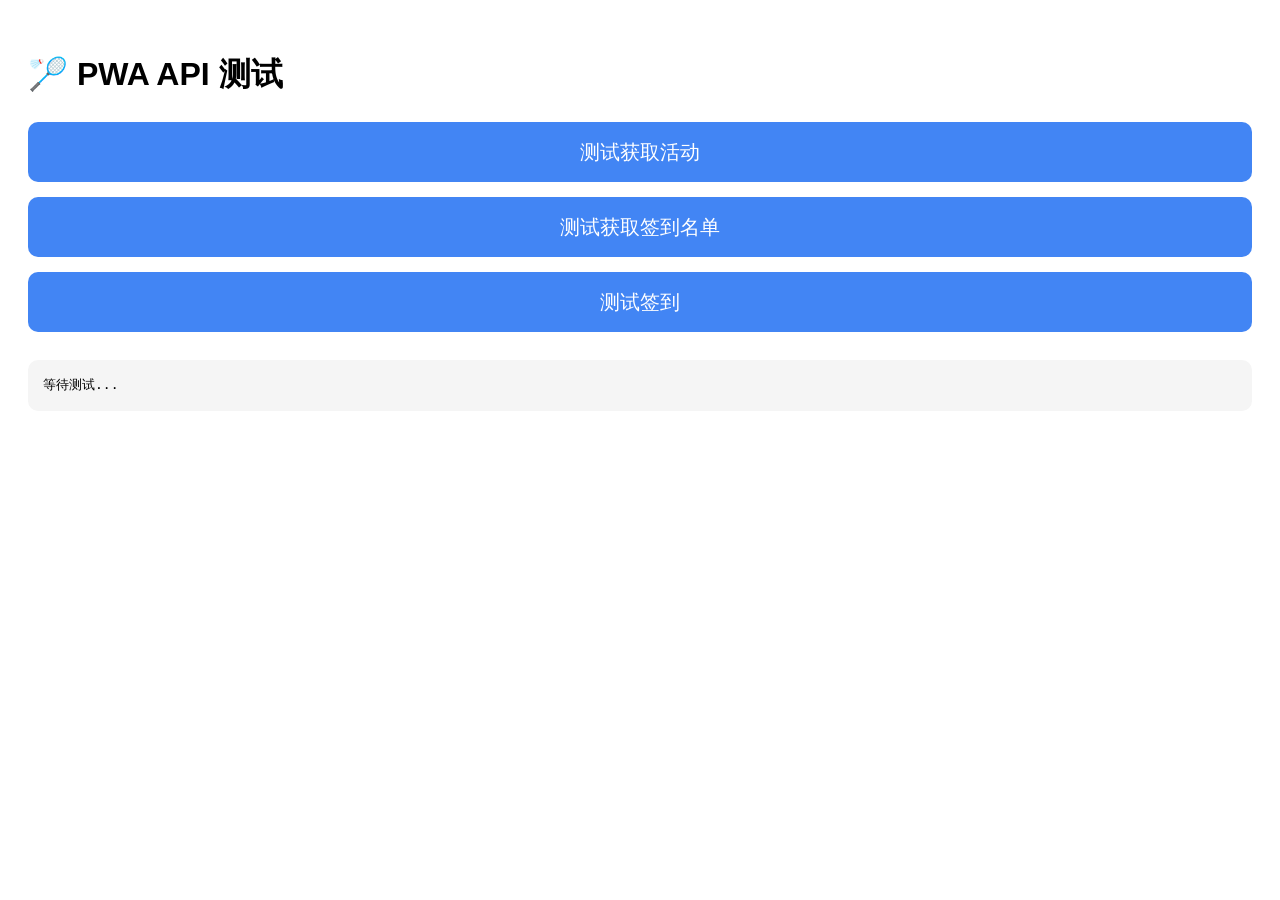
<file: test.html>
<!doctype html>
<html lang="zh-CN">
  <head>
    <meta charset="UTF-8" />

    <meta name="viewport" content="width=device-width, initial-scale=1.0" />

    <title>PWA API 测试</title>

    <style>
      body {
        font-family: Arial, sans-serif;
        padding: 20px;
        line-height: 1.6;
      }

      button {
        width: 100%;
        min-height: 60px;
        margin-bottom: 15px;
        font-size: 20px;
        border: none;
        border-radius: 10px;
        background: #4285f4;
        color: white;
      }

      pre {
        white-space: pre-wrap;
        word-break: break-all;
        background: #f5f5f5;
        padding: 15px;
        border-radius: 10px;
      }
    </style>
  </head>

  <body>
    <h1>🏸 PWA API 测试</h1>

    <button onclick="testActivities()">测试获取活动</button>

    <button onclick="testCheckinList()">测试获取签到名单</button>

    <button onclick="testCheckin()">测试签到</button>
    <pre id="result">等待测试...</pre>

    <script>
      // =====================================================
      // ⚠️ 改成你自己的 V1 GAS Web App /exec 地址
      // =====================================================

      const GAS_URL =
        "https://script.google.com/macros/s/AKfycbytMNkX7m-3KE79Izj1i4o2TucGVoJB6vAqjsl3RjTxe-bPfkKWBwHh_gg3Ag4guLgGtg/exec";

      // =====================================================
      // 显示结果
      // =====================================================

      function showResult(data) {
        document.getElementById("result").textContent = JSON.stringify(
          data,
          null,
          2,
        );
      }

      // =====================================================
      // 测试：获取活动
      // =====================================================

      async function testActivities() {
        showResult("正在请求活动列表...");

        try {
          const response = await fetch(GAS_URL, {
            method: "POST",

            headers: {
              "Content-Type": "text/plain;charset=utf-8",
            },

            body: JSON.stringify({
              action: "pwaCheckin",

              type: "getActivities",
            }),
          });

          const data = await response.json();

          showResult(data);
        } catch (error) {
          showResult({
            success: false,
            error: error.message,
          });
        }
      }

      // =====================================================
      // 测试：获取签到名单
      // =====================================================

      async function testCheckinList() {
        const activityID = prompt("请输入 ActivityID");

        if (!activityID) {
          return;
        }

        showResult("正在请求签到名单...");

        try {
          const response = await fetch(GAS_URL, {
            method: "POST",

            headers: {
              "Content-Type": "text/plain;charset=utf-8",
            },

            body: JSON.stringify({
              action: "pwaCheckin",

              type: "getCheckinList",

              activityID: activityID,
            }),
          });

          const data = await response.json();

          showResult(data);
        } catch (error) {
          showResult({
            success: false,
            error: error.message,
          });
        }
      }
      async function testCheckin() {
        const registrationID = prompt("请输入 RegistrationID");

        if (!registrationID) {
          return;
        }

        const paymentMethod = prompt("请输入付款方式：CASH 或 PAYPAY", "CASH");

        if (!paymentMethod) {
          return;
        }

        showResult("正在执行签到...");

        try {
          const response = await fetch(GAS_URL, {
            method: "POST",

            headers: {
              "Content-Type": "text/plain;charset=utf-8",
            },

            body: JSON.stringify({
              action: "pwaCheckin",

              type: "checkin",

              registrationID: registrationID,

              paymentMethod: paymentMethod,
            }),
          });

          const data = await response.json();

          showResult(data);
        } catch (error) {
          showResult({
            success: false,
            error: error.message,
          });
        }
      }
    </script>
  </body>
</html>
</file>
<file: style.css>
/* =========================================================
   全局
========================================================= */

*,
*::before,
*::after {
  box-sizing: border-box;
}

html,
body {
  width: 100%;
  min-width: 0;
  min-height: 100%;
  margin: 0;
  padding: 0;
  overflow-x: hidden;
}

body {
  background: #f3f6fa;
  color: #333;

  font-family: Arial, "Noto Sans SC", "Microsoft YaHei", sans-serif;

  -webkit-text-size-adjust: 100%;
}

button,
input,
select {
  font-family: inherit;
}

button {
  -webkit-tap-highlight-color: transparent;
  cursor: pointer;
}

button:active {
  opacity: 0.88;
  transform: scale(0.98);
}

/* =========================================================
   页面容器
========================================================= */

.container {
  width: 100%;
  max-width: none;

  margin: 0;

  padding: 10px 7px 40px;
}

/* =========================================================
   顶部
========================================================= */

.header {
  width: 100%;

  background: linear-gradient(135deg, #1976d2 0%, #2196f3 55%, #42a5f5 100%);

  color: white;

  padding: 28px 22px;

  border-radius: 15px;

  margin-bottom: 14px;

  box-shadow: 0 5px 15px rgba(25, 118, 210, 0.22);
}

/* 羽球活动 */

.home-header-title {
  margin: 0;

  font-size: 58px;

  line-height: 1.35;

  font-weight: 700;
}

/* 找到适合你的羽球活动 */

.home-header-subtitle {
  margin: 10px 0 0;

  font-size: 32px;

  line-height: 1.55;

  opacity: 0.94;
}

/* =========================================================
   首页快捷按钮
========================================================= */

.quick-actions {
  width: 100%;

  display: grid;

  grid-template-columns: repeat(3, 1fr);

  gap: 8px;

  margin-bottom: 16px;
}

.quick-button {
  width: 100%;

  min-height: 100px;

  padding: 18px 6px;

  border: 0;

  border-radius: 14px;

  background: white;

  color: #1976d2;

  font-size: 30px;

  font-weight: bold;

  box-shadow: 0 3px 9px rgba(0, 0, 0, 0.08);
}

/* 签到 */

.quick-button.checkin {
  background: #43a047;

  color: white;
}

/* =========================================================
   查找活动区域
========================================================= */

.filter-card {
  width: 100%;

  background: white;

  padding: 24px;

  border-radius: 16px;

  margin-bottom: 20px;

  box-shadow: 0 3px 10px rgba(0, 0, 0, 0.07);
}

/* =========================================================
   🔎 查找活动
   当前要求：48px
========================================================= */

.search-title {
  margin: 0 0 20px;

  font-size: 48px !important;

  line-height: 1.35;

  font-weight: bold;

  color: #333;
}

/* =========================================================
   📅 日期 / 📍 场地
   当前要求：40px
   ========================================================= */

.search-label {
  display: block;

  font-size: 40px !important;

  line-height: 1.4;

  font-weight: bold;

  color: #444;

  margin: 18px 0 10px;
}

/* =========================================================
   日期输入框
========================================================= */

.search-input,
.search-select {
  width: 100%;

  min-height: 82px;

  padding: 15px 18px;

  border: 2px solid #ddd;

  border-radius: 13px;

  background: white;

  color: #333;

  font-size: 42px;

  outline: none;
}

.search-input:focus,
.search-select:focus {
  border-color: #1976d2;

  box-shadow: 0 0 0 3px rgba(25, 118, 210, 0.12);
}

/* =========================================================
   全部 / 本周 / 本月
========================================================= */

.period-buttons {
  display: grid;

  grid-template-columns: repeat(3, 1fr);

  gap: 10px;

  margin-top: 20px;
}

.filter-btn {
  width: 100%;

  min-height: 76px;

  padding: 13px 7px;

  margin: 0;

  border: 2px solid #ddd;

  border-radius: 11px;

  background: #fafafa;

  color: #666;

  font-size: 38px;

  font-weight: bold;
}

.filter-btn.active {
  background: #1976d2;

  color: white;

  border-color: #1976d2;
}

/* =========================================================
   活动列表标题
========================================================= */

.section-title {
  display: flex;

  justify-content: space-between;

  align-items: center;

  margin: 26px 4px 14px;
}

.section-title h2 {
  margin: 0;

  font-size: 46px;

  line-height: 1.35;

  color: #333;
}

/* =========================================================
   活动卡片
========================================================= */

.activity-card {
  width: 100%;

  background: white;

  padding: 26px 24px;

  border-radius: 16px;

  margin-bottom: 16px;

  box-shadow: 0 3px 10px rgba(0, 0, 0, 0.07);
}

.activity-card h2 {
  margin: 0 0 18px;

  color: #1976d2;

  font-size: 43px;

  line-height: 1.45;

  font-weight: bold;
}

.activity-info {
  margin: 11px 0;

  font-size: 36px;

  line-height: 1.85;

  color: #555;
}

.activity-info span {
  margin-right: 8px;
}

/* =========================================================
   活动按钮
========================================================= */

.activity-card button {
  width: 100%;

  min-height: 82px;

  padding: 16px;

  margin-top: 20px;

  background: #1976d2;

  color: white;

  border: 0;

  border-radius: 11px;

  font-size: 40px;

  font-weight: bold;
}

.activity-card button:hover {
  background: #1565c0;
}

/* =========================================================
   没有活动
========================================================= */

.empty-card {
  width: 100%;

  background: white;

  padding: 50px 24px;

  text-align: center;

  border-radius: 15px;

  color: #888;

  font-size: 42px;

  line-height: 1.6;

  box-shadow: 0 3px 9px rgba(0, 0, 0, 0.06);
}

/* =========================================================
   签到区域
========================================================= */

.checkin-card {
  width: 100%;

  background: white;

  padding: 24px;

  border-radius: 15px;

  margin-bottom: 16px;

  box-shadow: 0 3px 10px rgba(0, 0, 0, 0.07);
}

.checkin-card h3 {
  margin: 0 0 8px;

  font-size: 43px;

  line-height: 1.4;

  color: #333;
}

.checkin-card p {
  margin: 0;

  font-size: 34px;

  line-height: 1.8;

  color: #777;
}

.checkin-btn {
  width: 100%;

  min-height: 82px;

  padding: 16px;

  margin-top: 18px;

  border: 0;

  border-radius: 11px;

  background: #43a047;

  color: white;

  font-size: 40px;

  font-weight: bold;
}

/* =========================================================
   我的报名
========================================================= */

.my-registration-card {
  width: 100%;

  background: white;

  padding: 24px;

  border-radius: 15px;

  margin-bottom: 16px;

  box-shadow: 0 3px 10px rgba(0, 0, 0, 0.07);
}

.my-registration-card h3 {
  margin: 0 0 8px;

  font-size: 43px;

  line-height: 1.4;
}

.my-registration-card p {
  margin: 0;

  color: #777;

  font-size: 34px;

  line-height: 1.8;
}

/* =========================================================
   管理员
========================================================= */

.admin-card {
  width: 100%;

  margin-top: 28px;

  background: white;

  padding: 24px;

  border-radius: 15px;

  box-shadow: 0 3px 10px rgba(0, 0, 0, 0.07);
}

.admin-title {
  margin: 0 0 8px;

  font-size: 43px;

  line-height: 1.4;
}

.admin-description {
  margin: 0;

  color: #777;

  font-size: 34px;

  line-height: 1.8;
}

.admin-button {
  width: 100%;

  min-height: 82px;

  padding: 16px;

  margin-top: 16px;

  background: #455a64;

  color: white;

  border: 0;

  border-radius: 11px;

  font-size: 40px;

  font-weight: bold;
}

.admin-button:hover {
  background: #37474f;
}

/* =========================================================
   管理员登录弹窗
========================================================= */

.admin-login-overlay {
  position: fixed;

  left: 0;
  top: 0;
  right: 0;
  bottom: 0;

  z-index: 9999;

  display: none;

  align-items: center;

  justify-content: center;

  padding: 20px;

  background: rgba(0, 0, 0, 0.55);
}

.admin-login-box {
  width: 100%;

  max-width: 600px;

  background: white;

  padding: 30px;

  border-radius: 20px;

  box-shadow: 0 15px 40px rgba(0, 0, 0, 0.25);
}

.admin-login-box h3 {
  margin: 0 0 12px;

  font-size: 48px;

  line-height: 1.4;
}

.admin-login-box p {
  margin: 0 0 20px;

  font-size: 36px;

  line-height: 1.7;

  color: #777;
}

.admin-login-box input {
  width: 100%;

  min-height: 88px;

  margin: 0;

  padding: 15px;

  font-size: 44px;

  text-align: center;

  border: 2px solid #ddd;

  border-radius: 12px;
}

.admin-login-buttons {
  display: grid;

  grid-template-columns: 1fr 1fr;

  gap: 12px;

  margin-top: 18px;
}

.admin-login-buttons button {
  width: 100%;

  min-height: 82px;

  border: 0;

  border-radius: 11px;

  font-size: 40px;

  font-weight: bold;
}

.admin-login-confirm {
  background: #1976d2;

  color: white;
}

.admin-login-cancel {
  background: #eee;

  color: #555;
}

.admin-login-error {
  margin-top: 12px;

  color: #d32f2f;

  font-size: 36px;

  line-height: 1.5;

  display: none;
}

/* =========================================================
   手机
   PWA 首页进一步缩小
========================================================= */

@media (max-width: 600px) {
  .container {
    width: 100%;
    max-width: none;
    padding: 10px 7px 40px;
  }

  /* 顶部 */

  .header {
    padding: 16px 14px;
    border-radius: 15px;
  }

  .home-header-title {
    font-size: 16px;
  }

  .home-header-subtitle {
    font-size: 12px;
  }

  /* 快捷按钮 */

  .quick-button {
    min-height: 55px;
    font-size: 12px;
  }

  /* 查找活动 */

  .search-title {
    font-size: 15px !important;
  }

  .search-label {
    font-size: 12px !important;
  }

  /* 输入框 */

  .search-input,
  .search-select {
    min-height: 50px;
    font-size: 12px;
  }

  /* 时间按钮 */

  .filter-btn {
    min-height: 48px;
    font-size: 11.5px;
  }

  /* 活动列表 */

  .section-title h2 {
    font-size: 15px;
  }

  .activity-card h2 {
    font-size: 13.5px;
  }

  .activity-info {
    font-size: 11px;
  }

  .activity-card button {
    min-height: 50px;
    font-size: 12px;
  }

  /* 其他 */

  .checkin-card h3,
  .my-registration-card h3,
  .admin-title {
    font-size: 14px;
  }

  .checkin-card p,
  .my-registration-card p,
  .admin-description {
    font-size: 11px;
  }

  .checkin-btn,
  .admin-button {
    min-height: 50px;
    font-size: 12px;
  }
}

/* =========================================================
   超小屏幕
========================================================= */

@media (max-width: 380px) {
  .container {
    padding: 8px 6px 35px;
  }

  .header {
    padding: 14px 12px;
  }

  .home-header-title {
    font-size: 14.5px;
  }

  .home-header-subtitle {
    font-size: 11px;
  }

  .quick-actions {
    gap: 8px;
  }

  .quick-button {
    min-height: 52px;
    font-size: 10.5px;
  }

  /* 查找活动 */

  .search-title {
    font-size: 13.5px !important;
  }

  .search-label {
    font-size: 11.5px !important;
  }

  /* 输入 */

  .search-input,
  .search-select {
    min-height: 46px;
    font-size: 11px;
  }

  /* 时间 */

  .filter-btn {
    min-height: 44px;
    font-size: 10.5px;
  }

  /* 活动 */

  .section-title h2 {
    font-size: 13.5px;
  }

  .activity-card {
    padding: 14px;
  }

  .activity-card h2 {
    font-size: 12.5px;
  }

  .activity-info {
    font-size: 10px;
  }

  .activity-card button {
    min-height: 46px;
    font-size: 11px;
  }

  /* 管理员登录 */

  .admin-login-box {
    padding: 18px;
  }

  .admin-login-box h3 {
    font-size: 13.5px;
  }

  .admin-login-box p {
    font-size: 10.5px;
  }

  .admin-login-box input {
    min-height: 46px;
    font-size: 11px;
  }

  .admin-login-buttons button {
    min-height: 44px;
    font-size: 10.5px;
  }
}

/* =========================================================
   最终强制覆盖
========================================================= */

@media (max-width: 600px) {
  .search-title {
    font-size: 15px !important;
  }

  .search-label {
    font-size: 12px !important;
  }
}

@media (max-width: 380px) {
  .search-title {
    font-size: 13.5px !important;
  }

  .search-label {
    font-size: 11.5px !important;
  }
}

.last-sync-time {
  margin-top: 4px;
  margin-bottom: 10px;
  font-size: 12px;
  color: #777;
}
</file>
